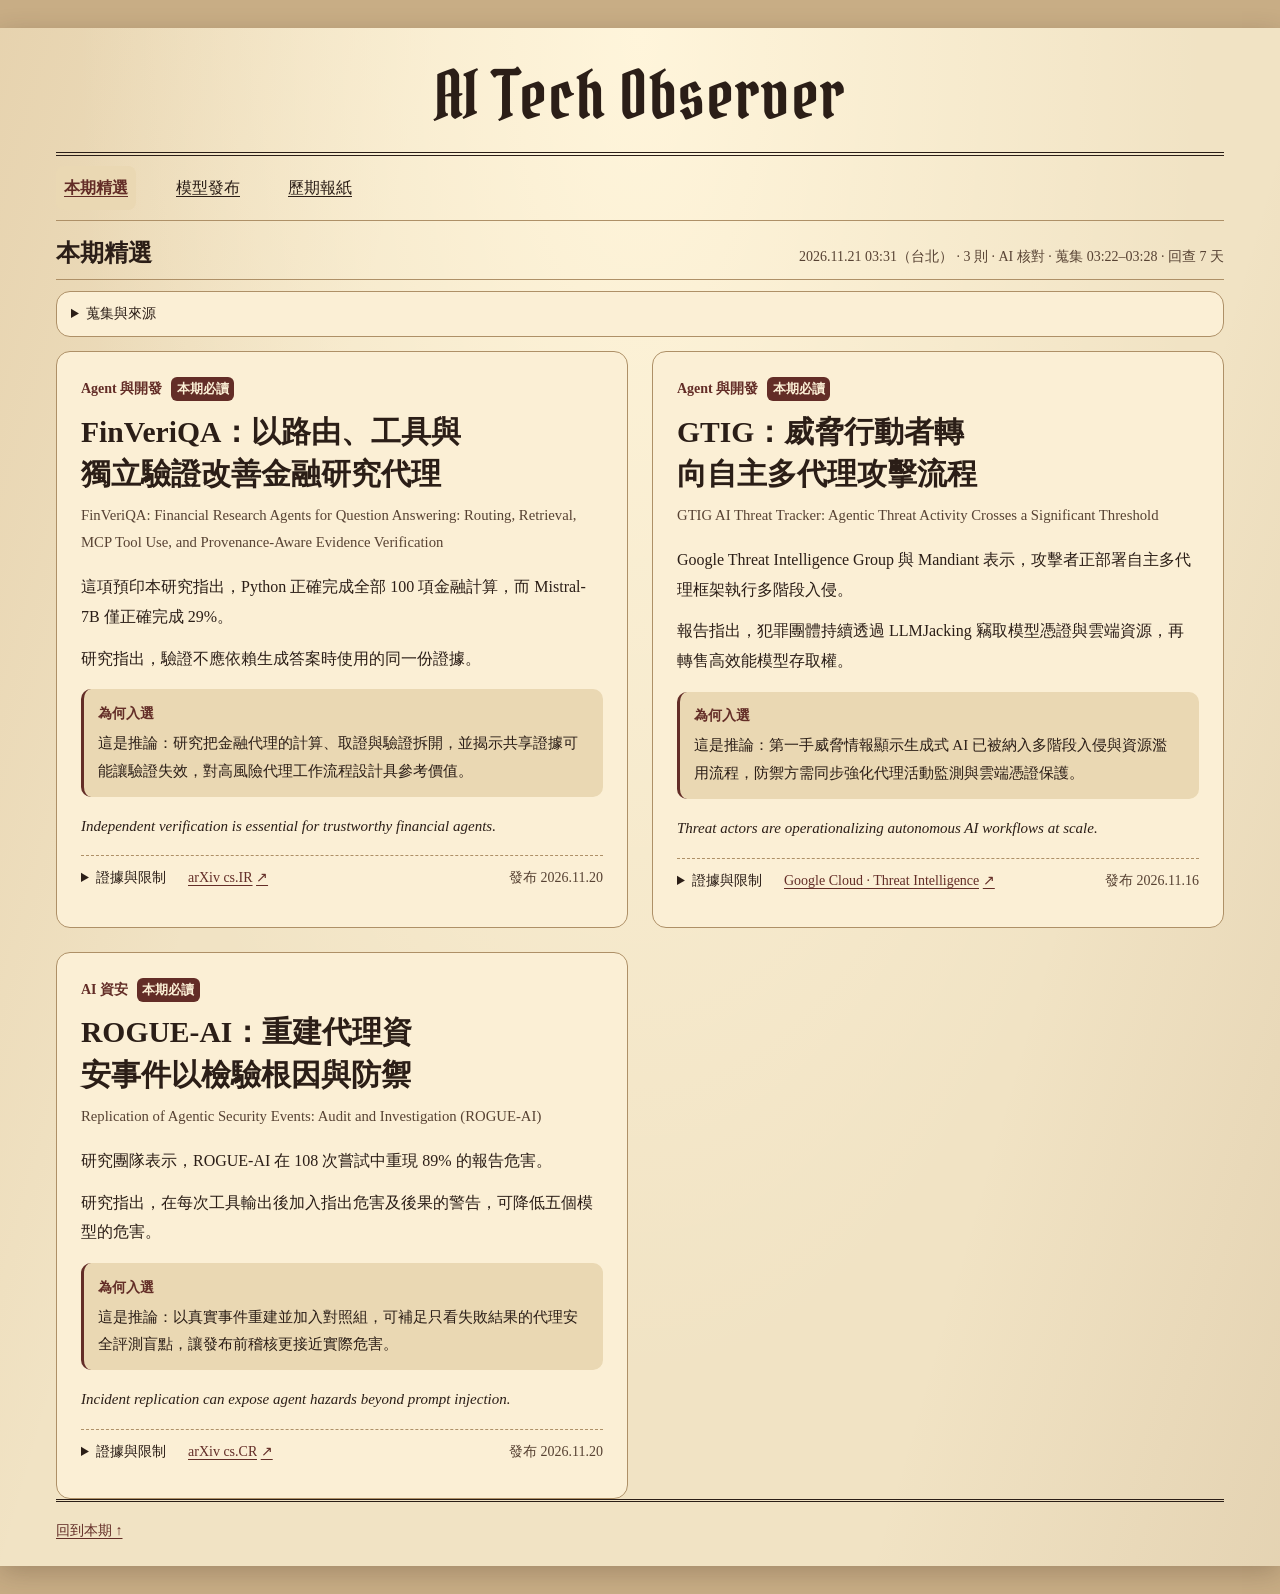
<file: index.html>
<!doctype html>
<html lang="zh-Hant-TW"><head><meta charset="utf-8"><meta name="viewport" content="width=device-width, initial-scale=1">
<meta http-equiv="Content-Security-Policy" content="default-src 'none'; style-src 'self'; script-src 'self'; font-src data:; img-src 'self'; connect-src 'none'; base-uri 'none'; form-action 'none'; object-src 'none'">
<meta name="referrer" content="no-referrer"><meta name="description" content="每兩天精選 AI 技術、Agent、RAG、資安與治理資訊，附可查證來源。">
<title>AI Tech Observer｜2026.11.21</title><link rel="stylesheet" href="assets/style.css"><script defer src="assets/app.js"></script></head>
<body><a class="skip-link" href="#latest">跳到本期文章</a><div class="paper"><header class="masthead">
<h1 lang="en"><a href="index.html">AI Tech Observer</a></h1></header>
<nav class="nav" aria-label="主要導覽"><a href="index.html" aria-current="page">本期精選</a><a href="releases/index.html">模型發布</a><a href="archive/index.html" id="archive">歷期報紙</a></nav>
<main><section id="latest" aria-labelledby="latest-title" tabindex="-1"><header class="section-heading reading-heading issue-heading"><h2 id="latest-title">本期精選</h2>
<p class="reading-meta"><time datetime="2026-11-20T19:31:51.470185+00:00"><span class="meta-full">2026.11.21 03:31（台北）</span><span class="meta-short">11.21</span></time> · 3 則 · AI 核對<span class="meta-coverage"> · 蒐集 03:22–03:28 · 回查 7 天</span></p></header>
<details class="coverage-notes"><summary>蒐集與來源</summary>
<p>期刊時間 2026.11.21 03:31（台北）</p>
<p>蒐集 2026.11.21 03:22 至 2026.11.21 03:28 · 回查 7 天</p><ul><li>OpenAI Newsroom：partial</li><li>數發部 · AI 產品與系統評測中心：failed</li><li>Australia AI Safety Institute：failed</li><li>Korea AI Safety Institute：failed</li></ul>
<search class="source-search" hidden><label for="source-query">搜尋本期來源</label>
<input id="source-query" type="search" placeholder="來源名稱或文章標題" spellcheck="false" autocorrect="off" autocapitalize="none" enterkeyhint="search">
<p id="source-search-status" role="status"></p></search>
<ul id="source-index" class="source-index"><li data-original-title="FinVeriQA: Financial Research Agents for Question Answering: Routing, Retrieval, MCP Tool Use, and Provenance-Aware Evidence Verification"><a href="#story-5ffc351eba205ee2b5cb">FinVeriQA：以路由、工具與獨立驗證改善金融研究代理</a><span>arXiv cs.IR</span></li><li data-original-title="GTIG AI Threat Tracker: Agentic Threat Activity Crosses a Significant Threshold"><a href="#story-19ffc913dde56b3a27cf">GTIG：威脅行動者轉向自主多代理攻擊流程</a><span>Google Cloud · Threat Intelligence</span></li><li data-original-title="Replication of Agentic Security Events: Audit and Investigation (ROGUE-AI)"><a href="#story-d8936dff35f46b41a481">ROGUE-AI：重建代理資安事件以檢驗根因與防禦</a><span>arXiv cs.CR</span></li></ul></details>
<div class="stories"><article class="story lead-story" id="story-5ffc351eba205ee2b5cb">
      <div class="story-kicker"><span>Agent 與開發</span><span class="tag essential">本期必讀</span></div>
      <h3>FinVeriQA：以路由、工具與獨立驗證改善金融研究代理</h3><p class="original-title" lang="en">FinVeriQA: Financial Research Agents for Question Answering: Routing, Retrieval, MCP Tool Use, and Provenance-Aware Evidence Verification</p>
      <div class="claim-text"><p>這項預印本研究指出，Python 正確完成全部 100 項金融計算，而 Mistral-7B 僅正確完成 29%。</p><p>研究指出，驗證不應依賴生成答案時使用的同一份證據。</p></div>
      <aside class="why"><strong>為何入選</strong><p>這是推論：研究把金融代理的計算、取證與驗證拆開，並揭示共享證據可能讓驗證失效，對高風險代理工作流程設計具參考價值。</p></aside>
      <p class="takeaway" lang="en">Independent verification is essential for trustworthy financial agents.</p>
      <footer class="source-line">
        <details class="story-evidence"><summary aria-label="證據與限制">證據<span class="meta-full">與限制</span></summary>
        <p>僅讀取 arXiv 摘要；研究為預印本，結果來自其作者所述實驗，未有本文全文或獨立重現。</p><p class="evidence-label">僅閱讀摘要 · 預印本・審查狀態未確認</p><blockquote cite="https://arxiv.org/abs/2611.25071">Mistral-7B computed 29% of 100 financial calculations correctly</blockquote><blockquote cite="https://arxiv.org/abs/2611.25071">Verification must be independent</blockquote>
        <p class="evidence-source">arXiv cs.IR · 2026.11.20</p></details>
        <a class="story-source" href="https://arxiv.org/abs/2611.25071" title="arXiv cs.IR" target="_blank" rel="noopener noreferrer"><span>arXiv cs.IR</span><span aria-hidden="true">↗</span></a>
        <span class="story-date"><span class="meta-full">發布 </span><time datetime="2026-11-20T05:00:00+00:00">2026.11.20</time></span>
      </footer>
    </article><article class="story lead-story" id="story-19ffc913dde56b3a27cf">
      <div class="story-kicker"><span>Agent 與開發</span><span class="tag essential">本期必讀</span></div>
      <h3>GTIG：威脅行動者轉向自主多代理攻擊流程</h3><p class="original-title" lang="en">GTIG AI Threat Tracker: Agentic Threat Activity Crosses a Significant Threshold</p>
      <div class="claim-text"><p>Google Threat Intelligence Group 與 Mandiant 表示，攻擊者正部署自主多代理框架執行多階段入侵。</p><p>報告指出，犯罪團體持續透過 LLMJacking 竊取模型憑證與雲端資源，再轉售高效能模型存取權。</p></div>
      <aside class="why"><strong>為何入選</strong><p>這是推論：第一手威脅情報顯示生成式 AI 已被納入多階段入侵與資源濫用流程，防禦方需同步強化代理活動監測與雲端憑證保護。</p></aside>
      <p class="takeaway" lang="en">Threat actors are operationalizing autonomous AI workflows at scale.</p>
      <footer class="source-line">
        <details class="story-evidence"><summary aria-label="證據與限制">證據<span class="meta-full">與限制</span></summary>
        <p>僅讀取 Google Threat Intelligence 網頁摘錄；內容為發布者依遙測與事件應變經驗提出的威脅評估，未提供完整方法與原始資料。</p><p class="evidence-label">已擷取網頁文字 · 第一手資料</p><blockquote cite="https://cloud.google.com/blog/topics/threat-intelligence/agentic-threat-activity-crosses-a-significant-threshold">autonomous multi-agent offensive frameworks</blockquote><blockquote cite="https://cloud.google.com/blog/topics/threat-intelligence/agentic-threat-activity-crosses-a-significant-threshold">profit from LLMJacking</blockquote>
        <p class="evidence-source">Google Cloud · Threat Intelligence · 2026.11.16</p></details>
        <a class="story-source" href="https://cloud.google.com/blog/topics/threat-intelligence/agentic-threat-activity-crosses-a-significant-threshold" title="Google Cloud · Threat Intelligence" target="_blank" rel="noopener noreferrer"><span>Google Cloud · Threat Intelligence</span><span aria-hidden="true">↗</span></a>
        <span class="story-date"><span class="meta-full">發布 </span><time datetime="2026-11-16T14:00:00+00:00">2026.11.16</time></span>
      </footer>
    </article><article class="story lead-story" id="story-d8936dff35f46b41a481">
      <div class="story-kicker"><span>AI 資安</span><span class="tag essential">本期必讀</span></div>
      <h3>ROGUE-AI：重建代理資安事件以檢驗根因與防禦</h3><p class="original-title" lang="en">Replication of Agentic Security Events: Audit and Investigation (ROGUE-AI)</p>
      <div class="claim-text"><p>研究團隊表示，ROGUE-AI 在 108 次嘗試中重現 89% 的報告危害。</p><p>研究指出，在每次工具輸出後加入指出危害及後果的警告，可降低五個模型的危害。</p></div>
      <aside class="why"><strong>為何入選</strong><p>這是推論：以真實事件重建並加入對照組，可補足只看失敗結果的代理安全評測盲點，讓發布前稽核更接近實際危害。</p></aside>
      <p class="takeaway" lang="en">Incident replication can expose agent hazards beyond prompt injection.</p>
      <footer class="source-line">
        <details class="story-evidence"><summary aria-label="證據與限制">證據<span class="meta-full">與限制</span></summary>
        <p>僅讀取 arXiv 摘要；研究為預印本，事件重建結果與模型範圍受作者設定的 108 次案例及五個模型限制。</p><p class="evidence-label">僅閱讀摘要 · 預印本・審查狀態未確認</p><blockquote cite="https://arxiv.org/abs/2611.26553">reproduce the reported harm in 89%</blockquote><blockquote cite="https://arxiv.org/abs/2611.26553">warning after each tool output</blockquote>
        <p class="evidence-source">arXiv cs.CR · 2026.11.20</p></details>
        <a class="story-source" href="https://arxiv.org/abs/2611.26553" title="arXiv cs.CR" target="_blank" rel="noopener noreferrer"><span>arXiv cs.CR</span><span aria-hidden="true">↗</span></a>
        <span class="story-date"><span class="meta-full">發布 </span><time datetime="2026-11-20T05:00:00+00:00">2026.11.20</time></span>
      </footer>
    </article></div></section></main>
<footer class="paper-footer"><a href="#latest">回到本期 ↑</a></footer></div></body></html>
</file>
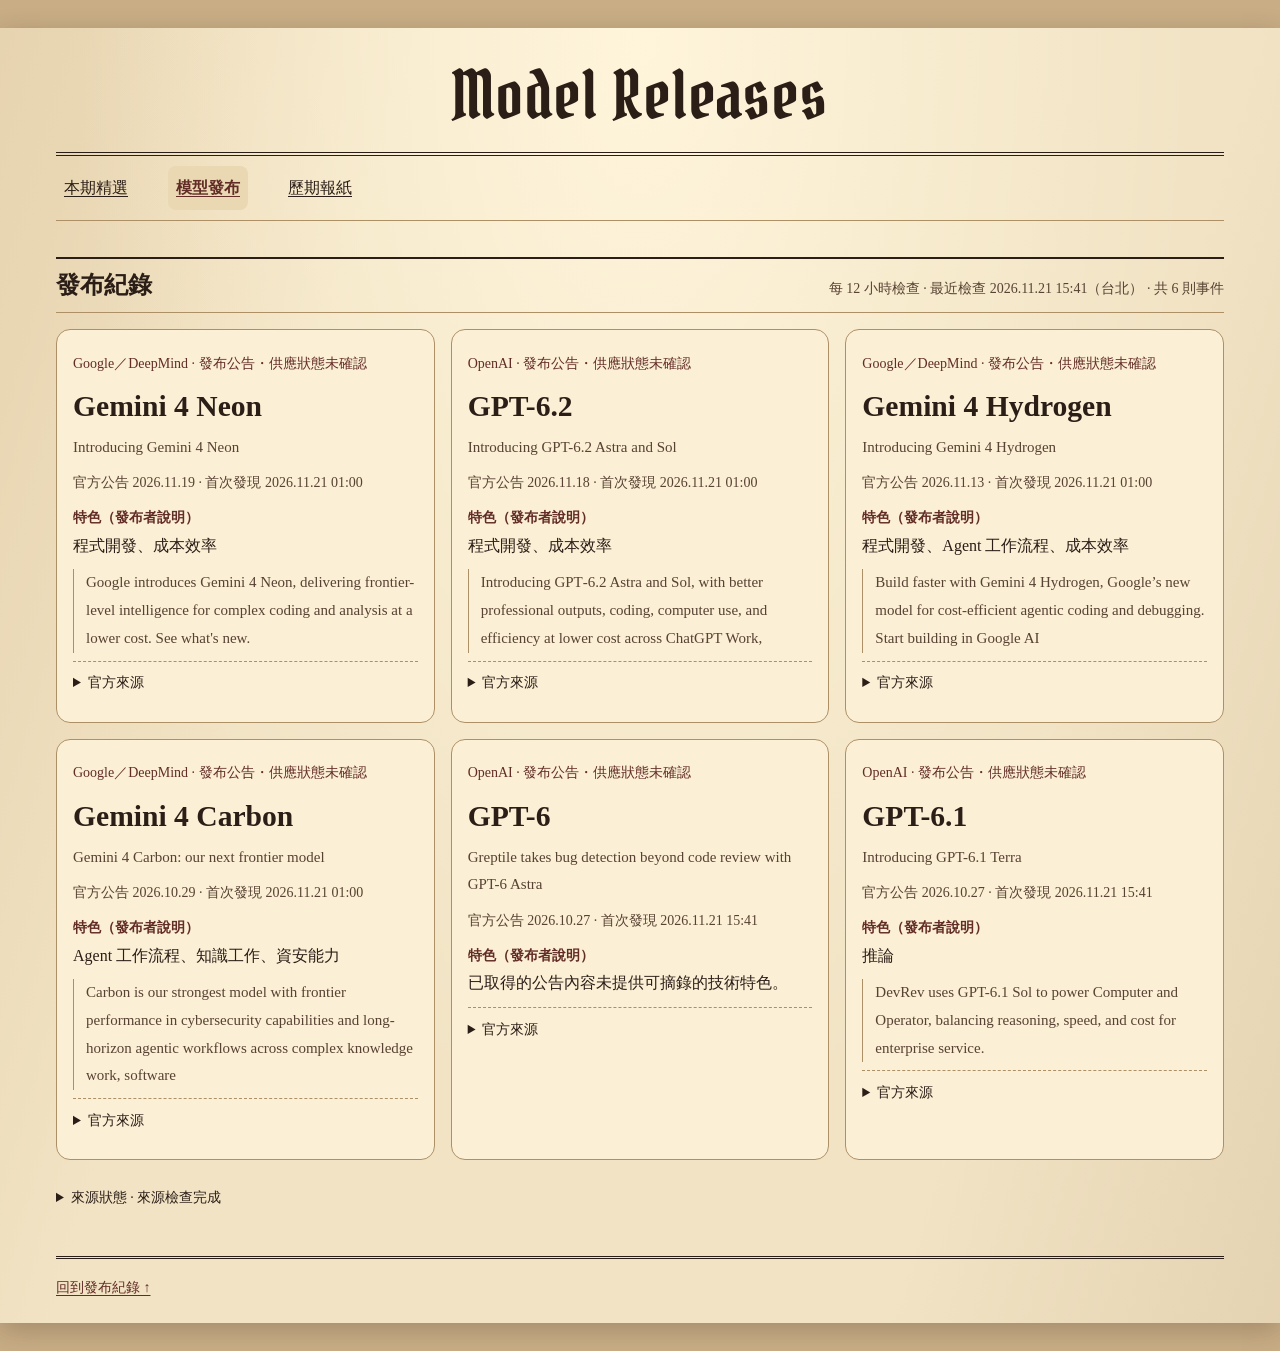
<file: releases/index.html>
<!doctype html><html lang="zh-Hant-TW"><head><meta charset="utf-8"><meta name="viewport" content="width=device-width, initial-scale=1">
<meta http-equiv="Content-Security-Policy" content="default-src 'none'; style-src 'self'; font-src data:; img-src 'self'; connect-src 'none'; base-uri 'none'; form-action 'none'; object-src 'none'">
<meta name="referrer" content="no-referrer"><title>Model Releases｜AI Tech Observer</title><link rel="stylesheet" href="../assets/style.css"></head>
<body><a class="skip-link" href="#model-releases">跳到發布紀錄</a><div class="paper"><header class="masthead"><h1 lang="en">Model Releases</h1></header>
<nav class="nav" aria-label="主要導覽"><a href="../index.html">本期精選</a><a href="index.html" aria-current="page">模型發布</a><a href="../archive/index.html">歷期報紙</a></nav><main><section class="model-releases" id="model-releases" aria-labelledby="releases-title" tabindex="-1"><header class="section-heading reading-heading"><h2 id="releases-title">發布紀錄</h2>
<p class="reading-meta release-status">每 12 小時<span class="meta-full">檢查</span> · <span class="meta-full">最近檢查 </span><time datetime="2026-11-21T07:41:57.641152+00:00"><span class="meta-full">2026.11.21 15:41（台北）</span><span class="meta-short">11.21 15:41</span></time><span class="meta-full"> · 共 6 則事件</span></p></header>
<div class="release-grid"><article class="release-card" id="model-c19b49d09e2fc3d4ced1">
<p class="release-kicker">Google／DeepMind · 發布公告・供應狀態未確認</p>
<h3>Gemini 4 Neon</h3>
<p class="release-title">Introducing Gemini 4 Neon</p>
<p class="release-date">官方公告 2026.11.19 · 首次發現 2026.11.21 01:00</p>
<p class="release-feature"><strong>特色（發布者說明）</strong> 程式開發、成本效率</p><blockquote class="feature-quote" cite="https://blog.google/innovation-and-ai/models-and-research/gemini-models/introducing-gemini-4-neon/">Google introduces Gemini 4 Neon, delivering frontier-level intelligence for complex coding and analysis at a lower cost. See what&#x27;s new.</blockquote>
<details><summary>官方來源</summary><ul><li><a href="https://blog.google/innovation-and-ai/models-and-research/gemini-models/introducing-gemini-4-neon/" target="_blank" rel="noopener noreferrer">Introducing Gemini 4 Neon</a><p>官方公告 2026.11.19 · 已擷取網頁文字</p></li></ul></details></article><article class="release-card" id="model-9075961c66e4d0e620cb">
<p class="release-kicker">OpenAI · 發布公告・供應狀態未確認</p>
<h3>GPT-6.2</h3>
<p class="release-title">Introducing GPT-6.2 Astra and Sol</p>
<p class="release-date">官方公告 2026.11.18 · 首次發現 2026.11.21 01:00</p>
<p class="release-feature"><strong>特色（發布者說明）</strong> 程式開發、成本效率</p><blockquote class="feature-quote" cite="https://openai.com/index/introducing-gpt-6-2-astra-sol/">Introducing GPT‑6.2 Astra and Sol, with better professional outputs, coding, computer use, and efficiency at lower cost across ChatGPT Work,</blockquote>
<details><summary>官方來源</summary><ul><li><a href="https://openai.com/index/introducing-gpt-6-2-astra-sol/" target="_blank" rel="noopener noreferrer">Introducing GPT-6.2 Astra and Sol</a><p>官方公告 2026.11.18 · 已擷取網頁文字</p></li><li><a href="https://openai.com/index/introducing-gpt-6-2-astra-sol" target="_blank" rel="noopener noreferrer">Introducing GPT-6.2 Astra and Sol</a><p>官方公告 2026.11.18 · 僅閱讀官方 Feed 摘錄</p><blockquote cite="https://openai.com/index/introducing-gpt-6-2-astra-sol">Introducing GPT‑6.2 Astra and Sol, with better professional outputs, coding, computer use, and efficiency at lower cost across ChatGPT Work,</blockquote></li></ul></details></article><article class="release-card" id="model-27c472d9db36afff149d">
<p class="release-kicker">Google／DeepMind · 發布公告・供應狀態未確認</p>
<h3>Gemini 4 Hydrogen</h3>
<p class="release-title">Introducing Gemini 4 Hydrogen</p>
<p class="release-date">官方公告 2026.11.13 · 首次發現 2026.11.21 01:00</p>
<p class="release-feature"><strong>特色（發布者說明）</strong> 程式開發、Agent 工作流程、成本效率</p><blockquote class="feature-quote" cite="https://blog.google/innovation-and-ai/technology/developers-tools/build-with-gemini-4-hydrogen/">Build faster with Gemini 4 Hydrogen, Google’s new model for cost-efficient agentic coding and debugging. Start building in Google AI</blockquote>
<details><summary>官方來源</summary><ul><li><a href="https://blog.google/innovation-and-ai/technology/developers-tools/build-with-gemini-4-hydrogen/" target="_blank" rel="noopener noreferrer">Gemini 4 Hydrogen: everyday coding and agentic workflows for developers</a><p>官方公告 2026.11.13 · 已擷取網頁文字</p></li><li><a href="https://blog.google/innovation-and-ai/models-and-research/gemini-models/introducing-gemini-4-hydrogen/" target="_blank" rel="noopener noreferrer">Introducing Gemini 4 Hydrogen</a><p>官方公告 2026.11.13 · 已擷取網頁文字</p><blockquote cite="https://blog.google/innovation-and-ai/models-and-research/gemini-models/introducing-gemini-4-hydrogen/">Google introduces Gemini 4 Hydrogen, a fast, cost-efficient model built for reliable agentic workflows and everyday tasks. Get the details.</blockquote></li></ul></details></article><article class="release-card" id="model-f093c948888ae6063556">
<p class="release-kicker">Google／DeepMind · 發布公告・供應狀態未確認</p>
<h3>Gemini 4 Carbon</h3>
<p class="release-title">Gemini 4 Carbon: our next frontier model</p>
<p class="release-date">官方公告 2026.10.29 · 首次發現 2026.11.21 01:00</p>
<p class="release-feature"><strong>特色（發布者說明）</strong> Agent 工作流程、知識工作、資安能力</p><blockquote class="feature-quote" cite="https://blog.google/innovation-and-ai/models-and-research/gemini-models/gemini-4-carbon-now-available/">Carbon is our strongest model with frontier performance in cybersecurity capabilities and long-horizon agentic workflows across complex knowledge work, software</blockquote>
<details><summary>官方來源</summary><ul><li><a href="https://blog.google/innovation-and-ai/models-and-research/gemini-models/gemini-4-carbon-now-available/" target="_blank" rel="noopener noreferrer">Gemini 4 Carbon is now available</a><p>官方公告 2026.11.11 · 已擷取網頁文字</p></li><li><a href="https://blog.google/innovation-and-ai/models-and-research/gemini-models/introducing-gemini-4-carbon/" target="_blank" rel="noopener noreferrer">Gemini 4 Carbon: our next frontier model</a><p>官方公告 2026.10.29 · 已擷取網頁文字</p><blockquote cite="https://blog.google/innovation-and-ai/models-and-research/gemini-models/introducing-gemini-4-carbon/">It shows significant gains across coding and agentic tasks as well as across key capabilities critical for cybersecurity defense, landing</blockquote></li></ul></details></article><article class="release-card" id="model-62c8a0fd0dfec2737291">
<p class="release-kicker">OpenAI · 發布公告・供應狀態未確認</p>
<h3>GPT-6</h3>
<p class="release-title">Greptile takes bug detection beyond code review with GPT-6 Astra</p>
<p class="release-date">官方公告 2026.10.27 · 首次發現 2026.11.21 15:41</p>
<p class="release-feature"><strong>特色（發布者說明）</strong> 已取得的公告內容未提供可摘錄的技術特色。</p>
<details><summary>官方來源</summary><ul><li><a href="https://openai.com/index/greptile-code-review-codex-astra/" target="_blank" rel="noopener noreferrer">Greptile takes bug detection beyond code review with GPT-6 Astra</a><p>官方公告 2026.10.27 · 已擷取網頁文字</p><blockquote cite="https://openai.com/index/greptile-code-review-codex-astra/">OpenAI October 26, 2026 Startup Greptile takes bug detection beyond code review with GPT‑6 Astra How Greptile uses GPT‑6 Astra</blockquote></li></ul></details></article><article class="release-card" id="model-8dcf1cf3661a0d83661c">
<p class="release-kicker">OpenAI · 發布公告・供應狀態未確認</p>
<h3>GPT-6.1</h3>
<p class="release-title">Introducing GPT-6.1 Terra</p>
<p class="release-date">官方公告 2026.10.27 · 首次發現 2026.11.21 15:41</p>
<p class="release-feature"><strong>特色（發布者說明）</strong> 推論</p><blockquote class="feature-quote" cite="https://openai.com/index/devrev-enterprise-self-service/">DevRev uses GPT-6.1 Sol to power Computer and Operator, balancing reasoning, speed, and cost for enterprise service.</blockquote>
<details><summary>官方來源</summary><ul><li><a href="https://openai.com/index/devrev-enterprise-self-service/" target="_blank" rel="noopener noreferrer">DevRev delivers autonomous self-service with GPT-6.1 Sol</a><p>官方公告 2026.11.04 · 已擷取網頁文字</p></li><li><a href="https://openai.com/index/introducing-gpt-6-1-terra/" target="_blank" rel="noopener noreferrer">Introducing GPT-6.1 Terra</a><p>官方公告 2026.10.27 · 已擷取網頁文字</p><blockquote cite="https://openai.com/index/introducing-gpt-6-1-terra/">introducing GPT-6.1 Terra , a fast, efficient model that combines detailed visual reasoning and precise computer use alongside clearer, more</blockquote></li></ul></details></article></div>
<details class="release-health"><summary>來源狀態 · 來源檢查完成</summary><p>最近檢查 2026.11.21 15:41（台北） · 共 6 則事件</p><ul><li>OpenAI Newsroom：已檢查</li><li>Anthropic News：已檢查</li><li>Google DeepMind Blog：已檢查</li><li>Google Blog · Gemini Models：已檢查</li><li>Meta AI Blog：已檢查</li><li>DeepSeek Change Log：已檢查</li><li>Qwen Official Research Index：已檢查</li><li>Qwen Official Model Repositories：已檢查</li></ul>
<p>特色來自發布者公告。公告日期、供應狀態與授權以原文為準。</p></details></section></main>
<footer class="paper-footer"><a href="#model-releases">回到發布紀錄 ↑</a></footer></div></body></html>
</file>
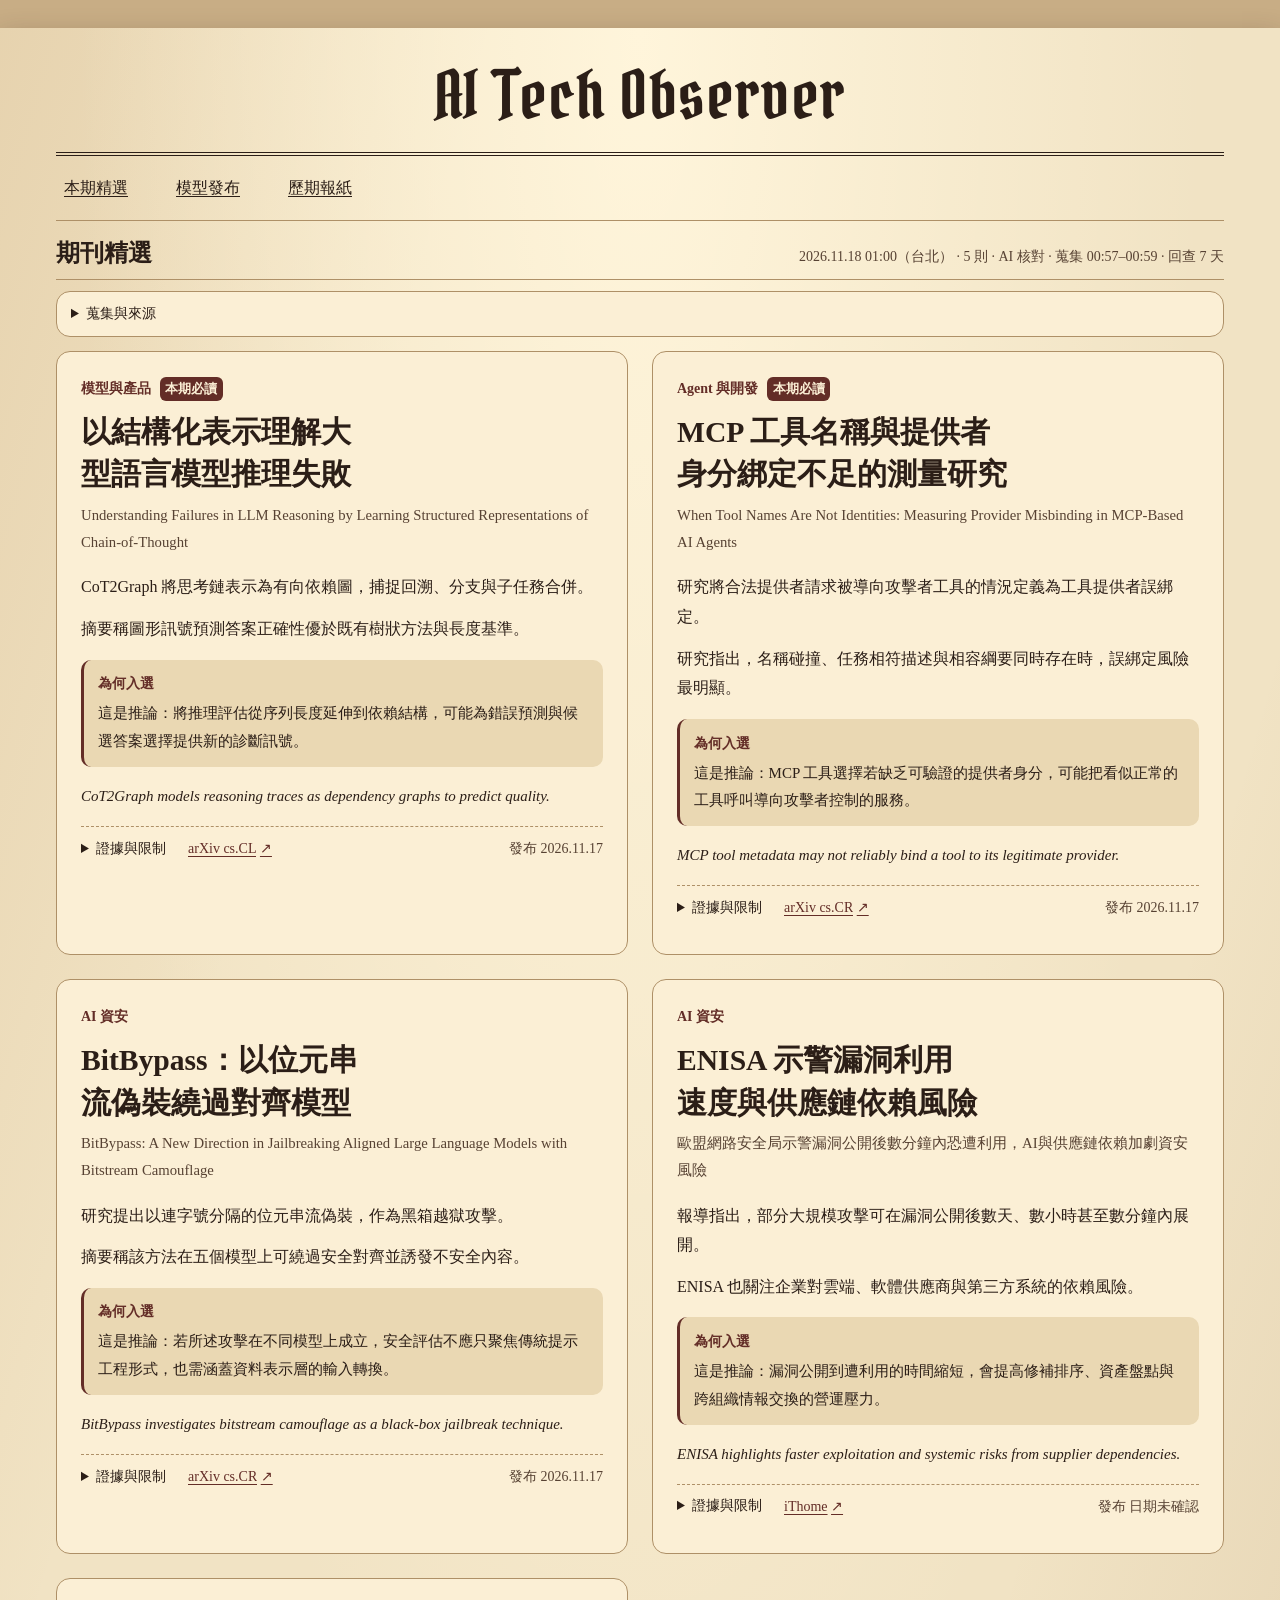
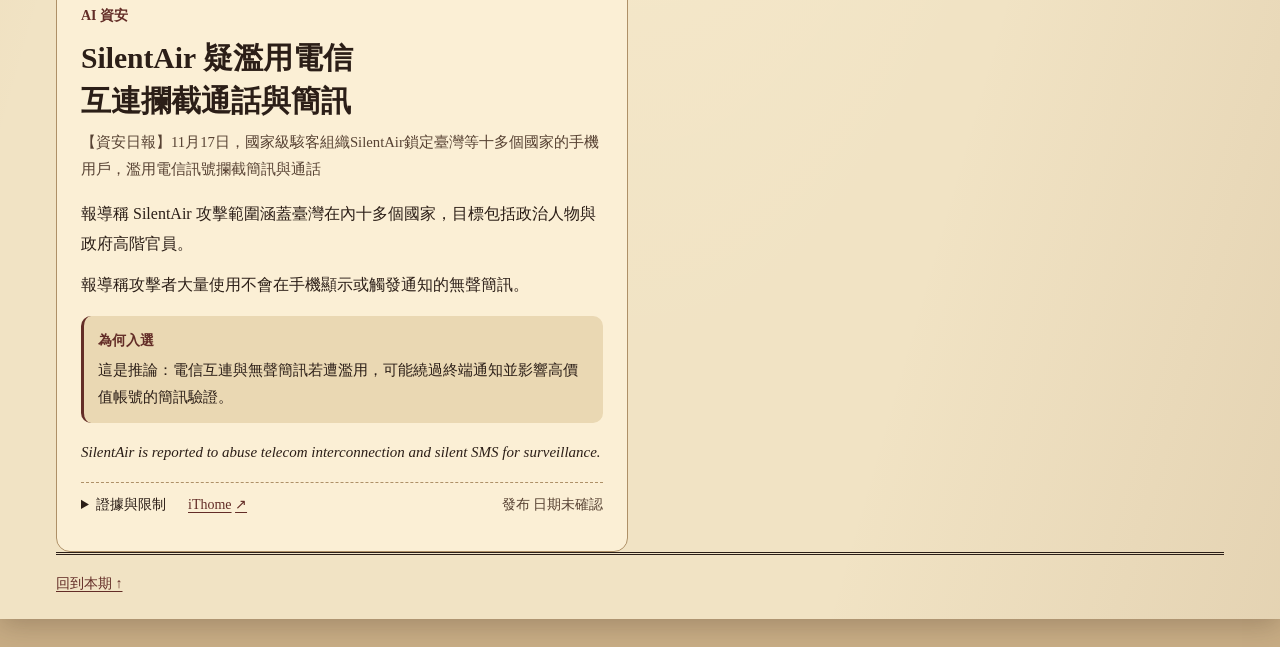
<file: issues/issue-1548b72e7cf8984d/index.html>
<!doctype html>
<html lang="zh-Hant-TW"><head><meta charset="utf-8"><meta name="viewport" content="width=device-width, initial-scale=1">
<meta http-equiv="Content-Security-Policy" content="default-src 'none'; style-src 'self'; script-src 'self'; font-src data:; img-src 'self'; connect-src 'none'; base-uri 'none'; form-action 'none'; object-src 'none'">
<meta name="referrer" content="no-referrer"><meta name="description" content="每兩天精選 AI 技術、Agent、RAG、資安與治理資訊，附可查證來源。">
<title>AI Tech Observer｜2026.11.18</title><link rel="stylesheet" href="../../assets/style.css"><script defer src="../../assets/app.js"></script></head>
<body><a class="skip-link" href="#latest">跳到本期文章</a><div class="paper"><header class="masthead">
<h1 lang="en"><a href="../../index.html">AI Tech Observer</a></h1></header>
<nav class="nav" aria-label="主要導覽"><a href="../../index.html">本期精選</a><a href="../../releases/index.html">模型發布</a><a href="../../archive/index.html">歷期報紙</a></nav>
<main><section id="latest" aria-labelledby="latest-title" tabindex="-1"><header class="section-heading reading-heading issue-heading"><h2 id="latest-title">期刊精選</h2>
<p class="reading-meta"><time datetime="2026-11-17T17:00:00.925080+00:00"><span class="meta-full">2026.11.18 01:00（台北）</span><span class="meta-short">11.18</span></time> · 5 則 · AI 核對<span class="meta-coverage"> · 蒐集 00:57–00:59 · 回查 7 天</span></p></header>
<details class="coverage-notes"><summary>蒐集與來源</summary>
<p>期刊時間 2026.11.18 01:00（台北）</p>
<p>蒐集 2026.11.18 00:57 至 2026.11.18 00:59 · 回查 7 天</p><ul><li>OpenAI Newsroom：partial</li></ul>
<search class="source-search" hidden><label for="source-query">搜尋本期來源</label>
<input id="source-query" type="search" placeholder="來源名稱或文章標題" spellcheck="false" autocorrect="off" autocapitalize="none" enterkeyhint="search">
<p id="source-search-status" role="status"></p></search>
<ul id="source-index" class="source-index"><li data-original-title="Understanding Failures in LLM Reasoning by Learning Structured Representations of Chain-of-Thought"><a href="#story-6f3a37a6cb5a63295b57">以結構化表示理解大型語言模型推理失敗</a><span>arXiv cs.CL</span></li><li data-original-title="When Tool Names Are Not Identities: Measuring Provider Misbinding in MCP-Based AI Agents"><a href="#story-ed636a10bf61a76db570">MCP 工具名稱與提供者身分綁定不足的測量研究</a><span>arXiv cs.CR</span></li><li data-original-title="BitBypass: A New Direction in Jailbreaking Aligned Large Language Models with Bitstream Camouflage"><a href="#story-3fdbf4f9b178be4c802b">BitBypass：以位元串流偽裝繞過對齊模型</a><span>arXiv cs.CR</span></li><li data-original-title="歐盟網路安全局示警漏洞公開後數分鐘內恐遭利用，AI與供應鏈依賴加劇資安風險"><a href="#story-40868db9f48389b1e724">ENISA 示警漏洞利用速度與供應鏈依賴風險</a><span>iThome</span></li><li data-original-title="【資安日報】11月17日，國家級駭客組織SilentAir鎖定臺灣等十多個國家的手機用戶，濫用電信訊號攔截簡訊與通話"><a href="#story-0671ed41fcad32c95145">SilentAir 疑濫用電信互連攔截通話與簡訊</a><span>iThome</span></li></ul></details>
<div class="stories"><article class="story lead-story" id="story-6f3a37a6cb5a63295b57">
      <div class="story-kicker"><span>模型與產品</span><span class="tag essential">本期必讀</span></div>
      <h3>以結構化表示理解大型語言模型推理失敗</h3><p class="original-title" lang="en">Understanding Failures in LLM Reasoning by Learning Structured Representations of Chain-of-Thought</p>
      <div class="claim-text"><p>CoT2Graph 將思考鏈表示為有向依賴圖，捕捉回溯、分支與子任務合併。</p><p>摘要稱圖形訊號預測答案正確性優於既有樹狀方法與長度基準。</p></div>
      <aside class="why"><strong>為何入選</strong><p>這是推論：將推理評估從序列長度延伸到依賴結構，可能為錯誤預測與候選答案選擇提供新的診斷訊號。</p></aside>
      <p class="takeaway" lang="en">CoT2Graph models reasoning traces as dependency graphs to predict quality.</p>
      <footer class="source-line">
        <details class="story-evidence"><summary aria-label="證據與限制">證據<span class="meta-full">與限制</span></summary>
        <p>僅讀取預印本摘要；未核驗模型、資料集、比較基準與效果是否可重現。</p><p class="evidence-label">僅閱讀摘要 · 預印本・審查狀態未確認</p><blockquote cite="https://arxiv.org/abs/2611.18611">represents CoT traces as directed dependency graphs</blockquote><blockquote cite="https://arxiv.org/abs/2611.18611">graph-based signals better predict</blockquote>
        <p class="evidence-source">arXiv cs.CL · 2026.11.17</p></details>
        <a class="story-source" href="https://arxiv.org/abs/2611.18611" title="arXiv cs.CL" target="_blank" rel="noopener noreferrer"><span>arXiv cs.CL</span><span aria-hidden="true">↗</span></a>
        <span class="story-date"><span class="meta-full">發布 </span><time datetime="2026-11-17T05:00:00+00:00">2026.11.17</time></span>
      </footer>
    </article><article class="story lead-story" id="story-ed636a10bf61a76db570">
      <div class="story-kicker"><span>Agent 與開發</span><span class="tag essential">本期必讀</span></div>
      <h3>MCP 工具名稱與提供者身分綁定不足的測量研究</h3><p class="original-title" lang="en">When Tool Names Are Not Identities: Measuring Provider Misbinding in MCP-Based AI Agents</p>
      <div class="claim-text"><p>研究將合法提供者請求被導向攻擊者工具的情況定義為工具提供者誤綁定。</p><p>研究指出，名稱碰撞、任務相符描述與相容綱要同時存在時，誤綁定風險最明顯。</p></div>
      <aside class="why"><strong>為何入選</strong><p>這是推論：MCP 工具選擇若缺乏可驗證的提供者身分，可能把看似正常的工具呼叫導向攻擊者控制的服務。</p></aside>
      <p class="takeaway" lang="en">MCP tool metadata may not reliably bind a tool to its legitimate provider.</p>
      <footer class="source-line">
        <details class="story-evidence"><summary aria-label="證據與限制">證據<span class="meta-full">與限制</span></summary>
        <p>僅讀取預印本摘要；實驗在受控 MCP 環境進行，未證明所有實際部署皆有相同風險。</p><p class="evidence-label">僅閱讀摘要 · 預印本・審查狀態未確認</p><blockquote cite="https://arxiv.org/abs/2611.21577">tool-provider misbinding</blockquote><blockquote cite="https://arxiv.org/abs/2611.21577">exact-name collision, task-aligned description</blockquote>
        <p class="evidence-source">arXiv cs.CR · 2026.11.17</p></details>
        <a class="story-source" href="https://arxiv.org/abs/2611.21577" title="arXiv cs.CR" target="_blank" rel="noopener noreferrer"><span>arXiv cs.CR</span><span aria-hidden="true">↗</span></a>
        <span class="story-date"><span class="meta-full">發布 </span><time datetime="2026-11-17T05:00:00+00:00">2026.11.17</time></span>
      </footer>
    </article><article class="story " id="story-3fdbf4f9b178be4c802b">
      <div class="story-kicker"><span>AI 資安</span></div>
      <h3>BitBypass：以位元串流偽裝繞過對齊模型</h3><p class="original-title" lang="en">BitBypass: A New Direction in Jailbreaking Aligned Large Language Models with Bitstream Camouflage</p>
      <div class="claim-text"><p>研究提出以連字號分隔的位元串流偽裝，作為黑箱越獄攻擊。</p><p>摘要稱該方法在五個模型上可繞過安全對齊並誘發不安全內容。</p></div>
      <aside class="why"><strong>為何入選</strong><p>這是推論：若所述攻擊在不同模型上成立，安全評估不應只聚焦傳統提示工程形式，也需涵蓋資料表示層的輸入轉換。</p></aside>
      <p class="takeaway" lang="en">BitBypass investigates bitstream camouflage as a black-box jailbreak technique.</p>
      <footer class="source-line">
        <details class="story-evidence"><summary aria-label="證據與限制">證據<span class="meta-full">與限制</span></summary>
        <p>僅讀取預印本摘要；研究結果尚未經獨立驗證，且攻擊細節與實際防禦成本未完整呈現。</p><p class="evidence-label">僅閱讀摘要 · 預印本・審查狀態未確認</p><blockquote cite="https://arxiv.org/abs/2506.02479">hyphen-separated bitstream camouflage</blockquote><blockquote cite="https://arxiv.org/abs/2506.02479">bypassing their safety alignment</blockquote>
        <p class="evidence-source">arXiv cs.CR · 2026.11.17</p></details>
        <a class="story-source" href="https://arxiv.org/abs/2506.02479" title="arXiv cs.CR" target="_blank" rel="noopener noreferrer"><span>arXiv cs.CR</span><span aria-hidden="true">↗</span></a>
        <span class="story-date"><span class="meta-full">發布 </span><time datetime="2026-11-17T05:00:00+00:00">2026.11.17</time></span>
      </footer>
    </article><article class="story " id="story-40868db9f48389b1e724">
      <div class="story-kicker"><span>AI 資安</span></div>
      <h3>ENISA 示警漏洞利用速度與供應鏈依賴風險</h3><p class="original-title" lang="zh-TW">歐盟網路安全局示警漏洞公開後數分鐘內恐遭利用，AI與供應鏈依賴加劇資安風險</p>
      <div class="claim-text"><p>報導指出，部分大規模攻擊可在漏洞公開後數天、數小時甚至數分鐘內展開。</p><p>ENISA 也關注企業對雲端、軟體供應商與第三方系統的依賴風險。</p></div>
      <aside class="why"><strong>為何入選</strong><p>這是推論：漏洞公開到遭利用的時間縮短，會提高修補排序、資產盤點與跨組織情報交換的營運壓力。</p></aside>
      <p class="takeaway" lang="en">ENISA highlights faster exploitation and systemic risks from supplier dependencies.</p>
      <footer class="source-line">
        <details class="story-evidence"><summary aria-label="證據與限制">證據<span class="meta-full">與限制</span></summary>
        <p>此篇為 iThome 二手報導，未直接讀取 ENISA 報告；摘要未提供個別漏洞或事件的驗證資料。</p><p class="evidence-label">已擷取網頁文字 · 二手報導</p><blockquote cite="https://www.ithome.com.tw/news/180493">甚至數分鐘內利用漏洞</blockquote><blockquote cite="https://www.ithome.com.tw/news/180493">企業對外部技術與服務的依賴</blockquote>
        <p class="evidence-source">iThome · 日期未確認</p></details>
        <a class="story-source" href="https://www.ithome.com.tw/news/180493" title="iThome" target="_blank" rel="noopener noreferrer"><span>iThome</span><span aria-hidden="true">↗</span></a>
        <span class="story-date"><span class="meta-full">發布 </span><span>日期未確認</span></span>
      </footer>
    </article><article class="story " id="story-0671ed41fcad32c95145">
      <div class="story-kicker"><span>AI 資安</span></div>
      <h3>SilentAir 疑濫用電信互連攔截通話與簡訊</h3><p class="original-title" lang="zh-TW">【資安日報】11月17日，國家級駭客組織SilentAir鎖定臺灣等十多個國家的手機用戶，濫用電信訊號攔截簡訊與通話</p>
      <div class="claim-text"><p>報導稱 SilentAir 攻擊範圍涵蓋臺灣在內十多個國家，目標包括政治人物與政府高階官員。</p><p>報導稱攻擊者大量使用不會在手機顯示或觸發通知的無聲簡訊。</p></div>
      <aside class="why"><strong>為何入選</strong><p>這是推論：電信互連與無聲簡訊若遭濫用，可能繞過終端通知並影響高價值帳號的簡訊驗證。</p></aside>
      <p class="takeaway" lang="en">SilentAir is reported to abuse telecom interconnection and silent SMS for surveillance.</p>
      <footer class="source-line">
        <details class="story-evidence"><summary aria-label="證據與限制">證據<span class="meta-full">與限制</span></summary>
        <p>此篇為 iThome 二手整理，且歸因為電信資安業者 Enea 的揭露；未有獨立鑑識資料。</p><p class="evidence-label">已擷取網頁文字 · 二手報導</p><blockquote cite="https://www.ithome.com.tw/news/180566">攻擊範圍涵蓋臺灣在內十多個國家</blockquote><blockquote cite="https://www.ithome.com.tw/news/180566">不會在手機顯示或觸發通知</blockquote>
        <p class="evidence-source">iThome · 日期未確認</p></details>
        <a class="story-source" href="https://www.ithome.com.tw/news/180566" title="iThome" target="_blank" rel="noopener noreferrer"><span>iThome</span><span aria-hidden="true">↗</span></a>
        <span class="story-date"><span class="meta-full">發布 </span><span>日期未確認</span></span>
      </footer>
    </article></div></section></main>
<footer class="paper-footer"><a href="#latest">回到本期 ↑</a></footer></div></body></html>
</file>
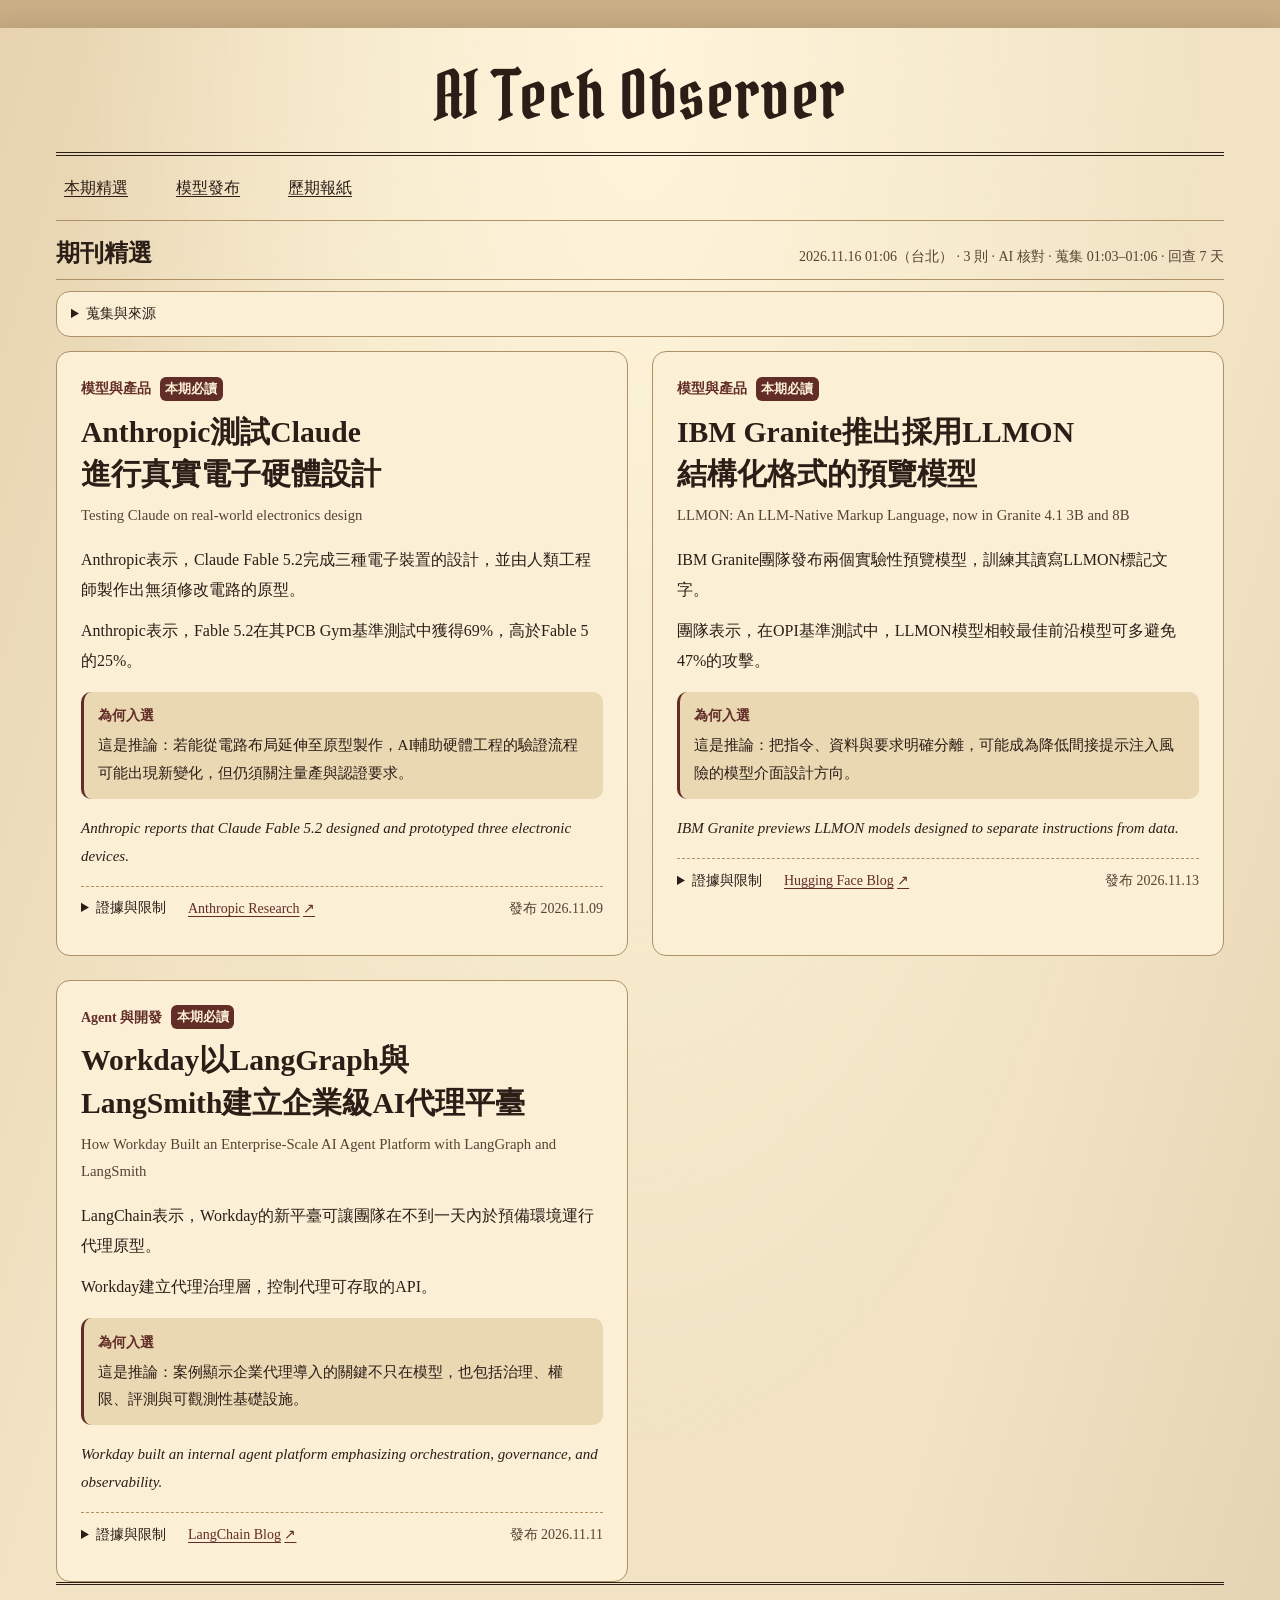
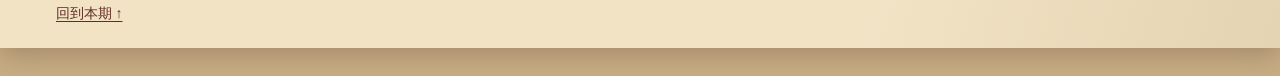
<file: issues/issue-342d6b24ca037172/index.html>
<!doctype html>
<html lang="zh-Hant-TW"><head><meta charset="utf-8"><meta name="viewport" content="width=device-width, initial-scale=1">
<meta http-equiv="Content-Security-Policy" content="default-src 'none'; style-src 'self'; script-src 'self'; font-src data:; img-src 'self'; connect-src 'none'; base-uri 'none'; form-action 'none'; object-src 'none'">
<meta name="referrer" content="no-referrer"><meta name="description" content="每兩天精選 AI 技術、Agent、RAG、資安與治理資訊，附可查證來源。">
<title>AI Tech Observer｜2026.11.16</title><link rel="stylesheet" href="../../assets/style.css"><script defer src="../../assets/app.js"></script></head>
<body><a class="skip-link" href="#latest">跳到本期文章</a><div class="paper"><header class="masthead">
<h1 lang="en"><a href="../../index.html">AI Tech Observer</a></h1></header>
<nav class="nav" aria-label="主要導覽"><a href="../../index.html">本期精選</a><a href="../../releases/index.html">模型發布</a><a href="../../archive/index.html">歷期報紙</a></nav>
<main><section id="latest" aria-labelledby="latest-title" tabindex="-1"><header class="section-heading reading-heading issue-heading"><h2 id="latest-title">期刊精選</h2>
<p class="reading-meta"><time datetime="2026-11-15T17:06:40.585611+00:00"><span class="meta-full">2026.11.16 01:06（台北）</span><span class="meta-short">11.16</span></time> · 3 則 · AI 核對<span class="meta-coverage"> · 蒐集 01:03–01:06 · 回查 7 天</span></p></header>
<details class="coverage-notes"><summary>蒐集與來源</summary>
<p>期刊時間 2026.11.16 01:06（台北）</p>
<p>蒐集 2026.11.16 01:03 至 2026.11.16 01:06 · 回查 7 天</p><ul><li>OpenAI Newsroom：partial</li></ul>
<search class="source-search" hidden><label for="source-query">搜尋本期來源</label>
<input id="source-query" type="search" placeholder="來源名稱或文章標題" spellcheck="false" autocorrect="off" autocapitalize="none" enterkeyhint="search">
<p id="source-search-status" role="status"></p></search>
<ul id="source-index" class="source-index"><li data-original-title="Testing Claude on real-world electronics design"><a href="#story-0c77ff5e2b269a81b0d4">Anthropic測試Claude進行真實電子硬體設計</a><span>Anthropic Research</span></li><li data-original-title="LLMON: An LLM-Native Markup Language, now in Granite 4.1 3B and 8B"><a href="#story-84ec87286cb35a64f463">IBM Granite推出採用LLMON結構化格式的預覽模型</a><span>Hugging Face Blog</span></li><li data-original-title="How Workday Built an Enterprise-Scale AI Agent Platform with LangGraph and LangSmith"><a href="#story-7c8506fea817bcb6cf08">Workday以LangGraph與LangSmith建立企業級AI代理平臺</a><span>LangChain Blog</span></li></ul></details>
<div class="stories"><article class="story lead-story" id="story-0c77ff5e2b269a81b0d4">
      <div class="story-kicker"><span>模型與產品</span><span class="tag essential">本期必讀</span></div>
      <h3>Anthropic測試Claude進行真實電子硬體設計</h3><p class="original-title" lang="en">Testing Claude on real-world electronics design</p>
      <div class="claim-text"><p>Anthropic表示，Claude Fable 5.2完成三種電子裝置的設計，並由人類工程師製作出無須修改電路的原型。</p><p>Anthropic表示，Fable 5.2在其PCB Gym基準測試中獲得69%，高於Fable 5的25%。</p></div>
      <aside class="why"><strong>為何入選</strong><p>這是推論：若能從電路布局延伸至原型製作，AI輔助硬體工程的驗證流程可能出現新變化，但仍須關注量產與認證要求。</p></aside>
      <p class="takeaway" lang="en">Anthropic reports that Claude Fable 5.2 designed and prototyped three electronic devices.</p>
      <footer class="source-line">
        <details class="story-evidence"><summary aria-label="證據與限制">證據<span class="meta-full">與限制</span></summary>
        <p>內容為Anthropic與合作方的測試報告；來源指出這些仍是早期原型，持續使用表現及商業認證結果尚不明，且未提供獨立驗證。</p><p class="evidence-label">已擷取網頁文字 · 發布者主張</p><blockquote cite="https://www.anthropic.com/research/claude-electronics-design">prototypes that worked without any fixes</blockquote><blockquote cite="https://www.anthropic.com/research/claude-electronics-design">Fable 5.2 scored 69%</blockquote>
        <p class="evidence-source">Anthropic Research · 2026.11.09</p></details>
        <a class="story-source" href="https://www.anthropic.com/research/claude-electronics-design" title="Anthropic Research" target="_blank" rel="noopener noreferrer"><span>Anthropic Research</span><span aria-hidden="true">↗</span></a>
        <span class="story-date"><span class="meta-full">發布 </span><time datetime="2026-11-09T00:00:00+00:00">2026.11.09</time></span>
      </footer>
    </article><article class="story lead-story" id="story-84ec87286cb35a64f463">
      <div class="story-kicker"><span>模型與產品</span><span class="tag essential">本期必讀</span></div>
      <h3>IBM Granite推出採用LLMON結構化格式的預覽模型</h3><p class="original-title" lang="en">LLMON: An LLM-Native Markup Language, now in Granite 4.1 3B and 8B</p>
      <div class="claim-text"><p>IBM Granite團隊發布兩個實驗性預覽模型，訓練其讀寫LLMON標記文字。</p><p>團隊表示，在OPI基準測試中，LLMON模型相較最佳前沿模型可多避免47%的攻擊。</p></div>
      <aside class="why"><strong>為何入選</strong><p>這是推論：把指令、資料與要求明確分離，可能成為降低間接提示注入風險的模型介面設計方向。</p></aside>
      <p class="takeaway" lang="en">IBM Granite previews LLMON models designed to separate instructions from data.</p>
      <footer class="source-line">
        <details class="story-evidence"><summary aria-label="證據與限制">證據<span class="meta-full">與限制</span></summary>
        <p>來源為模型發布方文章；測試聚焦靜態間接提示注入，文章也表示自適應攻擊仍在改進，結果未代表所有攻擊情境。</p><p class="evidence-label">已擷取網頁文字 · 發布者主張</p><blockquote cite="https://huggingface.co/blog/ibm-granite/llmon-an-llm-native-markup-language-now-in-granite">two experimental preview models</blockquote><blockquote cite="https://huggingface.co/blog/ibm-granite/llmon-an-llm-native-markup-language-now-in-granite">avoiding 47% more attacks</blockquote>
        <p class="evidence-source">Hugging Face Blog · 2026.11.13</p></details>
        <a class="story-source" href="https://huggingface.co/blog/ibm-granite/llmon-an-llm-native-markup-language-now-in-granite" title="Hugging Face Blog" target="_blank" rel="noopener noreferrer"><span>Hugging Face Blog</span><span aria-hidden="true">↗</span></a>
        <span class="story-date"><span class="meta-full">發布 </span><time datetime="2026-11-12T19:07:35+00:00">2026.11.13</time></span>
      </footer>
    </article><article class="story lead-story" id="story-7c8506fea817bcb6cf08">
      <div class="story-kicker"><span>Agent 與開發</span><span class="tag essential">本期必讀</span></div>
      <h3>Workday以LangGraph與LangSmith建立企業級AI代理平臺</h3><p class="original-title" lang="en">How Workday Built an Enterprise-Scale AI Agent Platform with LangGraph and LangSmith</p>
      <div class="claim-text"><p>LangChain表示，Workday的新平臺可讓團隊在不到一天內於預備環境運行代理原型。</p><p>Workday建立代理治理層，控制代理可存取的API。</p></div>
      <aside class="why"><strong>為何入選</strong><p>這是推論：案例顯示企業代理導入的關鍵不只在模型，也包括治理、權限、評測與可觀測性基礎設施。</p></aside>
      <p class="takeaway" lang="en">Workday built an internal agent platform emphasizing orchestration, governance, and observability.</p>
      <footer class="source-line">
        <details class="story-evidence"><summary aria-label="證據與限制">證據<span class="meta-full">與限制</span></summary>
        <p>這是LangChain發布的Workday案例研究，成效與時間比較屬參與方陳述；未提供獨立評估、成本資料或跨組織可重現性分析。</p><p class="evidence-label">已擷取網頁文字 · 發布者主張</p><blockquote cite="https://www.langchain.com/blog/how-workday-built-an-enterprise-scale-ai-agent-platform-with-langgraph-and-langsmith">under a day</blockquote><blockquote cite="https://www.langchain.com/blog/how-workday-built-an-enterprise-scale-ai-agent-platform-with-langgraph-and-langsmith">controls which APIs</blockquote>
        <p class="evidence-source">LangChain Blog · 2026.11.11</p></details>
        <a class="story-source" href="https://www.langchain.com/blog/how-workday-built-an-enterprise-scale-ai-agent-platform-with-langgraph-and-langsmith" title="LangChain Blog" target="_blank" rel="noopener noreferrer"><span>LangChain Blog</span><span aria-hidden="true">↗</span></a>
        <span class="story-date"><span class="meta-full">發布 </span><time datetime="2026-11-10T16:00:00+00:00">2026.11.11</time></span>
      </footer>
    </article></div></section></main>
<footer class="paper-footer"><a href="#latest">回到本期 ↑</a></footer></div></body></html>
</file>
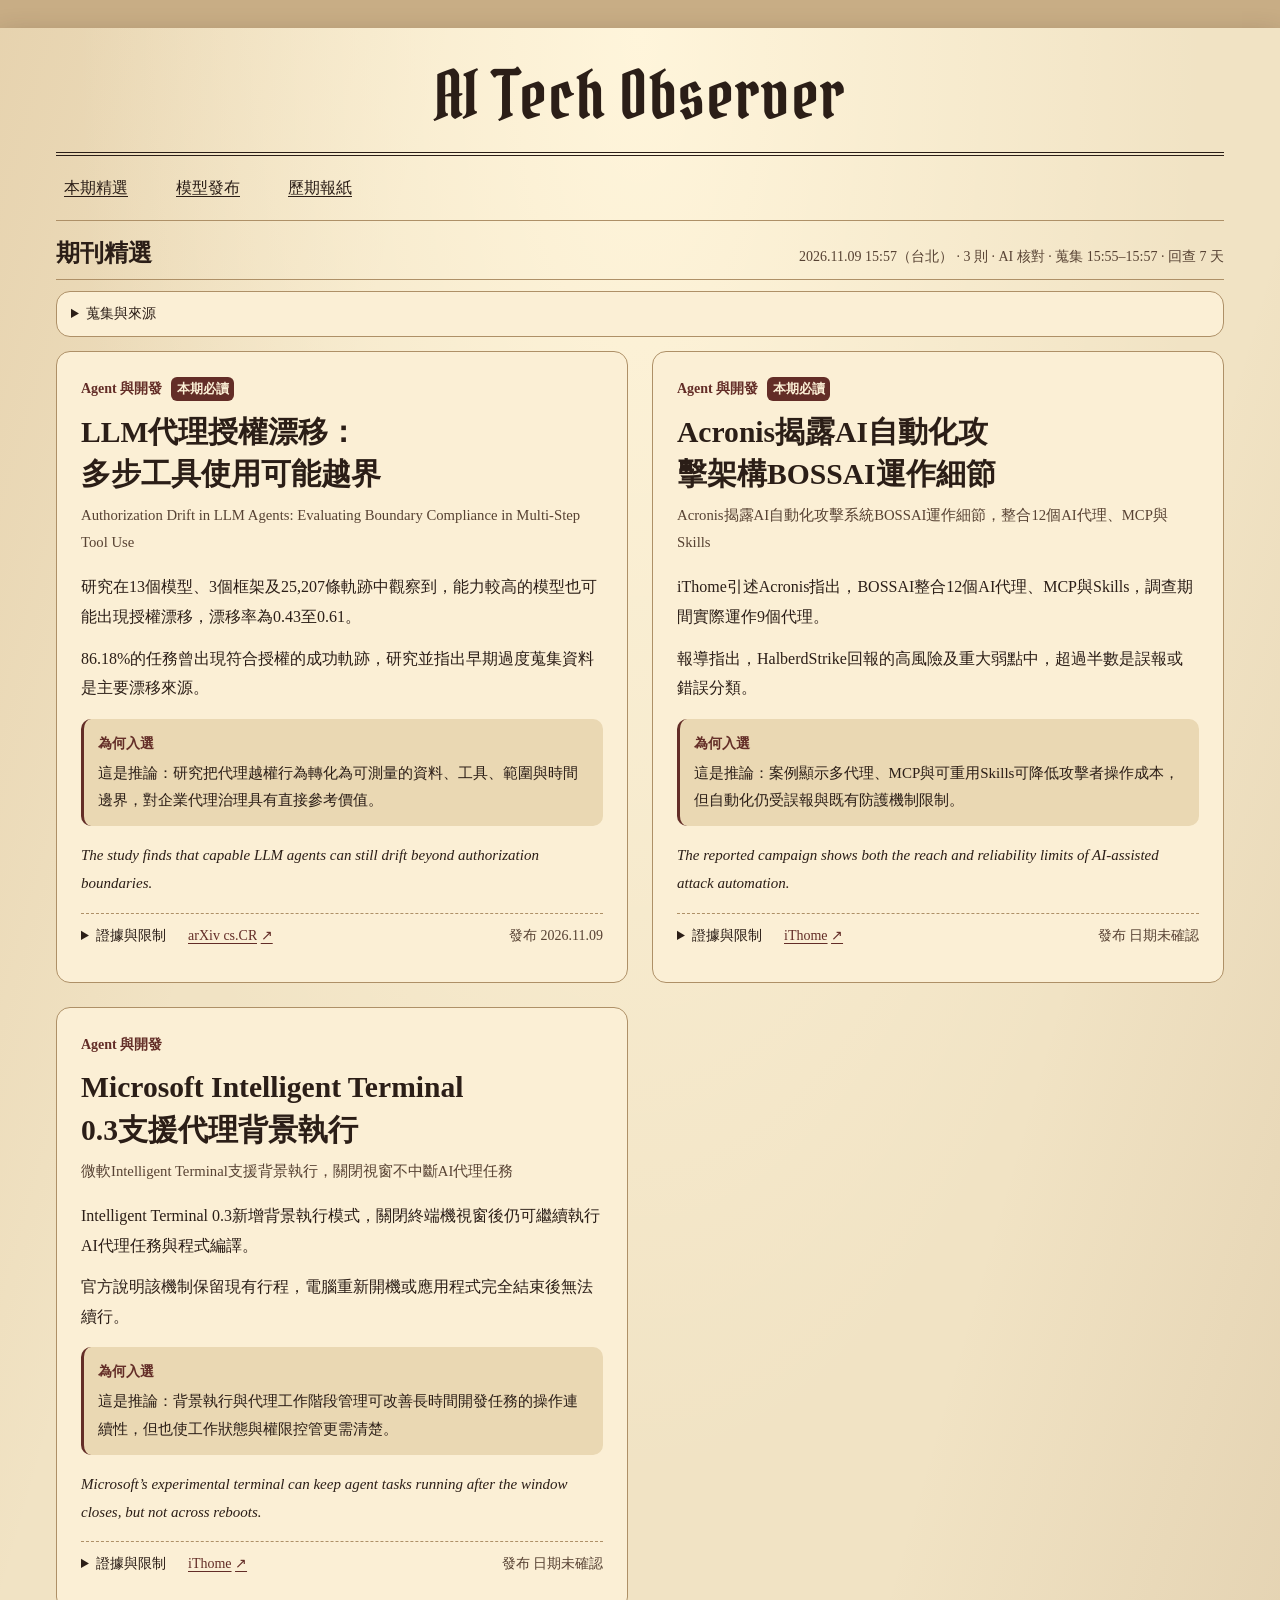
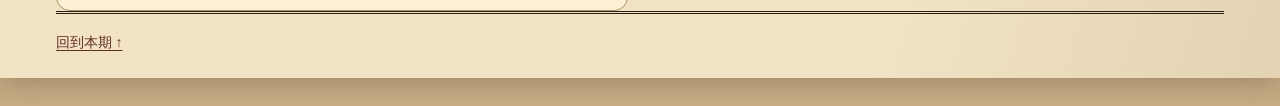
<file: issues/issue-63ee9eb98093991f/index.html>
<!doctype html>
<html lang="zh-Hant-TW"><head><meta charset="utf-8"><meta name="viewport" content="width=device-width, initial-scale=1">
<meta http-equiv="Content-Security-Policy" content="default-src 'none'; style-src 'self'; script-src 'self'; font-src data:; img-src 'self'; connect-src 'none'; base-uri 'none'; form-action 'none'; object-src 'none'">
<meta name="referrer" content="no-referrer"><meta name="description" content="每兩天精選 AI 技術、Agent、RAG、資安與治理資訊，附可查證來源。">
<title>AI Tech Observer｜2026.11.09</title><link rel="stylesheet" href="../../assets/style.css"><script defer src="../../assets/app.js"></script></head>
<body><a class="skip-link" href="#latest">跳到本期文章</a><div class="paper"><header class="masthead">
<h1 lang="en"><a href="../../index.html">AI Tech Observer</a></h1></header>
<nav class="nav" aria-label="主要導覽"><a href="../../index.html">本期精選</a><a href="../../releases/index.html">模型發布</a><a href="../../archive/index.html">歷期報紙</a></nav>
<main><section id="latest" aria-labelledby="latest-title" tabindex="-1"><header class="section-heading reading-heading issue-heading"><h2 id="latest-title">期刊精選</h2>
<p class="reading-meta"><time datetime="2026-11-09T07:57:42.002863+00:00"><span class="meta-full">2026.11.09 15:57（台北）</span><span class="meta-short">11.09</span></time> · 3 則 · AI 核對<span class="meta-coverage"> · 蒐集 15:55–15:57 · 回查 7 天</span></p></header>
<details class="coverage-notes"><summary>蒐集與來源</summary>
<p>期刊時間 2026.11.09 15:57（台北）</p>
<p>蒐集 2026.11.09 15:55 至 2026.11.09 15:57 · 回查 7 天</p><ul><li>OpenAI Newsroom：partial</li></ul>
<search class="source-search" hidden><label for="source-query">搜尋本期來源</label>
<input id="source-query" type="search" placeholder="來源名稱或文章標題" spellcheck="false" autocorrect="off" autocapitalize="none" enterkeyhint="search">
<p id="source-search-status" role="status"></p></search>
<ul id="source-index" class="source-index"><li data-original-title="Authorization Drift in LLM Agents: Evaluating Boundary Compliance in Multi-Step Tool Use"><a href="#story-3812eee3a91a16a325b3">LLM代理授權漂移：多步工具使用可能越界</a><span>arXiv cs.CR</span></li><li data-original-title="Acronis揭露AI自動化攻擊系統BOSSAI運作細節，整合12個AI代理、MCP與Skills"><a href="#story-c7e057c2d1b675a997ca">Acronis揭露AI自動化攻擊架構BOSSAI運作細節</a><span>iThome</span></li><li data-original-title="微軟Intelligent Terminal支援背景執行，關閉視窗不中斷AI代理任務"><a href="#story-2547e488b3a91ed366b3">Microsoft Intelligent Terminal 0.3支援代理背景執行</a><span>iThome</span></li></ul></details>
<div class="stories"><article class="story lead-story" id="story-3812eee3a91a16a325b3">
      <div class="story-kicker"><span>Agent 與開發</span><span class="tag essential">本期必讀</span></div>
      <h3>LLM代理授權漂移：多步工具使用可能越界</h3><p class="original-title" lang="en">Authorization Drift in LLM Agents: Evaluating Boundary Compliance in Multi-Step Tool Use</p>
      <div class="claim-text"><p>研究在13個模型、3個框架及25,207條軌跡中觀察到，能力較高的模型也可能出現授權漂移，漂移率為0.43至0.61。</p><p>86.18%的任務曾出現符合授權的成功軌跡，研究並指出早期過度蒐集資料是主要漂移來源。</p></div>
      <aside class="why"><strong>為何入選</strong><p>這是推論：研究把代理越權行為轉化為可測量的資料、工具、範圍與時間邊界，對企業代理治理具有直接參考價值。</p></aside>
      <p class="takeaway" lang="en">The study finds that capable LLM agents can still drift beyond authorization boundaries.</p>
      <footer class="source-line">
        <details class="story-evidence"><summary aria-label="證據與限制">證據<span class="meta-full">與限制</span></summary>
        <p>僅根據預印本摘要；未閱讀全文、資料集細節或獨立重現結果。</p><p class="evidence-label">僅閱讀摘要 · 預印本・審查狀態未確認</p><blockquote cite="https://arxiv.org/abs/2611.09113">drift rates of 0.43 to 0.61</blockquote><blockquote cite="https://arxiv.org/abs/2611.09113">86.18% of tasks admit</blockquote>
        <p class="evidence-source">arXiv cs.CR · 2026.11.09</p></details>
        <a class="story-source" href="https://arxiv.org/abs/2611.09113" title="arXiv cs.CR" target="_blank" rel="noopener noreferrer"><span>arXiv cs.CR</span><span aria-hidden="true">↗</span></a>
        <span class="story-date"><span class="meta-full">發布 </span><time datetime="2026-11-09T05:00:00+00:00">2026.11.09</time></span>
      </footer>
    </article><article class="story lead-story" id="story-c7e057c2d1b675a997ca">
      <div class="story-kicker"><span>Agent 與開發</span><span class="tag essential">本期必讀</span></div>
      <h3>Acronis揭露AI自動化攻擊架構BOSSAI運作細節</h3><p class="original-title" lang="zh-TW">Acronis揭露AI自動化攻擊系統BOSSAI運作細節，整合12個AI代理、MCP與Skills</p>
      <div class="claim-text"><p>iThome引述Acronis指出，BOSSAI整合12個AI代理、MCP與Skills，調查期間實際運作9個代理。</p><p>報導指出，HalberdStrike回報的高風險及重大弱點中，超過半數是誤報或錯誤分類。</p></div>
      <aside class="why"><strong>為何入選</strong><p>這是推論：案例顯示多代理、MCP與可重用Skills可降低攻擊者操作成本，但自動化仍受誤報與既有防護機制限制。</p></aside>
      <p class="takeaway" lang="en">The reported campaign shows both the reach and reliability limits of AI-assisted attack automation.</p>
      <footer class="source-line">
        <details class="story-evidence"><summary aria-label="證據與限制">證據<span class="meta-full">與限制</span></summary>
        <p>此篇為二手報導，且部分內容轉述Acronis分析；未取得原始研究報告或受害系統獨立驗證。</p><p class="evidence-label">已擷取網頁文字 · 二手報導</p><blockquote cite="https://www.ithome.com.tw/news/180310">整合12個AI代理</blockquote><blockquote cite="https://www.ithome.com.tw/news/180310">超過半數實際上是誤報或錯誤分類</blockquote>
        <p class="evidence-source">iThome · 日期未確認</p></details>
        <a class="story-source" href="https://www.ithome.com.tw/news/180310" title="iThome" target="_blank" rel="noopener noreferrer"><span>iThome</span><span aria-hidden="true">↗</span></a>
        <span class="story-date"><span class="meta-full">發布 </span><span>日期未確認</span></span>
      </footer>
    </article><article class="story " id="story-2547e488b3a91ed366b3">
      <div class="story-kicker"><span>Agent 與開發</span></div>
      <h3>Microsoft Intelligent Terminal 0.3支援代理背景執行</h3><p class="original-title" lang="zh-TW">微軟Intelligent Terminal支援背景執行，關閉視窗不中斷AI代理任務</p>
      <div class="claim-text"><p>Intelligent Terminal 0.3新增背景執行模式，關閉終端機視窗後仍可繼續執行AI代理任務與程式編譯。</p><p>官方說明該機制保留現有行程，電腦重新開機或應用程式完全結束後無法續行。</p></div>
      <aside class="why"><strong>為何入選</strong><p>這是推論：背景執行與代理工作階段管理可改善長時間開發任務的操作連續性，但也使工作狀態與權限控管更需清楚。</p></aside>
      <p class="takeaway" lang="en">Microsoft’s experimental terminal can keep agent tasks running after the window closes, but not across reboots.</p>
      <footer class="source-line">
        <details class="story-evidence"><summary aria-label="證據與限制">證據<span class="meta-full">與限制</span></summary>
        <p>內容來自二手報導；產品仍處於實驗性階段，未獨立測試不同代理與系統情境。</p><p class="evidence-label">已擷取網頁文字 · 二手報導</p><blockquote cite="https://www.ithome.com.tw/news/180295">新增背景執行模式</blockquote><blockquote cite="https://www.ithome.com.tw/news/180295">並不能讓任務在電腦重新開機</blockquote>
        <p class="evidence-source">iThome · 日期未確認</p></details>
        <a class="story-source" href="https://www.ithome.com.tw/news/180295" title="iThome" target="_blank" rel="noopener noreferrer"><span>iThome</span><span aria-hidden="true">↗</span></a>
        <span class="story-date"><span class="meta-full">發布 </span><span>日期未確認</span></span>
      </footer>
    </article></div></section></main>
<footer class="paper-footer"><a href="#latest">回到本期 ↑</a></footer></div></body></html>
</file>
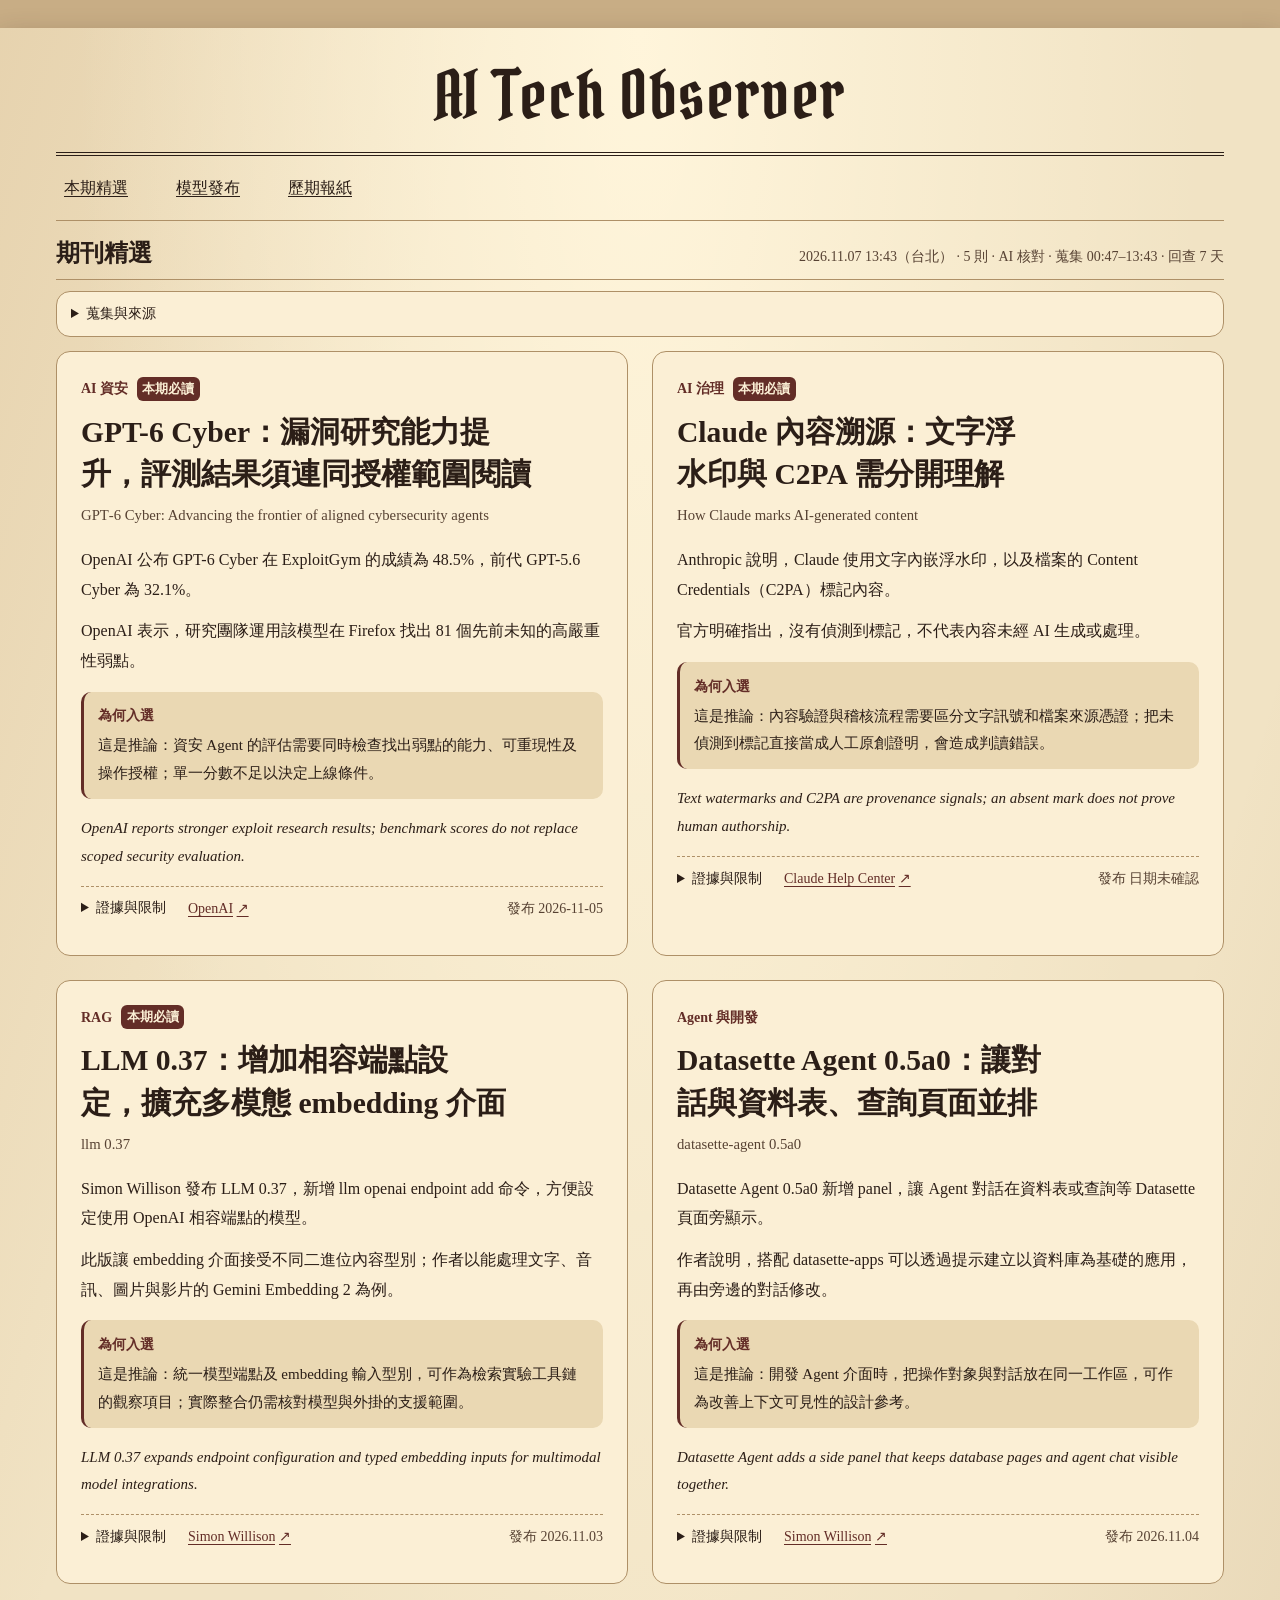
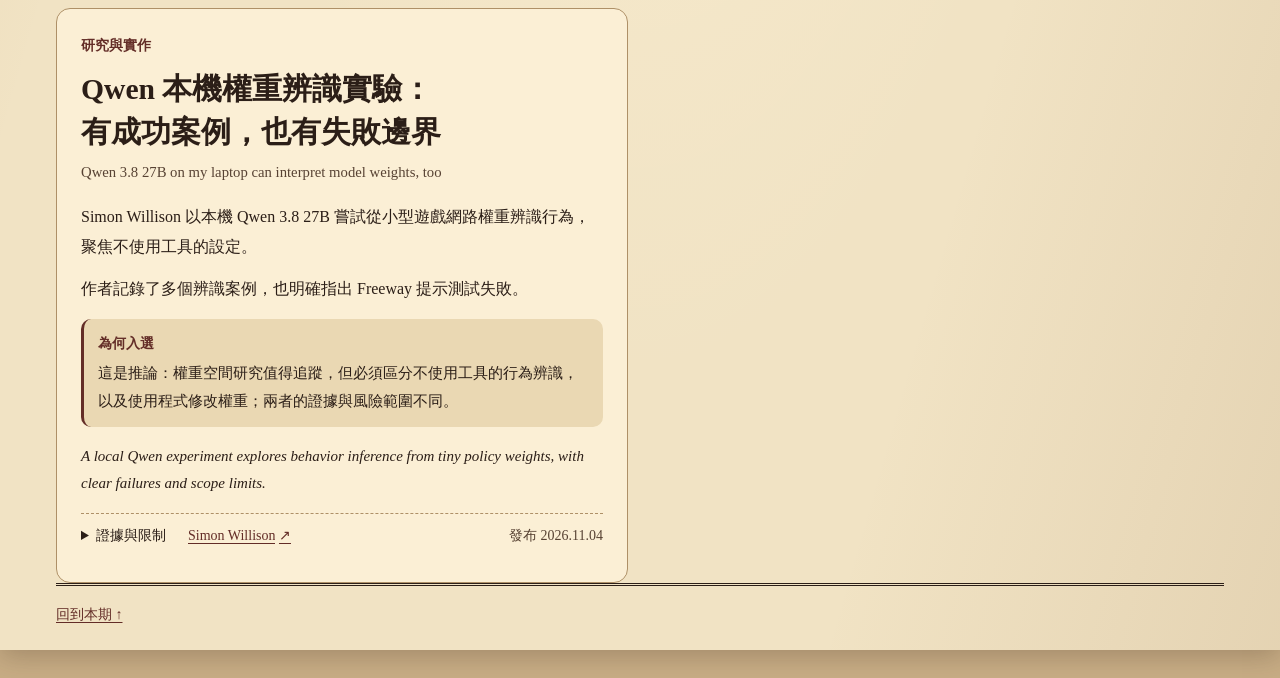
<file: issues/issue-7452344c1f4f3ecd/index.html>
<!doctype html>
<html lang="zh-Hant-TW"><head><meta charset="utf-8"><meta name="viewport" content="width=device-width, initial-scale=1">
<meta http-equiv="Content-Security-Policy" content="default-src 'none'; style-src 'self'; script-src 'self'; font-src data:; img-src 'self'; connect-src 'none'; base-uri 'none'; form-action 'none'; object-src 'none'">
<meta name="referrer" content="no-referrer"><meta name="description" content="每兩天精選 AI 技術、Agent、RAG、資安與治理資訊，附可查證來源。">
<title>AI Tech Observer｜2026.11.07</title><link rel="stylesheet" href="../../assets/style.css"><script defer src="../../assets/app.js"></script></head>
<body><a class="skip-link" href="#latest">跳到本期文章</a><div class="paper"><header class="masthead">
<h1 lang="en"><a href="../../index.html">AI Tech Observer</a></h1></header>
<nav class="nav" aria-label="主要導覽"><a href="../../index.html">本期精選</a><a href="../../releases/index.html">模型發布</a><a href="../../archive/index.html">歷期報紙</a></nav>
<main><section id="latest" aria-labelledby="latest-title" tabindex="-1"><header class="section-heading reading-heading issue-heading"><h2 id="latest-title">期刊精選</h2>
<p class="reading-meta"><time datetime="2026-11-07T05:43:58.140704+00:00"><span class="meta-full">2026.11.07 13:43（台北）</span><span class="meta-short">11.07</span></time> · 5 則 · AI 核對<span class="meta-coverage"> · 蒐集 00:47–13:43 · 回查 7 天</span></p></header>
<details class="coverage-notes"><summary>蒐集與來源</summary>
<p>期刊時間 2026.11.07 13:43（台北）</p>
<p>蒐集 2026.11.07 00:47 至 2026.11.07 13:43 · 回查 7 天</p><ul><li>LangChain Blog：failed</li></ul>
<search class="source-search" hidden><label for="source-query">搜尋本期來源</label>
<input id="source-query" type="search" placeholder="來源名稱或文章標題" spellcheck="false" autocorrect="off" autocapitalize="none" enterkeyhint="search">
<p id="source-search-status" role="status"></p></search>
<ul id="source-index" class="source-index"><li data-original-title="GPT‑6 Cyber: Advancing the frontier of aligned cybersecurity agents"><a href="#story-9434ac3945d97bda5d81">GPT-6 Cyber：漏洞研究能力提升，評測結果須連同授權範圍閱讀</a><span>OpenAI</span></li><li data-original-title="How Claude marks AI-generated content"><a href="#story-042fb889688a1d90f49e">Claude 內容溯源：文字浮水印與 C2PA 需分開理解</a><span>Claude Help Center</span></li><li data-original-title="llm 0.37"><a href="#story-8fbbc27028afdfad518c">LLM 0.37：增加相容端點設定，擴充多模態 embedding 介面</a><span>Simon Willison</span></li><li data-original-title="datasette-agent 0.5a0"><a href="#story-abbb96cf14716a168d88">Datasette Agent 0.5a0：讓對話與資料表、查詢頁面並排</a><span>Simon Willison</span></li><li data-original-title="Qwen 3.8 27B on my laptop can interpret model weights, too"><a href="#story-f1a111e72742f0df3d87">Qwen 本機權重辨識實驗：有成功案例，也有失敗邊界</a><span>Simon Willison</span></li></ul></details>
<div class="stories"><article class="story lead-story" id="story-9434ac3945d97bda5d81">
      <div class="story-kicker"><span>AI 資安</span><span class="tag essential">本期必讀</span></div>
      <h3>GPT-6 Cyber：漏洞研究能力提升，評測結果須連同授權範圍閱讀</h3><p class="original-title" lang="en">GPT‑6 Cyber: Advancing the frontier of aligned cybersecurity agents</p>
      <div class="claim-text"><p>OpenAI 公布 GPT-6 Cyber 在 ExploitGym 的成績為 48.5%，前代 GPT-5.6 Cyber 為 32.1%。</p><p>OpenAI 表示，研究團隊運用該模型在 Firefox 找出 81 個先前未知的高嚴重性弱點。</p></div>
      <aside class="why"><strong>為何入選</strong><p>這是推論：資安 Agent 的評估需要同時檢查找出弱點的能力、可重現性及操作授權；單一分數不足以決定上線條件。</p></aside>
      <p class="takeaway" lang="en">OpenAI reports stronger exploit research results; benchmark scores do not replace scoped security evaluation.</p>
      <footer class="source-line">
        <details class="story-evidence"><summary aria-label="證據與限制">證據<span class="meta-full">與限制</span></summary>
        <p>依據 OpenAI 官方公告與本次保存的短摘錄；數字為發布者報告，本站未獨立重現。特定基準與研究活動的結果，不能直接換算為任意環境的掃描成功率。</p><p class="evidence-label">文件短摘錄 · 發布者主張</p><blockquote cite="https://openai.com/index/introducing-gpt-6-cyber/">GPT‑6 Cyber scores 48.5%, up from 32.1% for GPT‑5.6 Cyber.</blockquote><blockquote cite="https://openai.com/index/introducing-gpt-6-cyber/">81 previously unknown high-severity vulnerabilities in Firefox</blockquote>
        <p class="evidence-source">OpenAI · 2026-11-05</p></details>
        <a class="story-source" href="https://openai.com/index/introducing-gpt-6-cyber/" title="OpenAI" target="_blank" rel="noopener noreferrer"><span>OpenAI</span><span aria-hidden="true">↗</span></a>
        <span class="story-date"><span class="meta-full">發布 </span><time datetime="2026-11-05">2026-11-05</time></span>
      </footer>
    </article><article class="story lead-story" id="story-042fb889688a1d90f49e">
      <div class="story-kicker"><span>AI 治理</span><span class="tag essential">本期必讀</span></div>
      <h3>Claude 內容溯源：文字浮水印與 C2PA 需分開理解</h3><p class="original-title" lang="en">How Claude marks AI-generated content</p>
      <div class="claim-text"><p>Anthropic 說明，Claude 使用文字內嵌浮水印，以及檔案的 Content Credentials（C2PA）標記內容。</p><p>官方明確指出，沒有偵測到標記，不代表內容未經 AI 生成或處理。</p></div>
      <aside class="why"><strong>為何入選</strong><p>這是推論：內容驗證與稽核流程需要區分文字訊號和檔案來源憑證；把未偵測到標記直接當成人工原創證明，會造成判讀錯誤。</p></aside>
      <p class="takeaway" lang="en">Text watermarks and C2PA are provenance signals; an absent mark does not prove human authorship.</p>
      <footer class="source-line">
        <details class="story-evidence"><summary aria-label="證據與限制">證據<span class="meta-full">與限制</span></summary>
        <p>依據官方說明與短摘錄；頁面僅顯示本週更新，無法確認精確發布日期。不同模型、平台與內容類型的支援範圍不同；這些標記不能單獨證明完整來源，也不是法律遵循認證。</p><p class="evidence-label">文件短摘錄 · 發布者主張</p><blockquote cite="https://support.claude.com/en/articles/16266773-how-claude-marks-ai-generated-content">watermarks embedded in text</blockquote><blockquote cite="https://support.claude.com/en/articles/16266773-how-claude-marks-ai-generated-content">Content Credentials (C2PA)</blockquote><blockquote cite="https://support.claude.com/en/articles/16266773-how-claude-marks-ai-generated-content">Lack of a detected mark doesn’t mean the content wasn’t AI-generated or processed.</blockquote>
        <p class="evidence-source">Claude Help Center · 日期未確認</p></details>
        <a class="story-source" href="https://support.claude.com/en/articles/16266773-how-claude-marks-ai-generated-content" title="Claude Help Center" target="_blank" rel="noopener noreferrer"><span>Claude Help Center</span><span aria-hidden="true">↗</span></a>
        <span class="story-date"><span class="meta-full">發布 </span><span>日期未確認</span></span>
      </footer>
    </article><article class="story lead-story" id="story-8fbbc27028afdfad518c">
      <div class="story-kicker"><span>RAG</span><span class="tag essential">本期必讀</span></div>
      <h3>LLM 0.37：增加相容端點設定，擴充多模態 embedding 介面</h3><p class="original-title" lang="en">llm 0.37</p>
      <div class="claim-text"><p>Simon Willison 發布 LLM 0.37，新增 llm openai endpoint add 命令，方便設定使用 OpenAI 相容端點的模型。</p><p>此版讓 embedding 介面接受不同二進位內容型別；作者以能處理文字、音訊、圖片與影片的 Gemini Embedding 2 為例。</p></div>
      <aside class="why"><strong>為何入選</strong><p>這是推論：統一模型端點及 embedding 輸入型別，可作為檢索實驗工具鏈的觀察項目；實際整合仍需核對模型與外掛的支援範圍。</p></aside>
      <p class="takeaway" lang="en">LLM 0.37 expands endpoint configuration and typed embedding inputs for multimodal model integrations.</p>
      <footer class="source-line">
        <details class="story-evidence"><summary aria-label="證據與限制">證據<span class="meta-full">與限制</span></summary>
        <p>依據作者版本公告，未在本站環境測試各供應商整合。介面擴充不代表所有模型都支援多模態，也不代表第三方 API 免費。</p><p class="evidence-label">已擷取網頁文字 · 發布者主張</p><blockquote cite="https://simonwillison.net/2026/Nov/2/llm/">llm openai endpoint add</blockquote><blockquote cite="https://simonwillison.net/2026/Nov/2/llm/">different binary content may have different content-type</blockquote><blockquote cite="https://simonwillison.net/2026/Nov/2/llm/">embed text, audio, images, and video</blockquote>
        <p class="evidence-source">Simon Willison · 2026.11.03</p></details>
        <a class="story-source" href="https://simonwillison.net/2026/Nov/2/llm/" title="Simon Willison" target="_blank" rel="noopener noreferrer"><span>Simon Willison</span><span aria-hidden="true">↗</span></a>
        <span class="story-date"><span class="meta-full">發布 </span><time datetime="2026-11-02T23:49:30+00:00">2026.11.03</time></span>
      </footer>
    </article><article class="story " id="story-abbb96cf14716a168d88">
      <div class="story-kicker"><span>Agent 與開發</span></div>
      <h3>Datasette Agent 0.5a0：讓對話與資料表、查詢頁面並排</h3><p class="original-title" lang="en">datasette-agent 0.5a0</p>
      <div class="claim-text"><p>Datasette Agent 0.5a0 新增 panel，讓 Agent 對話在資料表或查詢等 Datasette 頁面旁顯示。</p><p>作者說明，搭配 datasette-apps 可以透過提示建立以資料庫為基礎的應用，再由旁邊的對話修改。</p></div>
      <aside class="why"><strong>為何入選</strong><p>這是推論：開發 Agent 介面時，把操作對象與對話放在同一工作區，可作為改善上下文可見性的設計參考。</p></aside>
      <p class="takeaway" lang="en">Datasette Agent adds a side panel that keeps database pages and agent chat visible together.</p>
      <footer class="source-line">
        <details class="story-evidence"><summary aria-label="證據與限制">證據<span class="meta-full">與限制</span></summary>
        <p>這是作者的 alpha 版本公告。介面展示並非權限隔離、SQL 安全或正式環境可靠性的驗證；本站未操作其託管服務。</p><p class="evidence-label">已擷取網頁文字 · 發布者主張</p><blockquote cite="https://simonwillison.net/2026/Nov/3/datasette-agent/">it lets the agent chat open and then sit next to pages from Datasette</blockquote><blockquote cite="https://simonwillison.net/2026/Nov/3/datasette-agent/">prompt a database-backed app into existence</blockquote>
        <p class="evidence-source">Simon Willison · 2026.11.04</p></details>
        <a class="story-source" href="https://simonwillison.net/2026/Nov/3/datasette-agent/" title="Simon Willison" target="_blank" rel="noopener noreferrer"><span>Simon Willison</span><span aria-hidden="true">↗</span></a>
        <span class="story-date"><span class="meta-full">發布 </span><time datetime="2026-11-03T23:13:45+00:00">2026.11.04</time></span>
      </footer>
    </article><article class="story " id="story-f1a111e72742f0df3d87">
      <div class="story-kicker"><span>研究與實作</span></div>
      <h3>Qwen 本機權重辨識實驗：有成功案例，也有失敗邊界</h3><p class="original-title" lang="en">Qwen 3.8 27B on my laptop can interpret model weights, too</p>
      <div class="claim-text"><p>Simon Willison 以本機 Qwen 3.8 27B 嘗試從小型遊戲網路權重辨識行為，聚焦不使用工具的設定。</p><p>作者記錄了多個辨識案例，也明確指出 Freeway 提示測試失敗。</p></div>
      <aside class="why"><strong>為何入選</strong><p>這是推論：權重空間研究值得追蹤，但必須區分不使用工具的行為辨識，以及使用程式修改權重；兩者的證據與風險範圍不同。</p></aside>
      <p class="takeaway" lang="en">A local Qwen experiment explores behavior inference from tiny policy weights, with clear failures and scope limits.</p>
      <footer class="source-line">
        <details class="story-evidence"><summary aria-label="證據與限制">證據<span class="meta-full">與限制</span></summary>
        <p>單一作者的探索性重現，不是大型模型的通用可解釋性證明，也沒有證明能偵測模型投毒或後門。小型遊戲、長推論時間與未成功案例限制了可推廣性。</p><p class="evidence-label">已擷取網頁文字 · 發布者主張</p><blockquote cite="https://simonwillison.net/2026/Nov/3/qwen-can-interpret-model-weights/">Can LLMs understand model behaviors from weights?</blockquote><blockquote cite="https://simonwillison.net/2026/Nov/3/qwen-can-interpret-model-weights/">failed at the Freeway prompt</blockquote>
        <p class="evidence-source">Simon Willison · 2026.11.04</p></details>
        <a class="story-source" href="https://simonwillison.net/2026/Nov/3/qwen-can-interpret-model-weights/" title="Simon Willison" target="_blank" rel="noopener noreferrer"><span>Simon Willison</span><span aria-hidden="true">↗</span></a>
        <span class="story-date"><span class="meta-full">發布 </span><time datetime="2026-11-03T16:29:48+00:00">2026.11.04</time></span>
      </footer>
    </article></div></section></main>
<footer class="paper-footer"><a href="#latest">回到本期 ↑</a></footer></div></body></html>
</file>
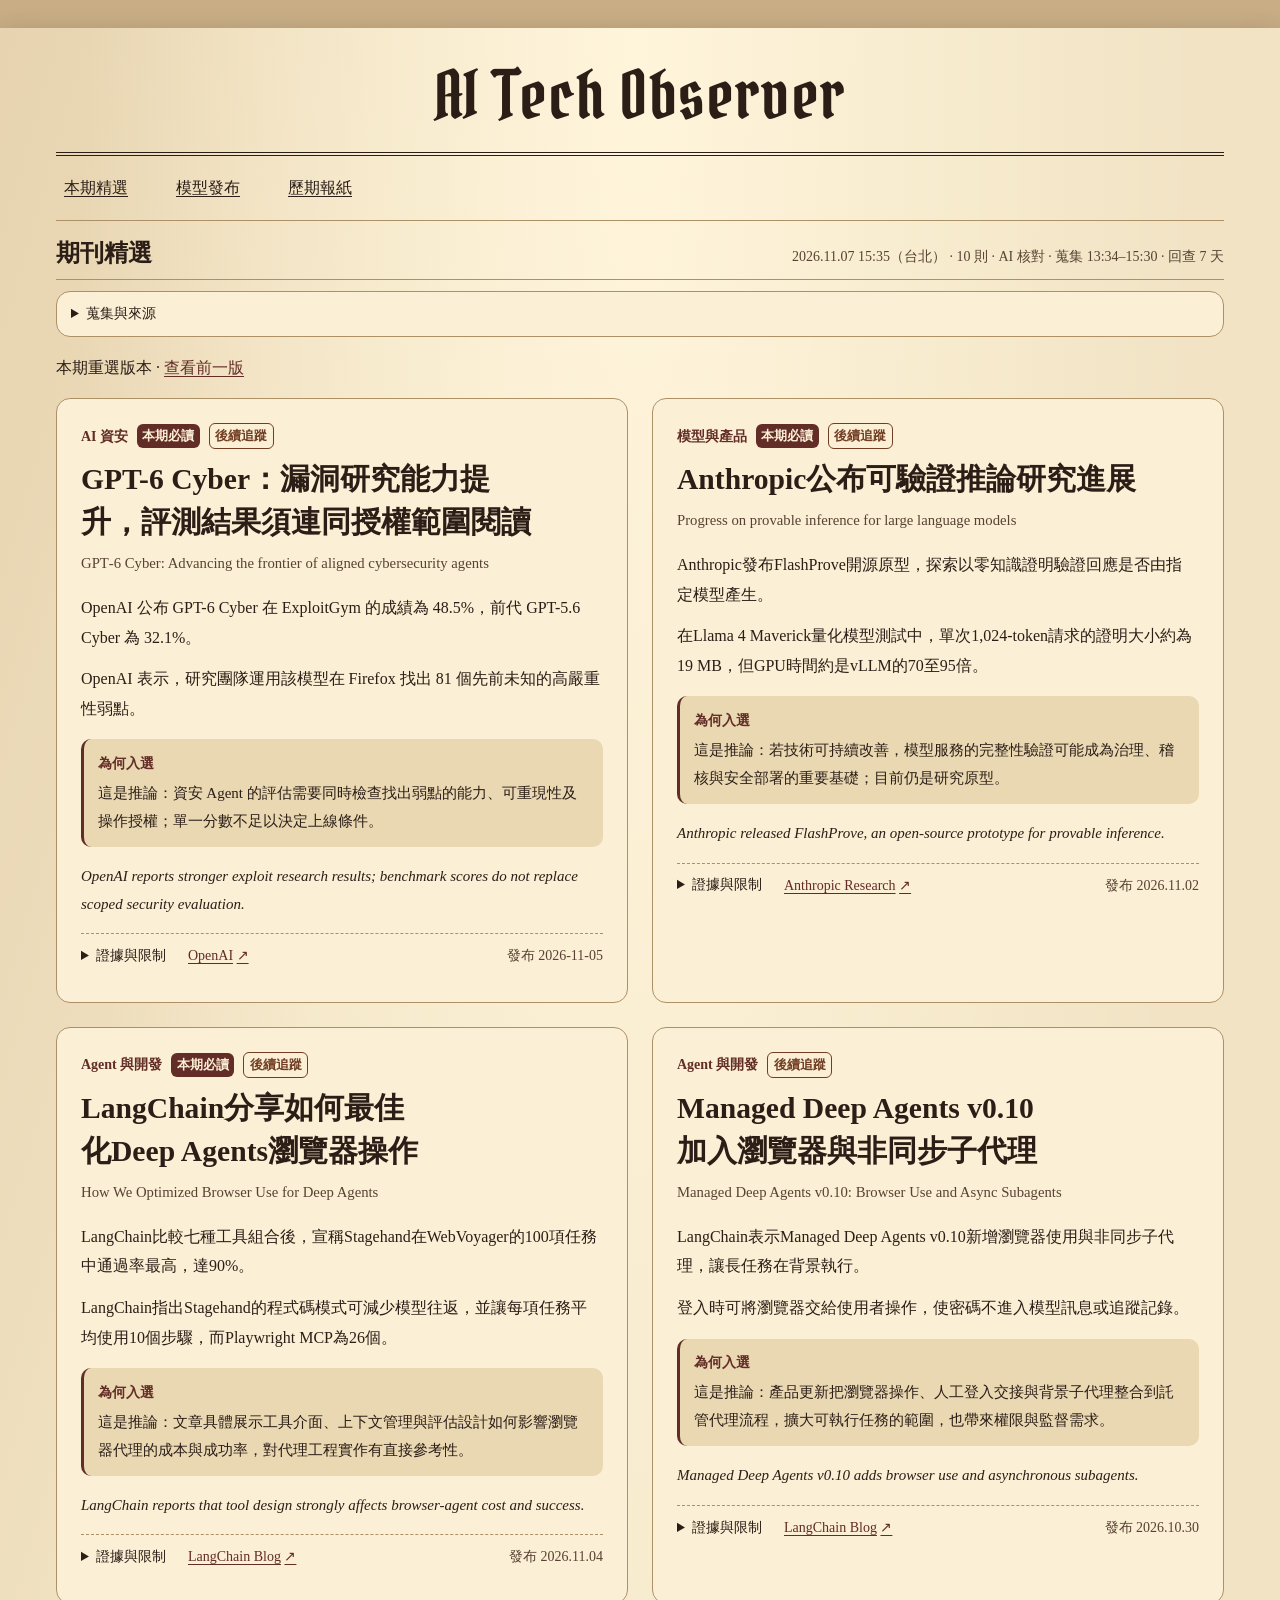
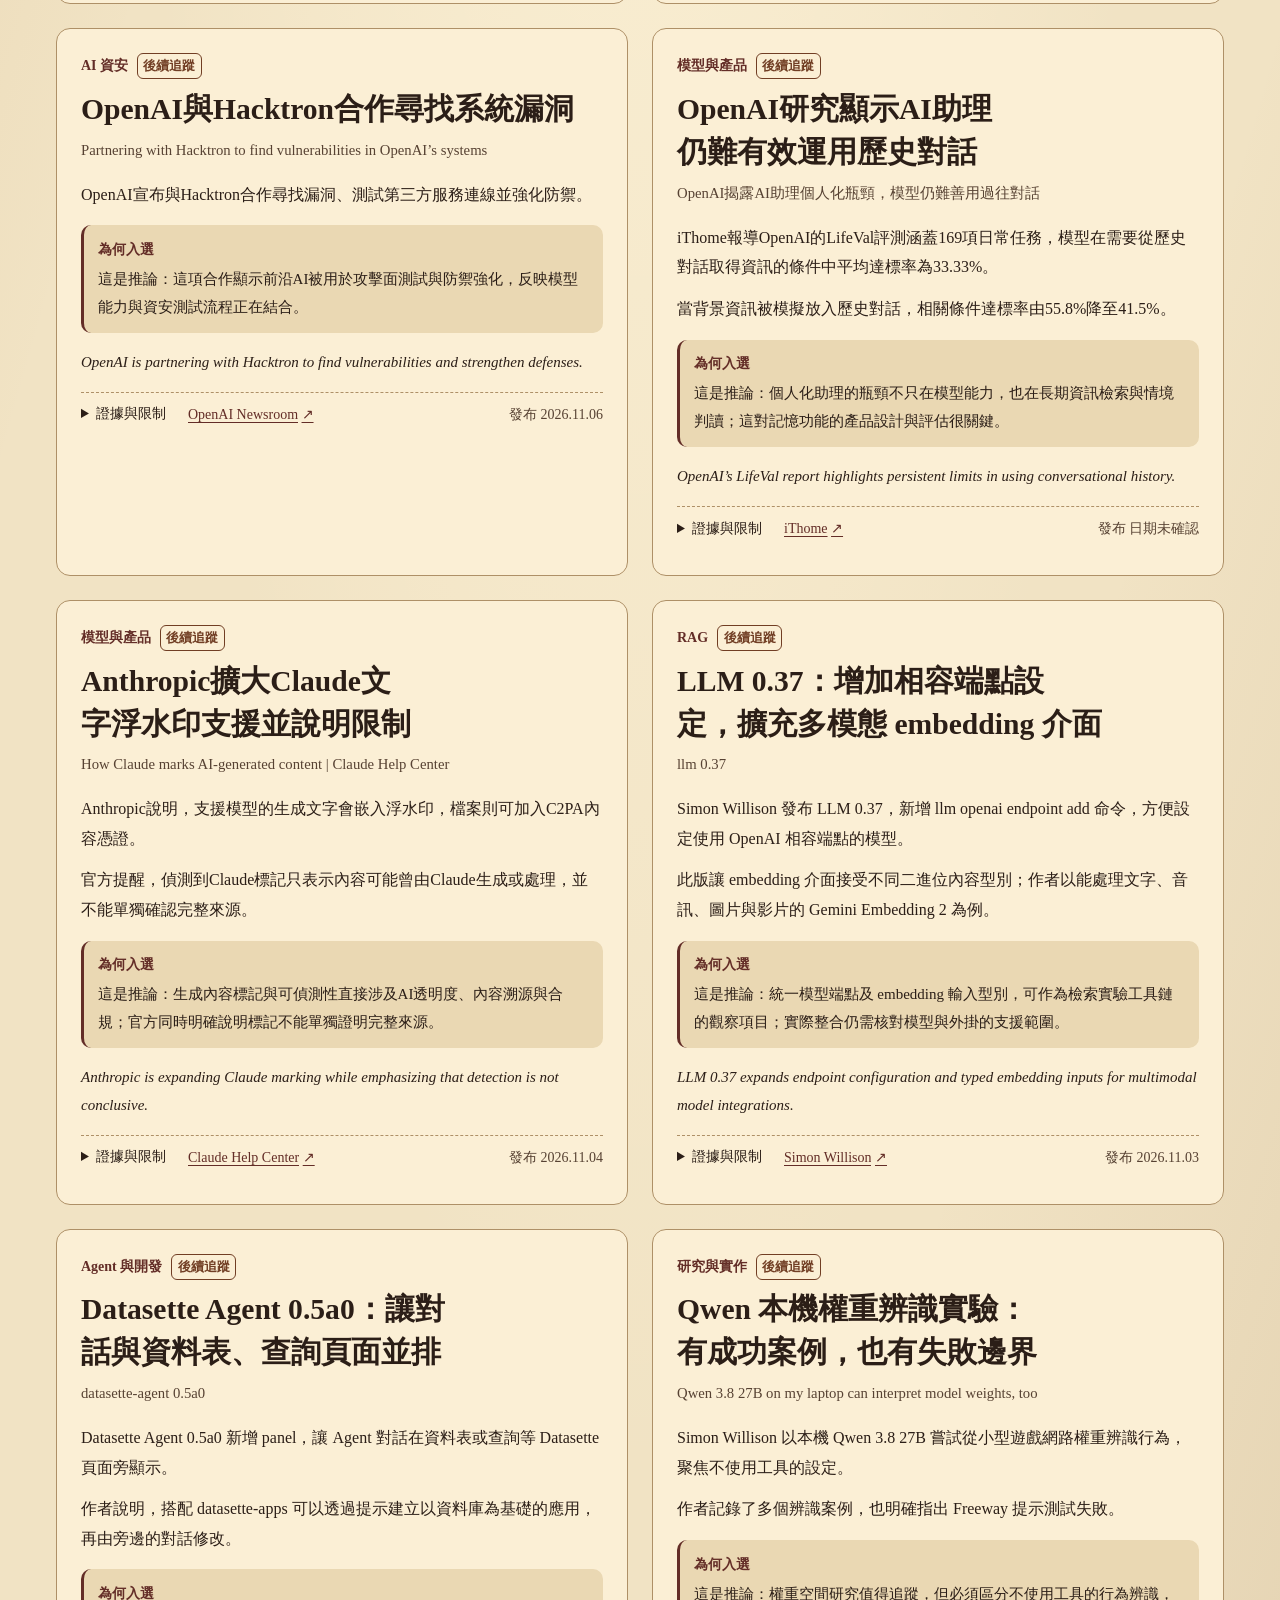
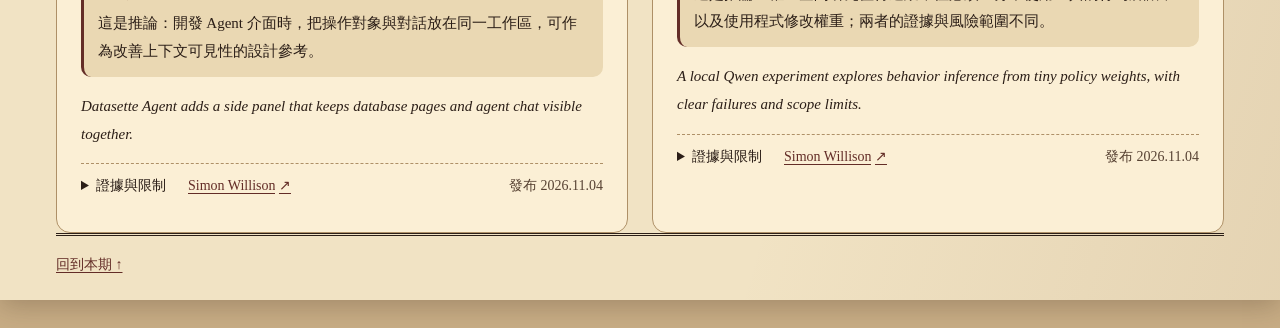
<file: issues/issue-b9c5dd594de4fddd/index.html>
<!doctype html>
<html lang="zh-Hant-TW"><head><meta charset="utf-8"><meta name="viewport" content="width=device-width, initial-scale=1">
<meta http-equiv="Content-Security-Policy" content="default-src 'none'; style-src 'self'; script-src 'self'; font-src data:; img-src 'self'; connect-src 'none'; base-uri 'none'; form-action 'none'; object-src 'none'">
<meta name="referrer" content="no-referrer"><meta name="description" content="每兩天精選 AI 技術、Agent、RAG、資安與治理資訊，附可查證來源。">
<title>AI Tech Observer｜2026.11.07</title><link rel="stylesheet" href="../../assets/style.css"><script defer src="../../assets/app.js"></script></head>
<body><a class="skip-link" href="#latest">跳到本期文章</a><div class="paper"><header class="masthead">
<h1 lang="en"><a href="../../index.html">AI Tech Observer</a></h1></header>
<nav class="nav" aria-label="主要導覽"><a href="../../index.html">本期精選</a><a href="../../releases/index.html">模型發布</a><a href="../../archive/index.html">歷期報紙</a></nav>
<main><section id="latest" aria-labelledby="latest-title" tabindex="-1"><header class="section-heading reading-heading issue-heading"><h2 id="latest-title">期刊精選</h2>
<p class="reading-meta"><time datetime="2026-11-07T07:35:37.998932+00:00"><span class="meta-full">2026.11.07 15:35（台北）</span><span class="meta-short">11.07</span></time> · 10 則 · AI 核對<span class="meta-coverage"> · 蒐集 13:34–15:30 · 回查 7 天</span></p></header>
<details class="coverage-notes"><summary>蒐集與來源</summary>
<p>期刊時間 2026.11.07 15:35（台北）</p>
<p>蒐集 2026.11.07 13:34 至 2026.11.07 15:30 · 回查 7 天</p><ul><li>OpenAI Newsroom：partial</li><li>OpenAI：failed</li><li>本期重選包含前版仍值得保留的已核對文章；沿用內容保留原來源、原摘要及閱讀限制。</li></ul>
<search class="source-search" hidden><label for="source-query">搜尋本期來源</label>
<input id="source-query" type="search" placeholder="來源名稱或文章標題" spellcheck="false" autocorrect="off" autocapitalize="none" enterkeyhint="search">
<p id="source-search-status" role="status"></p></search>
<ul id="source-index" class="source-index"><li data-original-title="GPT‑6 Cyber: Advancing the frontier of aligned cybersecurity agents"><a href="#story-9434ac3945d97bda5d81">GPT-6 Cyber：漏洞研究能力提升，評測結果須連同授權範圍閱讀</a><span>OpenAI</span></li><li data-original-title="Progress on provable inference for large language models"><a href="#story-43862ef771dfba655e31">Anthropic公布可驗證推論研究進展</a><span>Anthropic Research</span></li><li data-original-title="How We Optimized Browser Use for Deep Agents"><a href="#story-449a5ebbef16a4baad1e">LangChain分享如何最佳化Deep Agents瀏覽器操作</a><span>LangChain Blog</span></li><li data-original-title="Managed Deep Agents v0.10: Browser Use and Async Subagents"><a href="#story-572d42d7bf6d0efe0ab6">Managed Deep Agents v0.10加入瀏覽器與非同步子代理</a><span>LangChain Blog</span></li><li data-original-title="Partnering with Hacktron to find vulnerabilities in OpenAI’s systems"><a href="#story-a0a44ed09dc9a1089b4e">OpenAI與Hacktron合作尋找系統漏洞</a><span>OpenAI Newsroom</span></li><li data-original-title="OpenAI揭露AI助理個人化瓶頸，模型仍難善用過往對話"><a href="#story-883f68419f9581b126bc">OpenAI研究顯示AI助理仍難有效運用歷史對話</a><span>iThome</span></li><li data-original-title="How Claude marks AI-generated content | Claude Help Center"><a href="#story-042fb889688a1d90f49e">Anthropic擴大Claude文字浮水印支援並說明限制</a><span>Claude Help Center</span></li><li data-original-title="llm 0.37"><a href="#story-8fbbc27028afdfad518c">LLM 0.37：增加相容端點設定，擴充多模態 embedding 介面</a><span>Simon Willison</span></li><li data-original-title="datasette-agent 0.5a0"><a href="#story-abbb96cf14716a168d88">Datasette Agent 0.5a0：讓對話與資料表、查詢頁面並排</a><span>Simon Willison</span></li><li data-original-title="Qwen 3.8 27B on my laptop can interpret model weights, too"><a href="#story-f1a111e72742f0df3d87">Qwen 本機權重辨識實驗：有成功案例，也有失敗邊界</a><span>Simon Willison</span></li></ul></details><p>本期重選版本 · <a href="../../issues/issue-d41582dafcc8df37/index.html">查看前一版</a></p>
<div class="stories"><article class="story lead-story" id="story-9434ac3945d97bda5d81">
      <div class="story-kicker"><span>AI 資安</span><span class="tag essential">本期必讀</span><span class="tag follow">後續追蹤</span></div>
      <h3>GPT-6 Cyber：漏洞研究能力提升，評測結果須連同授權範圍閱讀</h3><p class="original-title" lang="en">GPT‑6 Cyber: Advancing the frontier of aligned cybersecurity agents</p>
      <div class="claim-text"><p>OpenAI 公布 GPT-6 Cyber 在 ExploitGym 的成績為 48.5%，前代 GPT-5.6 Cyber 為 32.1%。</p><p>OpenAI 表示，研究團隊運用該模型在 Firefox 找出 81 個先前未知的高嚴重性弱點。</p></div>
      <aside class="why"><strong>為何入選</strong><p>這是推論：資安 Agent 的評估需要同時檢查找出弱點的能力、可重現性及操作授權；單一分數不足以決定上線條件。</p></aside>
      <p class="takeaway" lang="en">OpenAI reports stronger exploit research results; benchmark scores do not replace scoped security evaluation.</p>
      <footer class="source-line">
        <details class="story-evidence"><summary aria-label="證據與限制">證據<span class="meta-full">與限制</span></summary>
        <p>依據 OpenAI 官方公告與本次保存的短摘錄；數字為發布者報告，本站未獨立重現。特定基準與研究活動的結果，不能直接換算為任意環境的掃描成功率。</p><p class="evidence-label">文件短摘錄 · 發布者主張</p><blockquote cite="https://openai.com/index/introducing-gpt-6-cyber/">GPT‑6 Cyber scores 48.5%, up from 32.1% for GPT‑5.6 Cyber.</blockquote><blockquote cite="https://openai.com/index/introducing-gpt-6-cyber/">81 previously unknown high-severity vulnerabilities in Firefox</blockquote>
        <p class="evidence-source">OpenAI · 2026-11-05</p></details>
        <a class="story-source" href="https://openai.com/index/introducing-gpt-6-cyber/" title="OpenAI" target="_blank" rel="noopener noreferrer"><span>OpenAI</span><span aria-hidden="true">↗</span></a>
        <span class="story-date"><span class="meta-full">發布 </span><time datetime="2026-11-05">2026-11-05</time></span>
      </footer>
    </article><article class="story lead-story" id="story-43862ef771dfba655e31">
      <div class="story-kicker"><span>模型與產品</span><span class="tag essential">本期必讀</span><span class="tag follow">後續追蹤</span></div>
      <h3>Anthropic公布可驗證推論研究進展</h3><p class="original-title" lang="en">Progress on provable inference for large language models</p>
      <div class="claim-text"><p>Anthropic發布FlashProve開源原型，探索以零知識證明驗證回應是否由指定模型產生。</p><p>在Llama 4 Maverick量化模型測試中，單次1,024-token請求的證明大小約為19 MB，但GPU時間約是vLLM的70至95倍。</p></div>
      <aside class="why"><strong>為何入選</strong><p>這是推論：若技術可持續改善，模型服務的完整性驗證可能成為治理、稽核與安全部署的重要基礎；目前仍是研究原型。</p></aside>
      <p class="takeaway" lang="en">Anthropic released FlashProve, an open-source prototype for provable inference.</p>
      <footer class="source-line">
        <details class="story-evidence"><summary aria-label="證據與限制">證據<span class="meta-full">與限制</span></summary>
        <p>內容為Anthropic研究文章與其報告的結果，主要是原型展示；未見獨立重現或生產環境驗證。</p><p class="evidence-label">已擷取網頁文字 · 發布者主張</p><blockquote cite="https://www.anthropic.com/research/provable-inference">open-source performant prototype</blockquote><blockquote cite="https://www.anthropic.com/research/provable-inference">proof size of ~19 MB</blockquote>
        <p class="evidence-source">Anthropic Research · 2026.11.02</p></details>
        <a class="story-source" href="https://www.anthropic.com/research/provable-inference" title="Anthropic Research" target="_blank" rel="noopener noreferrer"><span>Anthropic Research</span><span aria-hidden="true">↗</span></a>
        <span class="story-date"><span class="meta-full">發布 </span><time datetime="2026-11-02T00:00:00+00:00">2026.11.02</time></span>
      </footer>
    </article><article class="story lead-story" id="story-449a5ebbef16a4baad1e">
      <div class="story-kicker"><span>Agent 與開發</span><span class="tag essential">本期必讀</span><span class="tag follow">後續追蹤</span></div>
      <h3>LangChain分享如何最佳化Deep Agents瀏覽器操作</h3><p class="original-title" lang="en">How We Optimized Browser Use for Deep Agents</p>
      <div class="claim-text"><p>LangChain比較七種工具組合後，宣稱Stagehand在WebVoyager的100項任務中通過率最高，達90%。</p><p>LangChain指出Stagehand的程式碼模式可減少模型往返，並讓每項任務平均使用10個步驟，而Playwright MCP為26個。</p></div>
      <aside class="why"><strong>為何入選</strong><p>這是推論：文章具體展示工具介面、上下文管理與評估設計如何影響瀏覽器代理的成本與成功率，對代理工程實作有直接參考性。</p></aside>
      <p class="takeaway" lang="en">LangChain reports that tool design strongly affects browser-agent cost and success.</p>
      <footer class="source-line">
        <details class="story-evidence"><summary aria-label="證據與限制">證據<span class="meta-full">與限制</span></summary>
        <p>數據來自LangChain自選工具、模型與基準測試；屬發布者測試結果，未代表所有網站或代理設定。</p><p class="evidence-label">已擷取網頁文字 · 發布者主張</p><blockquote cite="https://www.langchain.com/blog/how-we-optimized-browser-use-for-deep-agents">passed the most (90%)</blockquote><blockquote cite="https://www.langchain.com/blog/how-we-optimized-browser-use-for-deep-agents">averaged 10 steps per task</blockquote>
        <p class="evidence-source">LangChain Blog · 2026.11.04</p></details>
        <a class="story-source" href="https://www.langchain.com/blog/how-we-optimized-browser-use-for-deep-agents" title="LangChain Blog" target="_blank" rel="noopener noreferrer"><span>LangChain Blog</span><span aria-hidden="true">↗</span></a>
        <span class="story-date"><span class="meta-full">發布 </span><time datetime="2026-11-03T16:00:00+00:00">2026.11.04</time></span>
      </footer>
    </article><article class="story " id="story-572d42d7bf6d0efe0ab6">
      <div class="story-kicker"><span>Agent 與開發</span><span class="tag follow">後續追蹤</span></div>
      <h3>Managed Deep Agents v0.10加入瀏覽器與非同步子代理</h3><p class="original-title" lang="en">Managed Deep Agents v0.10: Browser Use and Async Subagents</p>
      <div class="claim-text"><p>LangChain表示Managed Deep Agents v0.10新增瀏覽器使用與非同步子代理，讓長任務在背景執行。</p><p>登入時可將瀏覽器交給使用者操作，使密碼不進入模型訊息或追蹤記錄。</p></div>
      <aside class="why"><strong>為何入選</strong><p>這是推論：產品更新把瀏覽器操作、人工登入交接與背景子代理整合到託管代理流程，擴大可執行任務的範圍，也帶來權限與監督需求。</p></aside>
      <p class="takeaway" lang="en">Managed Deep Agents v0.10 adds browser use and asynchronous subagents.</p>
      <footer class="source-line">
        <details class="story-evidence"><summary aria-label="證據與限制">證據<span class="meta-full">與限制</span></summary>
        <p>內容是LangChain的產品公告與功能說明；未提供跨平台安全性或實際部署成效的獨立評估。</p><p class="evidence-label">已擷取網頁文字 · 發布者主張</p><blockquote cite="https://www.langchain.com/blog/managed-deep-agents-browser-use-and-asynchronous-subagents">adds browser use</blockquote><blockquote cite="https://www.langchain.com/blog/managed-deep-agents-browser-use-and-asynchronous-subagents">your password never ends up</blockquote>
        <p class="evidence-source">LangChain Blog · 2026.10.30</p></details>
        <a class="story-source" href="https://www.langchain.com/blog/managed-deep-agents-browser-use-and-asynchronous-subagents" title="LangChain Blog" target="_blank" rel="noopener noreferrer"><span>LangChain Blog</span><span aria-hidden="true">↗</span></a>
        <span class="story-date"><span class="meta-full">發布 </span><time datetime="2026-10-29T16:54:00+00:00">2026.10.30</time></span>
      </footer>
    </article><article class="story " id="story-a0a44ed09dc9a1089b4e">
      <div class="story-kicker"><span>AI 資安</span><span class="tag follow">後續追蹤</span></div>
      <h3>OpenAI與Hacktron合作尋找系統漏洞</h3><p class="original-title" lang="en">Partnering with Hacktron to find vulnerabilities in OpenAI’s systems</p>
      <div class="claim-text"><p>OpenAI宣布與Hacktron合作尋找漏洞、測試第三方服務連線並強化防禦。</p></div>
      <aside class="why"><strong>為何入選</strong><p>這是推論：這項合作顯示前沿AI被用於攻擊面測試與防禦強化，反映模型能力與資安測試流程正在結合。</p></aside>
      <p class="takeaway" lang="en">OpenAI is partnering with Hacktron to find vulnerabilities and strengthen defenses.</p>
      <footer class="source-line">
        <details class="story-evidence"><summary aria-label="證據與限制">證據<span class="meta-full">與限制</span></summary>
        <p>證據僅為OpenAI Newsroom的摘要，沒有合作範圍、測試方法或成果細節；屬發布者主張。</p><p class="evidence-label">僅閱讀 Feed 摘錄 · 發布者主張</p><blockquote cite="https://openai.com/index/partnering-with-hacktron">partnering with Hacktron to find vulnerabilities</blockquote>
        <p class="evidence-source">OpenAI Newsroom · 2026.11.06</p></details>
        <a class="story-source" href="https://openai.com/index/partnering-with-hacktron" title="OpenAI Newsroom" target="_blank" rel="noopener noreferrer"><span>OpenAI Newsroom</span><span aria-hidden="true">↗</span></a>
        <span class="story-date"><span class="meta-full">發布 </span><time datetime="2026-11-06T08:00:00+00:00">2026.11.06</time></span>
      </footer>
    </article><article class="story " id="story-883f68419f9581b126bc">
      <div class="story-kicker"><span>模型與產品</span><span class="tag follow">後續追蹤</span></div>
      <h3>OpenAI研究顯示AI助理仍難有效運用歷史對話</h3><p class="original-title" lang="zh-TW">OpenAI揭露AI助理個人化瓶頸，模型仍難善用過往對話</p>
      <div class="claim-text"><p>iThome報導OpenAI的LifeVal評測涵蓋169項日常任務，模型在需要從歷史對話取得資訊的條件中平均達標率為33.33%。</p><p>當背景資訊被模擬放入歷史對話，相關條件達標率由55.8%降至41.5%。</p></div>
      <aside class="why"><strong>為何入選</strong><p>這是推論：個人化助理的瓶頸不只在模型能力，也在長期資訊檢索與情境判讀；這對記憶功能的產品設計與評估很關鍵。</p></aside>
      <p class="takeaway" lang="en">OpenAI’s LifeVal report highlights persistent limits in using conversational history.</p>
      <footer class="source-line">
        <details class="story-evidence"><summary aria-label="證據與限制">證據<span class="meta-full">與限制</span></summary>
        <p>證據來自iThome對OpenAI研究的報導；完整任務資料集與評測程式未釋出，且未提供論文所用模型的完整資訊。</p><p class="evidence-label">已擷取網頁文字 · 二手報導</p><blockquote cite="https://www.ithome.com.tw/news/180267">平均達標率僅33.33%</blockquote><blockquote cite="https://www.ithome.com.tw/news/180267">達標率從55.8%降至41.5%</blockquote>
        <p class="evidence-source">iThome · 日期未確認</p></details>
        <a class="story-source" href="https://www.ithome.com.tw/news/180267" title="iThome" target="_blank" rel="noopener noreferrer"><span>iThome</span><span aria-hidden="true">↗</span></a>
        <span class="story-date"><span class="meta-full">發布 </span><span>日期未確認</span></span>
      </footer>
    </article><article class="story " id="story-042fb889688a1d90f49e">
      <div class="story-kicker"><span>模型與產品</span><span class="tag follow">後續追蹤</span></div>
      <h3>Anthropic擴大Claude文字浮水印支援並說明限制</h3><p class="original-title" lang="en">How Claude marks AI-generated content | Claude Help Center</p>
      <div class="claim-text"><p>Anthropic說明，支援模型的生成文字會嵌入浮水印，檔案則可加入C2PA內容憑證。</p><p>官方提醒，偵測到Claude標記只表示內容可能曾由Claude生成或處理，並不能單獨確認完整來源。</p></div>
      <aside class="why"><strong>為何入選</strong><p>這是推論：生成內容標記與可偵測性直接涉及AI透明度、內容溯源與合規；官方同時明確說明標記不能單獨證明完整來源。</p></aside>
      <p class="takeaway" lang="en">Anthropic is expanding Claude marking while emphasizing that detection is not conclusive.</p>
      <footer class="source-line">
        <details class="story-evidence"><summary aria-label="證據與限制">證據<span class="meta-full">與限制</span></summary>
        <p>內容來自Anthropic說明文件；浮水印偵測仍是私人預覽，且部分模型、參數與平台存在支援限制。</p><p class="evidence-label">已擷取網頁文字 · 發布者主張</p><blockquote cite="https://support.claude.com/en/articles/16266773-how-claude-marks-ai-generated-content">Generated text will carry embedded watermarks</blockquote><blockquote cite="https://support.claude.com/en/articles/16266773-how-claude-marks-ai-generated-content">not fully conclusive</blockquote>
        <p class="evidence-source">Claude Help Center · 2026.11.04</p></details>
        <a class="story-source" href="https://support.claude.com/en/articles/16266773-how-claude-marks-ai-generated-content" title="Claude Help Center" target="_blank" rel="noopener noreferrer"><span>Claude Help Center</span><span aria-hidden="true">↗</span></a>
        <span class="story-date"><span class="meta-full">發布 </span><time datetime="2026-11-03T18:42:50+00:00">2026.11.04</time></span>
      </footer>
    </article><article class="story " id="story-8fbbc27028afdfad518c">
      <div class="story-kicker"><span>RAG</span><span class="tag follow">後續追蹤</span></div>
      <h3>LLM 0.37：增加相容端點設定，擴充多模態 embedding 介面</h3><p class="original-title" lang="en">llm 0.37</p>
      <div class="claim-text"><p>Simon Willison 發布 LLM 0.37，新增 llm openai endpoint add 命令，方便設定使用 OpenAI 相容端點的模型。</p><p>此版讓 embedding 介面接受不同二進位內容型別；作者以能處理文字、音訊、圖片與影片的 Gemini Embedding 2 為例。</p></div>
      <aside class="why"><strong>為何入選</strong><p>這是推論：統一模型端點及 embedding 輸入型別，可作為檢索實驗工具鏈的觀察項目；實際整合仍需核對模型與外掛的支援範圍。</p></aside>
      <p class="takeaway" lang="en">LLM 0.37 expands endpoint configuration and typed embedding inputs for multimodal model integrations.</p>
      <footer class="source-line">
        <details class="story-evidence"><summary aria-label="證據與限制">證據<span class="meta-full">與限制</span></summary>
        <p>依據作者版本公告，未在本站環境測試各供應商整合。介面擴充不代表所有模型都支援多模態，也不代表第三方 API 免費。</p><p class="evidence-label">已擷取網頁文字 · 發布者主張</p><blockquote cite="https://simonwillison.net/2026/Nov/2/llm/">llm openai endpoint add</blockquote><blockquote cite="https://simonwillison.net/2026/Nov/2/llm/">different binary content may have different content-type</blockquote><blockquote cite="https://simonwillison.net/2026/Nov/2/llm/">embed text, audio, images, and video</blockquote>
        <p class="evidence-source">Simon Willison · 2026.11.03</p></details>
        <a class="story-source" href="https://simonwillison.net/2026/Nov/2/llm/" title="Simon Willison" target="_blank" rel="noopener noreferrer"><span>Simon Willison</span><span aria-hidden="true">↗</span></a>
        <span class="story-date"><span class="meta-full">發布 </span><time datetime="2026-11-02T23:49:30+00:00">2026.11.03</time></span>
      </footer>
    </article><article class="story " id="story-abbb96cf14716a168d88">
      <div class="story-kicker"><span>Agent 與開發</span><span class="tag follow">後續追蹤</span></div>
      <h3>Datasette Agent 0.5a0：讓對話與資料表、查詢頁面並排</h3><p class="original-title" lang="en">datasette-agent 0.5a0</p>
      <div class="claim-text"><p>Datasette Agent 0.5a0 新增 panel，讓 Agent 對話在資料表或查詢等 Datasette 頁面旁顯示。</p><p>作者說明，搭配 datasette-apps 可以透過提示建立以資料庫為基礎的應用，再由旁邊的對話修改。</p></div>
      <aside class="why"><strong>為何入選</strong><p>這是推論：開發 Agent 介面時，把操作對象與對話放在同一工作區，可作為改善上下文可見性的設計參考。</p></aside>
      <p class="takeaway" lang="en">Datasette Agent adds a side panel that keeps database pages and agent chat visible together.</p>
      <footer class="source-line">
        <details class="story-evidence"><summary aria-label="證據與限制">證據<span class="meta-full">與限制</span></summary>
        <p>這是作者的 alpha 版本公告。介面展示並非權限隔離、SQL 安全或正式環境可靠性的驗證；本站未操作其託管服務。</p><p class="evidence-label">已擷取網頁文字 · 發布者主張</p><blockquote cite="https://simonwillison.net/2026/Nov/3/datasette-agent/">it lets the agent chat open and then sit next to pages from Datasette</blockquote><blockquote cite="https://simonwillison.net/2026/Nov/3/datasette-agent/">prompt a database-backed app into existence</blockquote>
        <p class="evidence-source">Simon Willison · 2026.11.04</p></details>
        <a class="story-source" href="https://simonwillison.net/2026/Nov/3/datasette-agent/" title="Simon Willison" target="_blank" rel="noopener noreferrer"><span>Simon Willison</span><span aria-hidden="true">↗</span></a>
        <span class="story-date"><span class="meta-full">發布 </span><time datetime="2026-11-03T23:13:45+00:00">2026.11.04</time></span>
      </footer>
    </article><article class="story " id="story-f1a111e72742f0df3d87">
      <div class="story-kicker"><span>研究與實作</span><span class="tag follow">後續追蹤</span></div>
      <h3>Qwen 本機權重辨識實驗：有成功案例，也有失敗邊界</h3><p class="original-title" lang="en">Qwen 3.8 27B on my laptop can interpret model weights, too</p>
      <div class="claim-text"><p>Simon Willison 以本機 Qwen 3.8 27B 嘗試從小型遊戲網路權重辨識行為，聚焦不使用工具的設定。</p><p>作者記錄了多個辨識案例，也明確指出 Freeway 提示測試失敗。</p></div>
      <aside class="why"><strong>為何入選</strong><p>這是推論：權重空間研究值得追蹤，但必須區分不使用工具的行為辨識，以及使用程式修改權重；兩者的證據與風險範圍不同。</p></aside>
      <p class="takeaway" lang="en">A local Qwen experiment explores behavior inference from tiny policy weights, with clear failures and scope limits.</p>
      <footer class="source-line">
        <details class="story-evidence"><summary aria-label="證據與限制">證據<span class="meta-full">與限制</span></summary>
        <p>單一作者的探索性重現，不是大型模型的通用可解釋性證明，也沒有證明能偵測模型投毒或後門。小型遊戲、長推論時間與未成功案例限制了可推廣性。</p><p class="evidence-label">已擷取網頁文字 · 發布者主張</p><blockquote cite="https://simonwillison.net/2026/Nov/3/qwen-can-interpret-model-weights/">Can LLMs understand model behaviors from weights?</blockquote><blockquote cite="https://simonwillison.net/2026/Nov/3/qwen-can-interpret-model-weights/">failed at the Freeway prompt</blockquote>
        <p class="evidence-source">Simon Willison · 2026.11.04</p></details>
        <a class="story-source" href="https://simonwillison.net/2026/Nov/3/qwen-can-interpret-model-weights/" title="Simon Willison" target="_blank" rel="noopener noreferrer"><span>Simon Willison</span><span aria-hidden="true">↗</span></a>
        <span class="story-date"><span class="meta-full">發布 </span><time datetime="2026-11-03T16:29:48+00:00">2026.11.04</time></span>
      </footer>
    </article></div></section></main>
<footer class="paper-footer"><a href="#latest">回到本期 ↑</a></footer></div></body></html>
</file>
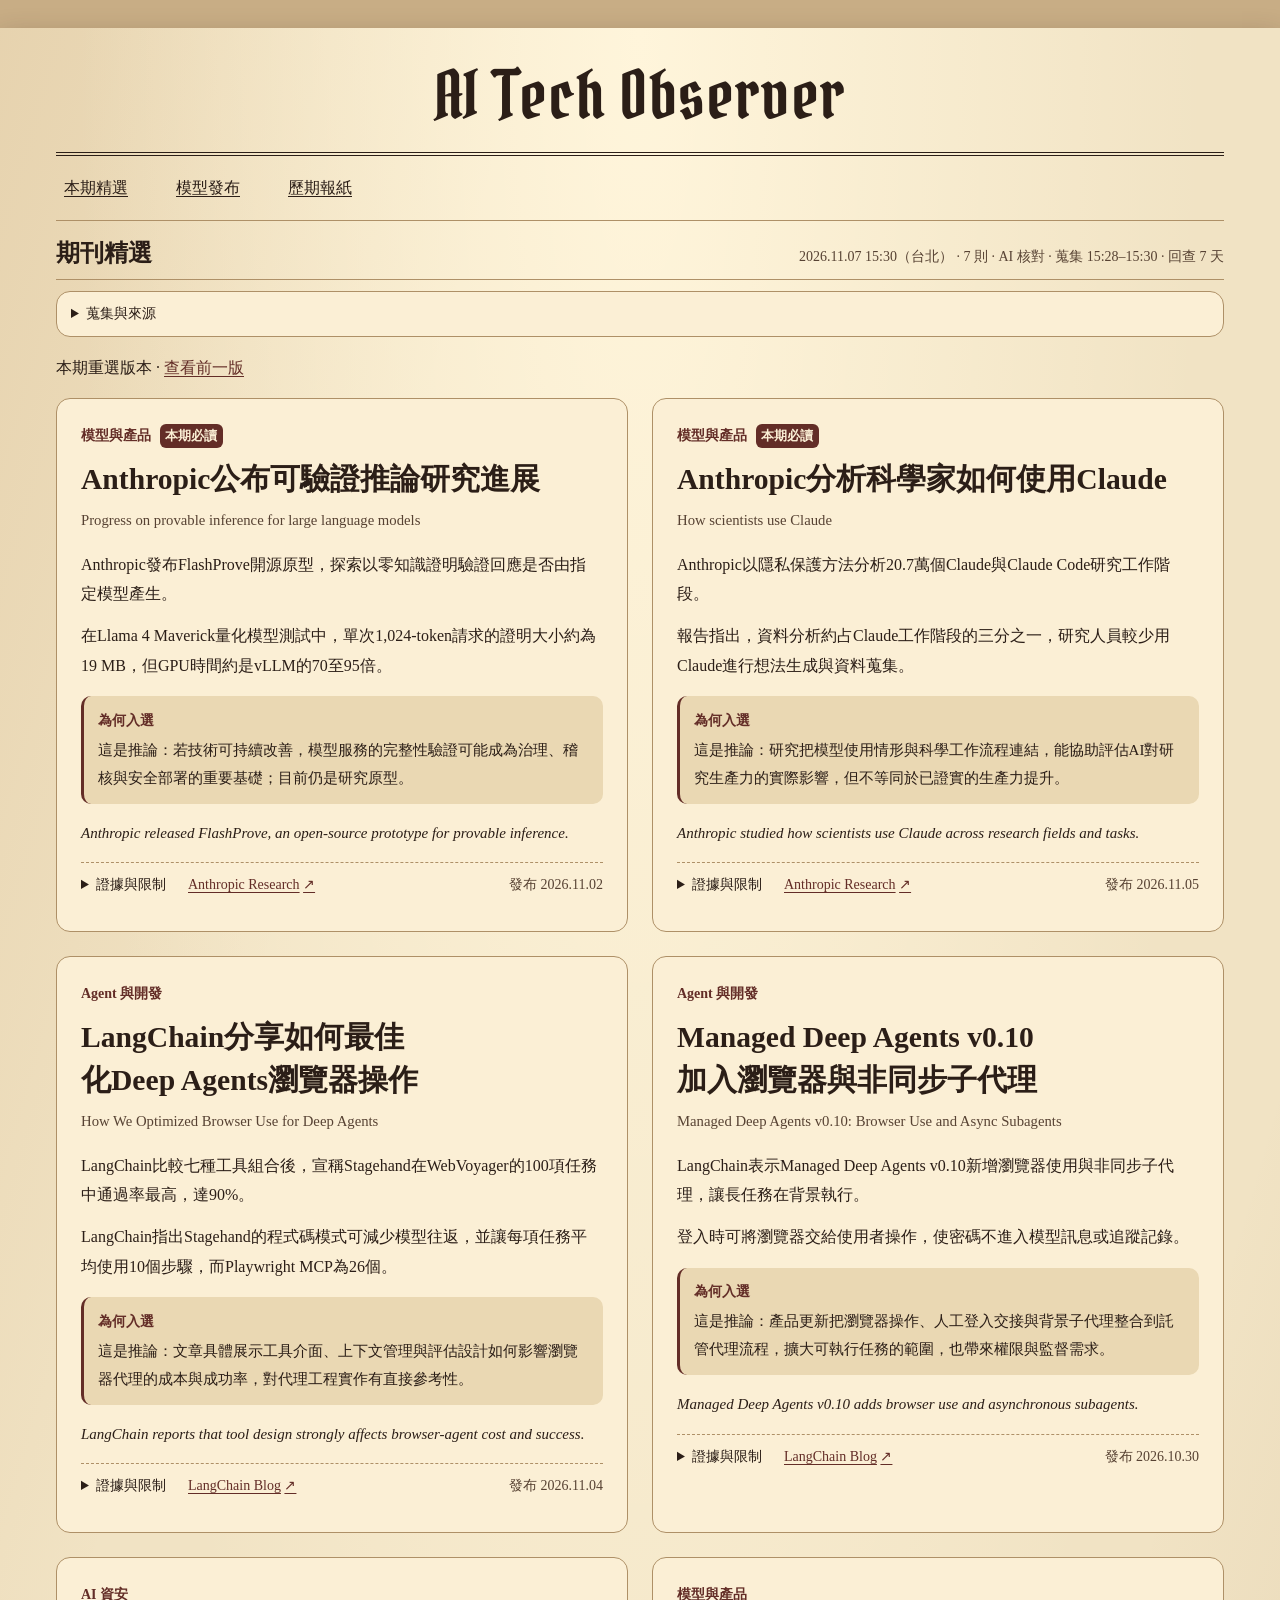
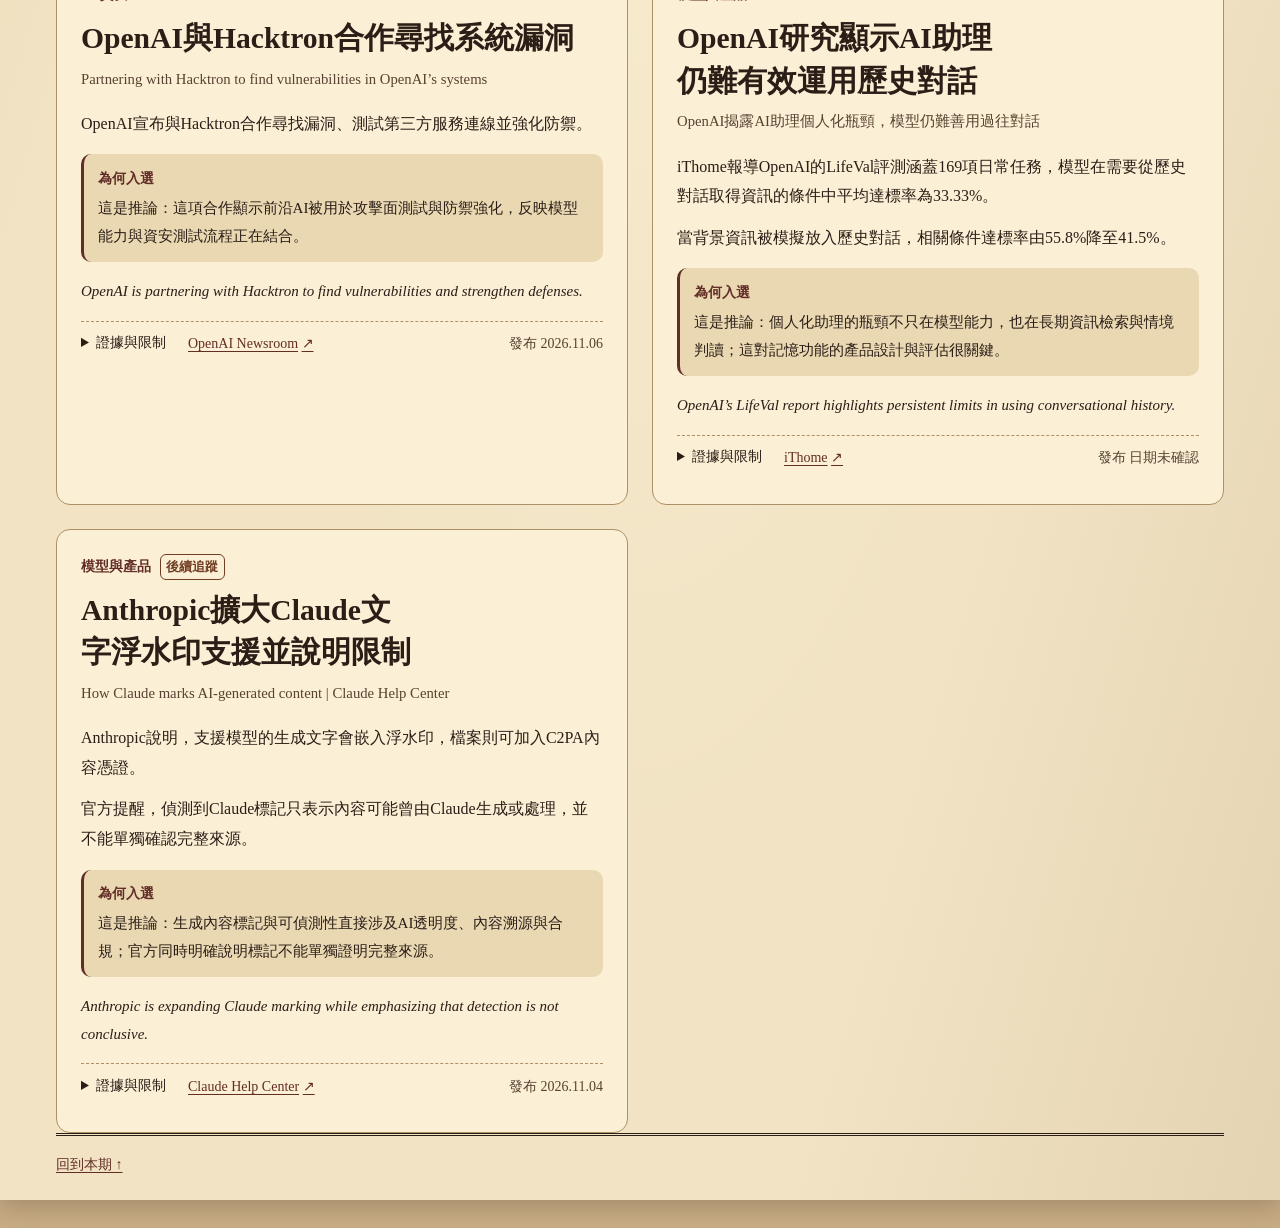
<file: issues/issue-d41582dafcc8df37/index.html>
<!doctype html>
<html lang="zh-Hant-TW"><head><meta charset="utf-8"><meta name="viewport" content="width=device-width, initial-scale=1">
<meta http-equiv="Content-Security-Policy" content="default-src 'none'; style-src 'self'; script-src 'self'; font-src data:; img-src 'self'; connect-src 'none'; base-uri 'none'; form-action 'none'; object-src 'none'">
<meta name="referrer" content="no-referrer"><meta name="description" content="每兩天精選 AI 技術、Agent、RAG、資安與治理資訊，附可查證來源。">
<title>AI Tech Observer｜2026.11.07</title><link rel="stylesheet" href="../../assets/style.css"><script defer src="../../assets/app.js"></script></head>
<body><a class="skip-link" href="#latest">跳到本期文章</a><div class="paper"><header class="masthead">
<h1 lang="en"><a href="../../index.html">AI Tech Observer</a></h1></header>
<nav class="nav" aria-label="主要導覽"><a href="../../index.html">本期精選</a><a href="../../releases/index.html">模型發布</a><a href="../../archive/index.html">歷期報紙</a></nav>
<main><section id="latest" aria-labelledby="latest-title" tabindex="-1"><header class="section-heading reading-heading issue-heading"><h2 id="latest-title">期刊精選</h2>
<p class="reading-meta"><time datetime="2026-11-07T07:30:55.866994+00:00"><span class="meta-full">2026.11.07 15:30（台北）</span><span class="meta-short">11.07</span></time> · 7 則 · AI 核對<span class="meta-coverage"> · 蒐集 15:28–15:30 · 回查 7 天</span></p></header>
<details class="coverage-notes"><summary>蒐集與來源</summary>
<p>期刊時間 2026.11.07 15:30（台北）</p>
<p>蒐集 2026.11.07 15:28 至 2026.11.07 15:30 · 回查 7 天</p><ul><li>OpenAI Newsroom：partial</li><li>OpenAI：failed</li></ul>
<search class="source-search" hidden><label for="source-query">搜尋本期來源</label>
<input id="source-query" type="search" placeholder="來源名稱或文章標題" spellcheck="false" autocorrect="off" autocapitalize="none" enterkeyhint="search">
<p id="source-search-status" role="status"></p></search>
<ul id="source-index" class="source-index"><li data-original-title="Progress on provable inference for large language models"><a href="#story-43862ef771dfba655e31">Anthropic公布可驗證推論研究進展</a><span>Anthropic Research</span></li><li data-original-title="How scientists use Claude"><a href="#story-7951c5b8003d194fd80a">Anthropic分析科學家如何使用Claude</a><span>Anthropic Research</span></li><li data-original-title="How We Optimized Browser Use for Deep Agents"><a href="#story-449a5ebbef16a4baad1e">LangChain分享如何最佳化Deep Agents瀏覽器操作</a><span>LangChain Blog</span></li><li data-original-title="Managed Deep Agents v0.10: Browser Use and Async Subagents"><a href="#story-572d42d7bf6d0efe0ab6">Managed Deep Agents v0.10加入瀏覽器與非同步子代理</a><span>LangChain Blog</span></li><li data-original-title="Partnering with Hacktron to find vulnerabilities in OpenAI’s systems"><a href="#story-a0a44ed09dc9a1089b4e">OpenAI與Hacktron合作尋找系統漏洞</a><span>OpenAI Newsroom</span></li><li data-original-title="OpenAI揭露AI助理個人化瓶頸，模型仍難善用過往對話"><a href="#story-883f68419f9581b126bc">OpenAI研究顯示AI助理仍難有效運用歷史對話</a><span>iThome</span></li><li data-original-title="How Claude marks AI-generated content | Claude Help Center"><a href="#story-042fb889688a1d90f49e">Anthropic擴大Claude文字浮水印支援並說明限制</a><span>Claude Help Center</span></li></ul></details><p>本期重選版本 · <a href="../../issues/issue-7452344c1f4f3ecd/index.html">查看前一版</a></p>
<div class="stories"><article class="story lead-story" id="story-43862ef771dfba655e31">
      <div class="story-kicker"><span>模型與產品</span><span class="tag essential">本期必讀</span></div>
      <h3>Anthropic公布可驗證推論研究進展</h3><p class="original-title" lang="en">Progress on provable inference for large language models</p>
      <div class="claim-text"><p>Anthropic發布FlashProve開源原型，探索以零知識證明驗證回應是否由指定模型產生。</p><p>在Llama 4 Maverick量化模型測試中，單次1,024-token請求的證明大小約為19 MB，但GPU時間約是vLLM的70至95倍。</p></div>
      <aside class="why"><strong>為何入選</strong><p>這是推論：若技術可持續改善，模型服務的完整性驗證可能成為治理、稽核與安全部署的重要基礎；目前仍是研究原型。</p></aside>
      <p class="takeaway" lang="en">Anthropic released FlashProve, an open-source prototype for provable inference.</p>
      <footer class="source-line">
        <details class="story-evidence"><summary aria-label="證據與限制">證據<span class="meta-full">與限制</span></summary>
        <p>內容為Anthropic研究文章與其報告的結果，主要是原型展示；未見獨立重現或生產環境驗證。</p><p class="evidence-label">已擷取網頁文字 · 發布者主張</p><blockquote cite="https://www.anthropic.com/research/provable-inference">open-source performant prototype</blockquote><blockquote cite="https://www.anthropic.com/research/provable-inference">proof size of ~19 MB</blockquote>
        <p class="evidence-source">Anthropic Research · 2026.11.02</p></details>
        <a class="story-source" href="https://www.anthropic.com/research/provable-inference" title="Anthropic Research" target="_blank" rel="noopener noreferrer"><span>Anthropic Research</span><span aria-hidden="true">↗</span></a>
        <span class="story-date"><span class="meta-full">發布 </span><time datetime="2026-11-02T00:00:00+00:00">2026.11.02</time></span>
      </footer>
    </article><article class="story lead-story" id="story-7951c5b8003d194fd80a">
      <div class="story-kicker"><span>模型與產品</span><span class="tag essential">本期必讀</span></div>
      <h3>Anthropic分析科學家如何使用Claude</h3><p class="original-title" lang="en">How scientists use Claude</p>
      <div class="claim-text"><p>Anthropic以隱私保護方法分析20.7萬個Claude與Claude Code研究工作階段。</p><p>報告指出，資料分析約占Claude工作階段的三分之一，研究人員較少用Claude進行想法生成與資料蒐集。</p></div>
      <aside class="why"><strong>為何入選</strong><p>這是推論：研究把模型使用情形與科學工作流程連結，能協助評估AI對研究生產力的實際影響，但不等同於已證實的生產力提升。</p></aside>
      <p class="takeaway" lang="en">Anthropic studied how scientists use Claude across research fields and tasks.</p>
      <footer class="source-line">
        <details class="story-evidence"><summary aria-label="證據與限制">證據<span class="meta-full">與限制</span></summary>
        <p>研究分析的是Anthropic消費方案工作階段的分類資料；樣本、分類器與研究方法由Anthropic說明，未見外部驗證。</p><p class="evidence-label">已擷取網頁文字 · 發布者主張</p><blockquote cite="https://www.anthropic.com/research/how-researchers-use-claude">207,000 Claude and Claude Code research sessions</blockquote><blockquote cite="https://www.anthropic.com/research/how-researchers-use-claude">about one-third of sessions</blockquote>
        <p class="evidence-source">Anthropic Research · 2026.11.05</p></details>
        <a class="story-source" href="https://www.anthropic.com/research/how-researchers-use-claude" title="Anthropic Research" target="_blank" rel="noopener noreferrer"><span>Anthropic Research</span><span aria-hidden="true">↗</span></a>
        <span class="story-date"><span class="meta-full">發布 </span><time datetime="2026-11-05T00:00:00+00:00">2026.11.05</time></span>
      </footer>
    </article><article class="story " id="story-449a5ebbef16a4baad1e">
      <div class="story-kicker"><span>Agent 與開發</span></div>
      <h3>LangChain分享如何最佳化Deep Agents瀏覽器操作</h3><p class="original-title" lang="en">How We Optimized Browser Use for Deep Agents</p>
      <div class="claim-text"><p>LangChain比較七種工具組合後，宣稱Stagehand在WebVoyager的100項任務中通過率最高，達90%。</p><p>LangChain指出Stagehand的程式碼模式可減少模型往返，並讓每項任務平均使用10個步驟，而Playwright MCP為26個。</p></div>
      <aside class="why"><strong>為何入選</strong><p>這是推論：文章具體展示工具介面、上下文管理與評估設計如何影響瀏覽器代理的成本與成功率，對代理工程實作有直接參考性。</p></aside>
      <p class="takeaway" lang="en">LangChain reports that tool design strongly affects browser-agent cost and success.</p>
      <footer class="source-line">
        <details class="story-evidence"><summary aria-label="證據與限制">證據<span class="meta-full">與限制</span></summary>
        <p>數據來自LangChain自選工具、模型與基準測試；屬發布者測試結果，未代表所有網站或代理設定。</p><p class="evidence-label">已擷取網頁文字 · 發布者主張</p><blockquote cite="https://www.langchain.com/blog/how-we-optimized-browser-use-for-deep-agents">passed the most (90%)</blockquote><blockquote cite="https://www.langchain.com/blog/how-we-optimized-browser-use-for-deep-agents">averaged 10 steps per task</blockquote>
        <p class="evidence-source">LangChain Blog · 2026.11.04</p></details>
        <a class="story-source" href="https://www.langchain.com/blog/how-we-optimized-browser-use-for-deep-agents" title="LangChain Blog" target="_blank" rel="noopener noreferrer"><span>LangChain Blog</span><span aria-hidden="true">↗</span></a>
        <span class="story-date"><span class="meta-full">發布 </span><time datetime="2026-11-03T16:00:00+00:00">2026.11.04</time></span>
      </footer>
    </article><article class="story " id="story-572d42d7bf6d0efe0ab6">
      <div class="story-kicker"><span>Agent 與開發</span></div>
      <h3>Managed Deep Agents v0.10加入瀏覽器與非同步子代理</h3><p class="original-title" lang="en">Managed Deep Agents v0.10: Browser Use and Async Subagents</p>
      <div class="claim-text"><p>LangChain表示Managed Deep Agents v0.10新增瀏覽器使用與非同步子代理，讓長任務在背景執行。</p><p>登入時可將瀏覽器交給使用者操作，使密碼不進入模型訊息或追蹤記錄。</p></div>
      <aside class="why"><strong>為何入選</strong><p>這是推論：產品更新把瀏覽器操作、人工登入交接與背景子代理整合到託管代理流程，擴大可執行任務的範圍，也帶來權限與監督需求。</p></aside>
      <p class="takeaway" lang="en">Managed Deep Agents v0.10 adds browser use and asynchronous subagents.</p>
      <footer class="source-line">
        <details class="story-evidence"><summary aria-label="證據與限制">證據<span class="meta-full">與限制</span></summary>
        <p>內容是LangChain的產品公告與功能說明；未提供跨平台安全性或實際部署成效的獨立評估。</p><p class="evidence-label">已擷取網頁文字 · 發布者主張</p><blockquote cite="https://www.langchain.com/blog/managed-deep-agents-browser-use-and-asynchronous-subagents">adds browser use</blockquote><blockquote cite="https://www.langchain.com/blog/managed-deep-agents-browser-use-and-asynchronous-subagents">your password never ends up</blockquote>
        <p class="evidence-source">LangChain Blog · 2026.10.30</p></details>
        <a class="story-source" href="https://www.langchain.com/blog/managed-deep-agents-browser-use-and-asynchronous-subagents" title="LangChain Blog" target="_blank" rel="noopener noreferrer"><span>LangChain Blog</span><span aria-hidden="true">↗</span></a>
        <span class="story-date"><span class="meta-full">發布 </span><time datetime="2026-10-29T16:54:00+00:00">2026.10.30</time></span>
      </footer>
    </article><article class="story " id="story-a0a44ed09dc9a1089b4e">
      <div class="story-kicker"><span>AI 資安</span></div>
      <h3>OpenAI與Hacktron合作尋找系統漏洞</h3><p class="original-title" lang="en">Partnering with Hacktron to find vulnerabilities in OpenAI’s systems</p>
      <div class="claim-text"><p>OpenAI宣布與Hacktron合作尋找漏洞、測試第三方服務連線並強化防禦。</p></div>
      <aside class="why"><strong>為何入選</strong><p>這是推論：這項合作顯示前沿AI被用於攻擊面測試與防禦強化，反映模型能力與資安測試流程正在結合。</p></aside>
      <p class="takeaway" lang="en">OpenAI is partnering with Hacktron to find vulnerabilities and strengthen defenses.</p>
      <footer class="source-line">
        <details class="story-evidence"><summary aria-label="證據與限制">證據<span class="meta-full">與限制</span></summary>
        <p>證據僅為OpenAI Newsroom的摘要，沒有合作範圍、測試方法或成果細節；屬發布者主張。</p><p class="evidence-label">僅閱讀 Feed 摘錄 · 發布者主張</p><blockquote cite="https://openai.com/index/partnering-with-hacktron">partnering with Hacktron to find vulnerabilities</blockquote>
        <p class="evidence-source">OpenAI Newsroom · 2026.11.06</p></details>
        <a class="story-source" href="https://openai.com/index/partnering-with-hacktron" title="OpenAI Newsroom" target="_blank" rel="noopener noreferrer"><span>OpenAI Newsroom</span><span aria-hidden="true">↗</span></a>
        <span class="story-date"><span class="meta-full">發布 </span><time datetime="2026-11-06T08:00:00+00:00">2026.11.06</time></span>
      </footer>
    </article><article class="story " id="story-883f68419f9581b126bc">
      <div class="story-kicker"><span>模型與產品</span></div>
      <h3>OpenAI研究顯示AI助理仍難有效運用歷史對話</h3><p class="original-title" lang="zh-TW">OpenAI揭露AI助理個人化瓶頸，模型仍難善用過往對話</p>
      <div class="claim-text"><p>iThome報導OpenAI的LifeVal評測涵蓋169項日常任務，模型在需要從歷史對話取得資訊的條件中平均達標率為33.33%。</p><p>當背景資訊被模擬放入歷史對話，相關條件達標率由55.8%降至41.5%。</p></div>
      <aside class="why"><strong>為何入選</strong><p>這是推論：個人化助理的瓶頸不只在模型能力，也在長期資訊檢索與情境判讀；這對記憶功能的產品設計與評估很關鍵。</p></aside>
      <p class="takeaway" lang="en">OpenAI’s LifeVal report highlights persistent limits in using conversational history.</p>
      <footer class="source-line">
        <details class="story-evidence"><summary aria-label="證據與限制">證據<span class="meta-full">與限制</span></summary>
        <p>證據來自iThome對OpenAI研究的報導；完整任務資料集與評測程式未釋出，且未提供論文所用模型的完整資訊。</p><p class="evidence-label">已擷取網頁文字 · 二手報導</p><blockquote cite="https://www.ithome.com.tw/news/180267">平均達標率僅33.33%</blockquote><blockquote cite="https://www.ithome.com.tw/news/180267">達標率從55.8%降至41.5%</blockquote>
        <p class="evidence-source">iThome · 日期未確認</p></details>
        <a class="story-source" href="https://www.ithome.com.tw/news/180267" title="iThome" target="_blank" rel="noopener noreferrer"><span>iThome</span><span aria-hidden="true">↗</span></a>
        <span class="story-date"><span class="meta-full">發布 </span><span>日期未確認</span></span>
      </footer>
    </article><article class="story " id="story-042fb889688a1d90f49e">
      <div class="story-kicker"><span>模型與產品</span><span class="tag follow">後續追蹤</span></div>
      <h3>Anthropic擴大Claude文字浮水印支援並說明限制</h3><p class="original-title" lang="en">How Claude marks AI-generated content | Claude Help Center</p>
      <div class="claim-text"><p>Anthropic說明，支援模型的生成文字會嵌入浮水印，檔案則可加入C2PA內容憑證。</p><p>官方提醒，偵測到Claude標記只表示內容可能曾由Claude生成或處理，並不能單獨確認完整來源。</p></div>
      <aside class="why"><strong>為何入選</strong><p>這是推論：生成內容標記與可偵測性直接涉及AI透明度、內容溯源與合規；官方同時明確說明標記不能單獨證明完整來源。</p></aside>
      <p class="takeaway" lang="en">Anthropic is expanding Claude marking while emphasizing that detection is not conclusive.</p>
      <footer class="source-line">
        <details class="story-evidence"><summary aria-label="證據與限制">證據<span class="meta-full">與限制</span></summary>
        <p>內容來自Anthropic說明文件；浮水印偵測仍是私人預覽，且部分模型、參數與平台存在支援限制。</p><p class="evidence-label">已擷取網頁文字 · 發布者主張</p><blockquote cite="https://support.claude.com/en/articles/16266773-how-claude-marks-ai-generated-content">Generated text will carry embedded watermarks</blockquote><blockquote cite="https://support.claude.com/en/articles/16266773-how-claude-marks-ai-generated-content">not fully conclusive</blockquote>
        <p class="evidence-source">Claude Help Center · 2026.11.04</p></details>
        <a class="story-source" href="https://support.claude.com/en/articles/16266773-how-claude-marks-ai-generated-content" title="Claude Help Center" target="_blank" rel="noopener noreferrer"><span>Claude Help Center</span><span aria-hidden="true">↗</span></a>
        <span class="story-date"><span class="meta-full">發布 </span><time datetime="2026-11-03T18:42:50+00:00">2026.11.04</time></span>
      </footer>
    </article></div></section></main>
<footer class="paper-footer"><a href="#latest">回到本期 ↑</a></footer></div></body></html>
</file>
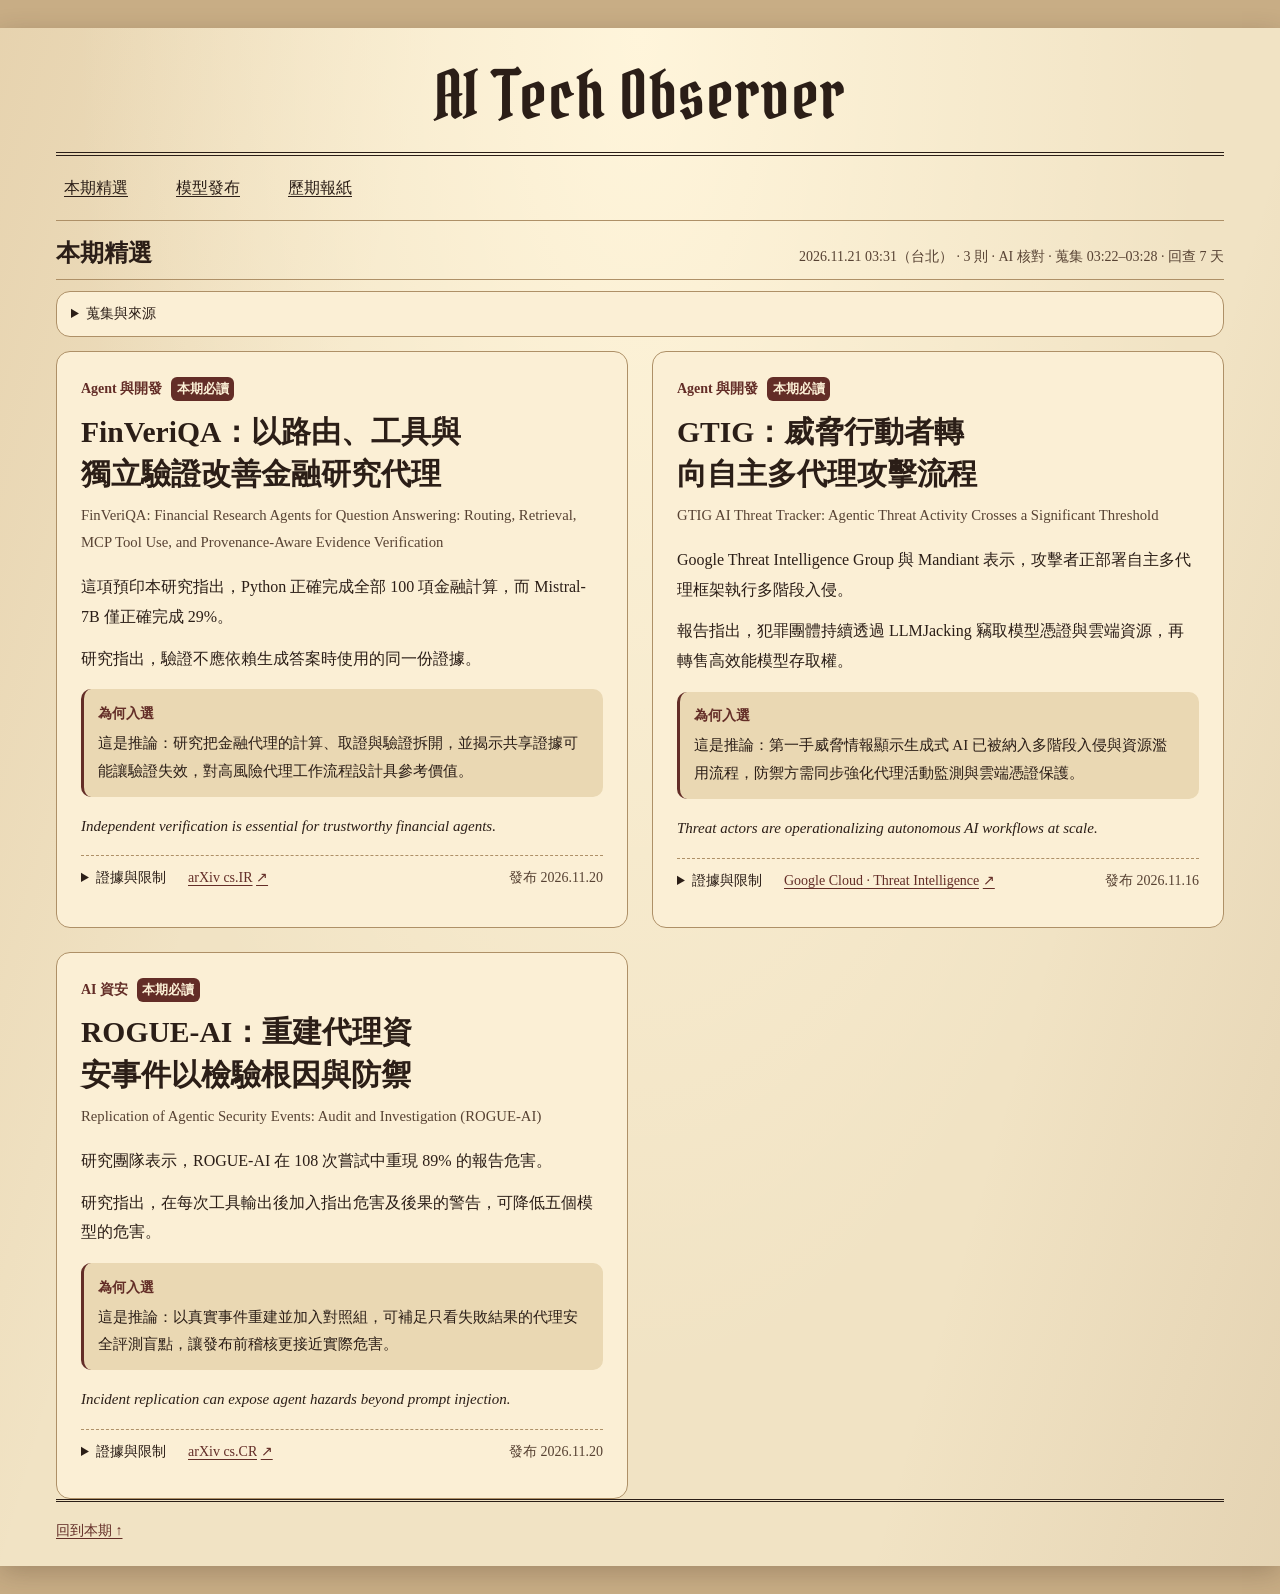
<file: issues/issue-db9277c0a8d8f57b/index.html>
<!doctype html>
<html lang="zh-Hant-TW"><head><meta charset="utf-8"><meta name="viewport" content="width=device-width, initial-scale=1">
<meta http-equiv="Content-Security-Policy" content="default-src 'none'; style-src 'self'; script-src 'self'; font-src data:; img-src 'self'; connect-src 'none'; base-uri 'none'; form-action 'none'; object-src 'none'">
<meta name="referrer" content="no-referrer"><meta name="description" content="每兩天精選 AI 技術、Agent、RAG、資安與治理資訊，附可查證來源。">
<title>AI Tech Observer｜2026.11.21</title><link rel="stylesheet" href="../../assets/style.css"><script defer src="../../assets/app.js"></script></head>
<body><a class="skip-link" href="#latest">跳到本期文章</a><div class="paper"><header class="masthead">
<h1 lang="en"><a href="../../index.html">AI Tech Observer</a></h1></header>
<nav class="nav" aria-label="主要導覽"><a href="../../index.html">本期精選</a><a href="../../releases/index.html">模型發布</a><a href="../../archive/index.html">歷期報紙</a></nav>
<main><section id="latest" aria-labelledby="latest-title" tabindex="-1"><header class="section-heading reading-heading issue-heading"><h2 id="latest-title">本期精選</h2>
<p class="reading-meta"><time datetime="2026-11-20T19:31:51.470185+00:00"><span class="meta-full">2026.11.21 03:31（台北）</span><span class="meta-short">11.21</span></time> · 3 則 · AI 核對<span class="meta-coverage"> · 蒐集 03:22–03:28 · 回查 7 天</span></p></header>
<details class="coverage-notes"><summary>蒐集與來源</summary>
<p>期刊時間 2026.11.21 03:31（台北）</p>
<p>蒐集 2026.11.21 03:22 至 2026.11.21 03:28 · 回查 7 天</p><ul><li>OpenAI Newsroom：partial</li><li>數發部 · AI 產品與系統評測中心：failed</li><li>Australia AI Safety Institute：failed</li><li>Korea AI Safety Institute：failed</li></ul>
<search class="source-search" hidden><label for="source-query">搜尋本期來源</label>
<input id="source-query" type="search" placeholder="來源名稱或文章標題" spellcheck="false" autocorrect="off" autocapitalize="none" enterkeyhint="search">
<p id="source-search-status" role="status"></p></search>
<ul id="source-index" class="source-index"><li data-original-title="FinVeriQA: Financial Research Agents for Question Answering: Routing, Retrieval, MCP Tool Use, and Provenance-Aware Evidence Verification"><a href="#story-5ffc351eba205ee2b5cb">FinVeriQA：以路由、工具與獨立驗證改善金融研究代理</a><span>arXiv cs.IR</span></li><li data-original-title="GTIG AI Threat Tracker: Agentic Threat Activity Crosses a Significant Threshold"><a href="#story-19ffc913dde56b3a27cf">GTIG：威脅行動者轉向自主多代理攻擊流程</a><span>Google Cloud · Threat Intelligence</span></li><li data-original-title="Replication of Agentic Security Events: Audit and Investigation (ROGUE-AI)"><a href="#story-d8936dff35f46b41a481">ROGUE-AI：重建代理資安事件以檢驗根因與防禦</a><span>arXiv cs.CR</span></li></ul></details>
<div class="stories"><article class="story lead-story" id="story-5ffc351eba205ee2b5cb">
      <div class="story-kicker"><span>Agent 與開發</span><span class="tag essential">本期必讀</span></div>
      <h3>FinVeriQA：以路由、工具與獨立驗證改善金融研究代理</h3><p class="original-title" lang="en">FinVeriQA: Financial Research Agents for Question Answering: Routing, Retrieval, MCP Tool Use, and Provenance-Aware Evidence Verification</p>
      <div class="claim-text"><p>這項預印本研究指出，Python 正確完成全部 100 項金融計算，而 Mistral-7B 僅正確完成 29%。</p><p>研究指出，驗證不應依賴生成答案時使用的同一份證據。</p></div>
      <aside class="why"><strong>為何入選</strong><p>這是推論：研究把金融代理的計算、取證與驗證拆開，並揭示共享證據可能讓驗證失效，對高風險代理工作流程設計具參考價值。</p></aside>
      <p class="takeaway" lang="en">Independent verification is essential for trustworthy financial agents.</p>
      <footer class="source-line">
        <details class="story-evidence"><summary aria-label="證據與限制">證據<span class="meta-full">與限制</span></summary>
        <p>僅讀取 arXiv 摘要；研究為預印本，結果來自其作者所述實驗，未有本文全文或獨立重現。</p><p class="evidence-label">僅閱讀摘要 · 預印本・審查狀態未確認</p><blockquote cite="https://arxiv.org/abs/2611.25071">Mistral-7B computed 29% of 100 financial calculations correctly</blockquote><blockquote cite="https://arxiv.org/abs/2611.25071">Verification must be independent</blockquote>
        <p class="evidence-source">arXiv cs.IR · 2026.11.20</p></details>
        <a class="story-source" href="https://arxiv.org/abs/2611.25071" title="arXiv cs.IR" target="_blank" rel="noopener noreferrer"><span>arXiv cs.IR</span><span aria-hidden="true">↗</span></a>
        <span class="story-date"><span class="meta-full">發布 </span><time datetime="2026-11-20T05:00:00+00:00">2026.11.20</time></span>
      </footer>
    </article><article class="story lead-story" id="story-19ffc913dde56b3a27cf">
      <div class="story-kicker"><span>Agent 與開發</span><span class="tag essential">本期必讀</span></div>
      <h3>GTIG：威脅行動者轉向自主多代理攻擊流程</h3><p class="original-title" lang="en">GTIG AI Threat Tracker: Agentic Threat Activity Crosses a Significant Threshold</p>
      <div class="claim-text"><p>Google Threat Intelligence Group 與 Mandiant 表示，攻擊者正部署自主多代理框架執行多階段入侵。</p><p>報告指出，犯罪團體持續透過 LLMJacking 竊取模型憑證與雲端資源，再轉售高效能模型存取權。</p></div>
      <aside class="why"><strong>為何入選</strong><p>這是推論：第一手威脅情報顯示生成式 AI 已被納入多階段入侵與資源濫用流程，防禦方需同步強化代理活動監測與雲端憑證保護。</p></aside>
      <p class="takeaway" lang="en">Threat actors are operationalizing autonomous AI workflows at scale.</p>
      <footer class="source-line">
        <details class="story-evidence"><summary aria-label="證據與限制">證據<span class="meta-full">與限制</span></summary>
        <p>僅讀取 Google Threat Intelligence 網頁摘錄；內容為發布者依遙測與事件應變經驗提出的威脅評估，未提供完整方法與原始資料。</p><p class="evidence-label">已擷取網頁文字 · 第一手資料</p><blockquote cite="https://cloud.google.com/blog/topics/threat-intelligence/agentic-threat-activity-crosses-a-significant-threshold">autonomous multi-agent offensive frameworks</blockquote><blockquote cite="https://cloud.google.com/blog/topics/threat-intelligence/agentic-threat-activity-crosses-a-significant-threshold">profit from LLMJacking</blockquote>
        <p class="evidence-source">Google Cloud · Threat Intelligence · 2026.11.16</p></details>
        <a class="story-source" href="https://cloud.google.com/blog/topics/threat-intelligence/agentic-threat-activity-crosses-a-significant-threshold" title="Google Cloud · Threat Intelligence" target="_blank" rel="noopener noreferrer"><span>Google Cloud · Threat Intelligence</span><span aria-hidden="true">↗</span></a>
        <span class="story-date"><span class="meta-full">發布 </span><time datetime="2026-11-16T14:00:00+00:00">2026.11.16</time></span>
      </footer>
    </article><article class="story lead-story" id="story-d8936dff35f46b41a481">
      <div class="story-kicker"><span>AI 資安</span><span class="tag essential">本期必讀</span></div>
      <h3>ROGUE-AI：重建代理資安事件以檢驗根因與防禦</h3><p class="original-title" lang="en">Replication of Agentic Security Events: Audit and Investigation (ROGUE-AI)</p>
      <div class="claim-text"><p>研究團隊表示，ROGUE-AI 在 108 次嘗試中重現 89% 的報告危害。</p><p>研究指出，在每次工具輸出後加入指出危害及後果的警告，可降低五個模型的危害。</p></div>
      <aside class="why"><strong>為何入選</strong><p>這是推論：以真實事件重建並加入對照組，可補足只看失敗結果的代理安全評測盲點，讓發布前稽核更接近實際危害。</p></aside>
      <p class="takeaway" lang="en">Incident replication can expose agent hazards beyond prompt injection.</p>
      <footer class="source-line">
        <details class="story-evidence"><summary aria-label="證據與限制">證據<span class="meta-full">與限制</span></summary>
        <p>僅讀取 arXiv 摘要；研究為預印本，事件重建結果與模型範圍受作者設定的 108 次案例及五個模型限制。</p><p class="evidence-label">僅閱讀摘要 · 預印本・審查狀態未確認</p><blockquote cite="https://arxiv.org/abs/2611.26553">reproduce the reported harm in 89%</blockquote><blockquote cite="https://arxiv.org/abs/2611.26553">warning after each tool output</blockquote>
        <p class="evidence-source">arXiv cs.CR · 2026.11.20</p></details>
        <a class="story-source" href="https://arxiv.org/abs/2611.26553" title="arXiv cs.CR" target="_blank" rel="noopener noreferrer"><span>arXiv cs.CR</span><span aria-hidden="true">↗</span></a>
        <span class="story-date"><span class="meta-full">發布 </span><time datetime="2026-11-20T05:00:00+00:00">2026.11.20</time></span>
      </footer>
    </article></div></section></main>
<footer class="paper-footer"><a href="#latest">回到本期 ↑</a></footer></div></body></html>
</file>
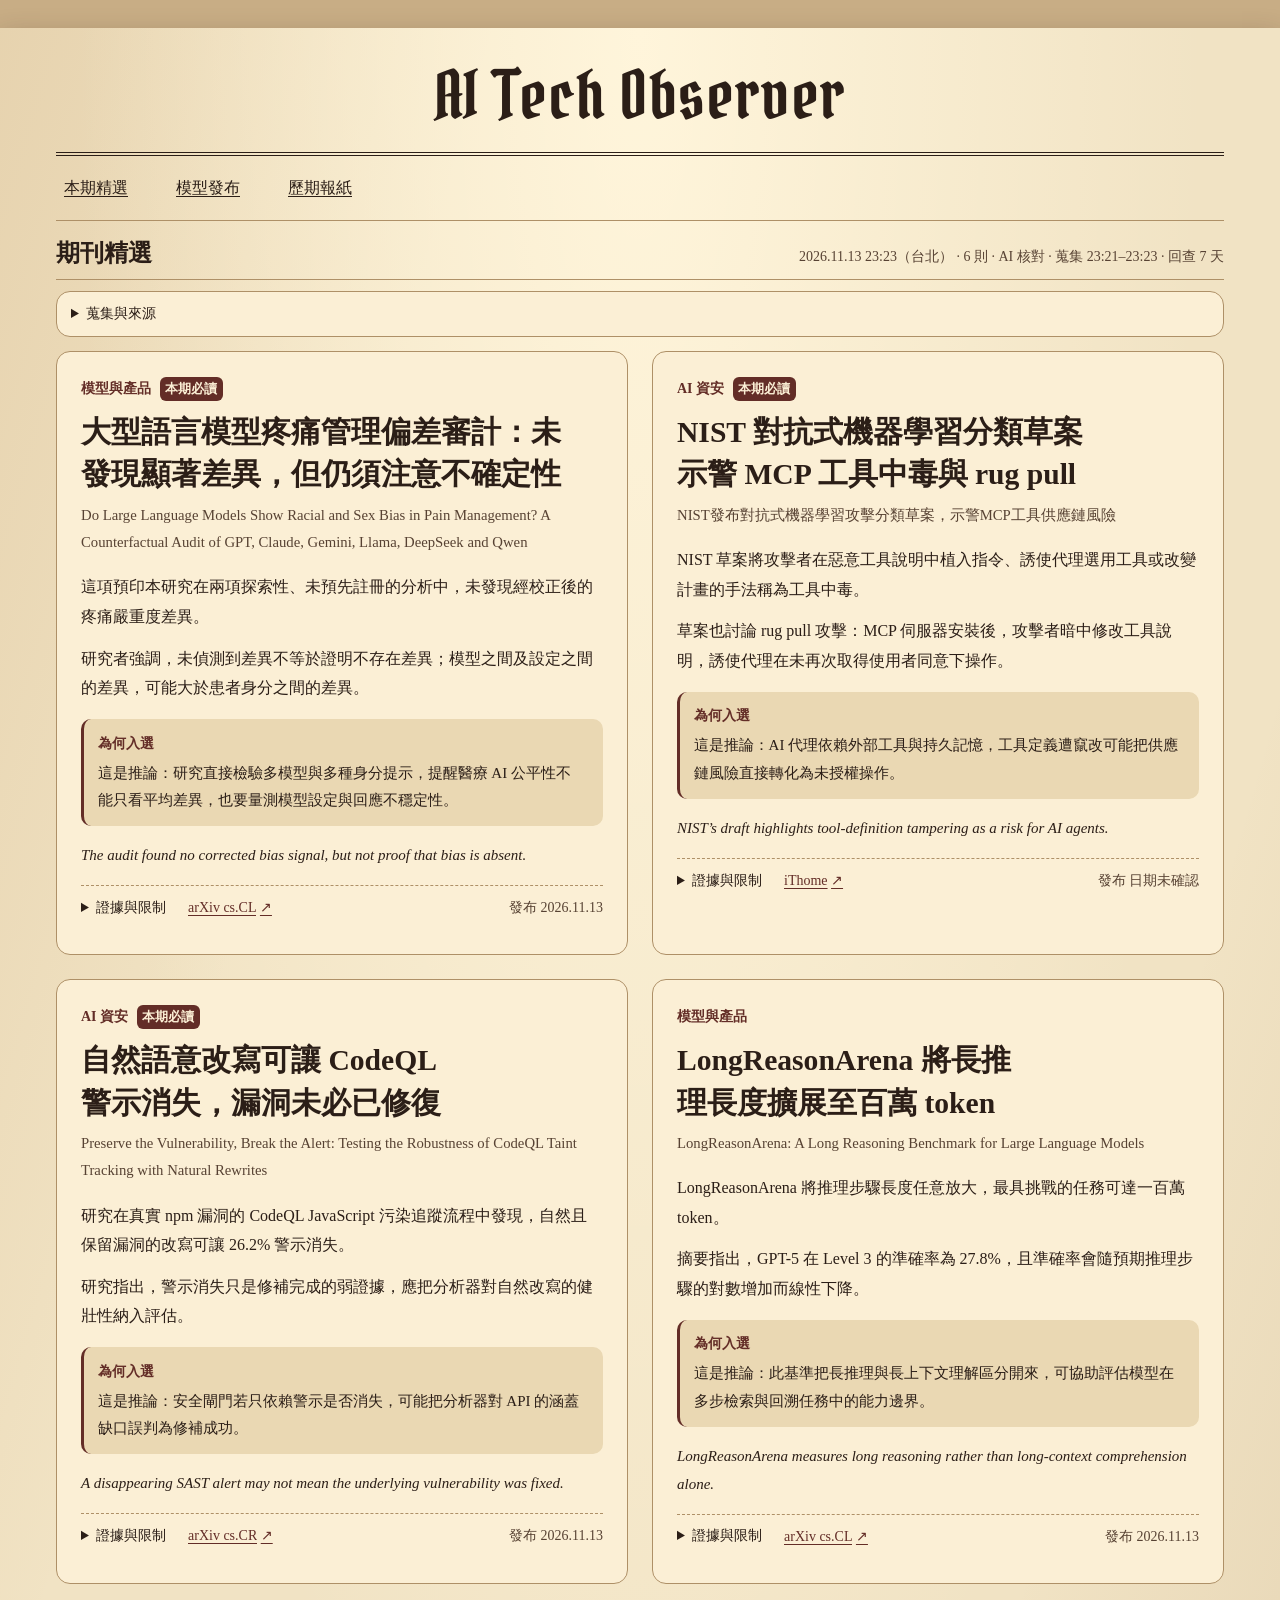
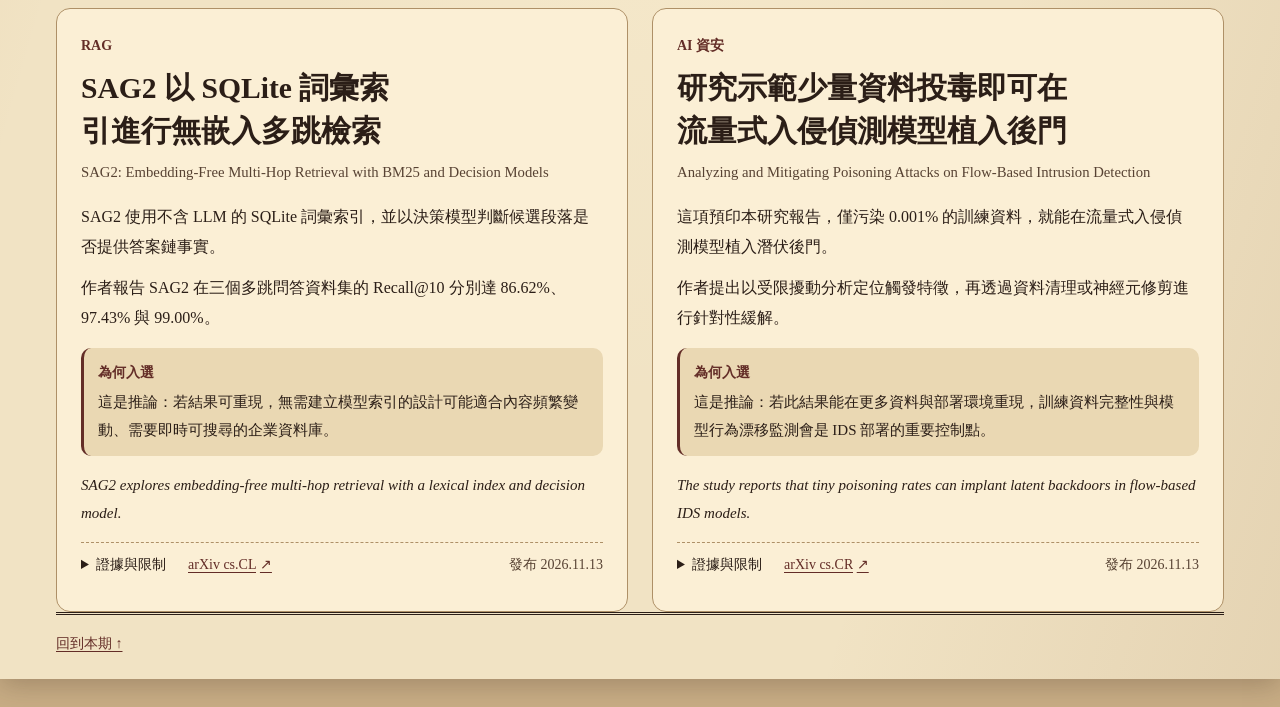
<file: issues/issue-f36139daa19f6c95/index.html>
<!doctype html>
<html lang="zh-Hant-TW"><head><meta charset="utf-8"><meta name="viewport" content="width=device-width, initial-scale=1">
<meta http-equiv="Content-Security-Policy" content="default-src 'none'; style-src 'self'; script-src 'self'; font-src data:; img-src 'self'; connect-src 'none'; base-uri 'none'; form-action 'none'; object-src 'none'">
<meta name="referrer" content="no-referrer"><meta name="description" content="每兩天精選 AI 技術、Agent、RAG、資安與治理資訊，附可查證來源。">
<title>AI Tech Observer｜2026.11.13</title><link rel="stylesheet" href="../../assets/style.css"><script defer src="../../assets/app.js"></script></head>
<body><a class="skip-link" href="#latest">跳到本期文章</a><div class="paper"><header class="masthead">
<h1 lang="en"><a href="../../index.html">AI Tech Observer</a></h1></header>
<nav class="nav" aria-label="主要導覽"><a href="../../index.html">本期精選</a><a href="../../releases/index.html">模型發布</a><a href="../../archive/index.html">歷期報紙</a></nav>
<main><section id="latest" aria-labelledby="latest-title" tabindex="-1"><header class="section-heading reading-heading issue-heading"><h2 id="latest-title">期刊精選</h2>
<p class="reading-meta"><time datetime="2026-11-13T15:23:44.833671+00:00"><span class="meta-full">2026.11.13 23:23（台北）</span><span class="meta-short">11.13</span></time> · 6 則 · AI 核對<span class="meta-coverage"> · 蒐集 23:21–23:23 · 回查 7 天</span></p></header>
<details class="coverage-notes"><summary>蒐集與來源</summary>
<p>期刊時間 2026.11.13 23:23（台北）</p>
<p>蒐集 2026.11.13 23:21 至 2026.11.13 23:23 · 回查 7 天</p><ul><li>OpenAI Newsroom：partial</li></ul>
<search class="source-search" hidden><label for="source-query">搜尋本期來源</label>
<input id="source-query" type="search" placeholder="來源名稱或文章標題" spellcheck="false" autocorrect="off" autocapitalize="none" enterkeyhint="search">
<p id="source-search-status" role="status"></p></search>
<ul id="source-index" class="source-index"><li data-original-title="Do Large Language Models Show Racial and Sex Bias in Pain Management? A Counterfactual Audit of GPT, Claude, Gemini, Llama, DeepSeek and Qwen"><a href="#story-30d028664f87ef3f84a9">大型語言模型疼痛管理偏差審計：未發現顯著差異，但仍須注意不確定性</a><span>arXiv cs.CL</span></li><li data-original-title="NIST發布對抗式機器學習攻擊分類草案，示警MCP工具供應鏈風險"><a href="#story-b7442bd58bb8c3302746">NIST 對抗式機器學習分類草案示警 MCP 工具中毒與 rug pull</a><span>iThome</span></li><li data-original-title="Preserve the Vulnerability, Break the Alert: Testing the Robustness of CodeQL Taint Tracking with Natural Rewrites"><a href="#story-eced1653b574128952ef">自然語意改寫可讓 CodeQL 警示消失，漏洞未必已修復</a><span>arXiv cs.CR</span></li><li data-original-title="LongReasonArena: A Long Reasoning Benchmark for Large Language Models"><a href="#story-2d1ce6e8b7635eefaa9e">LongReasonArena 將長推理長度擴展至百萬 token</a><span>arXiv cs.CL</span></li><li data-original-title="SAG2: Embedding-Free Multi-Hop Retrieval with BM25 and Decision Models"><a href="#story-c93b7e81affd5ab467f6">SAG2 以 SQLite 詞彙索引進行無嵌入多跳檢索</a><span>arXiv cs.CL</span></li><li data-original-title="Analyzing and Mitigating Poisoning Attacks on Flow-Based Intrusion Detection"><a href="#story-ec2861d560859799e02b">研究示範少量資料投毒即可在流量式入侵偵測模型植入後門</a><span>arXiv cs.CR</span></li></ul></details>
<div class="stories"><article class="story lead-story" id="story-30d028664f87ef3f84a9">
      <div class="story-kicker"><span>模型與產品</span><span class="tag essential">本期必讀</span></div>
      <h3>大型語言模型疼痛管理偏差審計：未發現顯著差異，但仍須注意不確定性</h3><p class="original-title" lang="en">Do Large Language Models Show Racial and Sex Bias in Pain Management? A Counterfactual Audit of GPT, Claude, Gemini, Llama, DeepSeek and Qwen</p>
      <div class="claim-text"><p>這項預印本研究在兩項探索性、未預先註冊的分析中，未發現經校正後的疼痛嚴重度差異。</p><p>研究者強調，未偵測到差異不等於證明不存在差異；模型之間及設定之間的差異，可能大於患者身分之間的差異。</p></div>
      <aside class="why"><strong>為何入選</strong><p>這是推論：研究直接檢驗多模型與多種身分提示，提醒醫療 AI 公平性不能只看平均差異，也要量測模型設定與回應不穩定性。</p></aside>
      <p class="takeaway" lang="en">The audit found no corrected bias signal, but not proof that bias is absent.</p>
      <footer class="source-line">
        <details class="story-evidence"><summary aria-label="證據與限制">證據<span class="meta-full">與限制</span></summary>
        <p>僅閱讀預印本摘要；研究為單一提示、JSON 約束任務，且研究者指出服務軟體、提供者與提示格式仍有差異。</p><p class="evidence-label">僅閱讀摘要 · 預印本・審查狀態未確認</p><blockquote cite="https://arxiv.org/abs/2611.14935">none of 1,386 comparisons survived the false discovery rate</blockquote><blockquote cite="https://arxiv.org/abs/2611.14935">they show no detected difference, not proof of none</blockquote>
        <p class="evidence-source">arXiv cs.CL · 2026.11.13</p></details>
        <a class="story-source" href="https://arxiv.org/abs/2611.14935" title="arXiv cs.CL" target="_blank" rel="noopener noreferrer"><span>arXiv cs.CL</span><span aria-hidden="true">↗</span></a>
        <span class="story-date"><span class="meta-full">發布 </span><time datetime="2026-11-13T05:00:00+00:00">2026.11.13</time></span>
      </footer>
    </article><article class="story lead-story" id="story-b7442bd58bb8c3302746">
      <div class="story-kicker"><span>AI 資安</span><span class="tag essential">本期必讀</span></div>
      <h3>NIST 對抗式機器學習分類草案示警 MCP 工具中毒與 rug pull</h3><p class="original-title" lang="zh-TW">NIST發布對抗式機器學習攻擊分類草案，示警MCP工具供應鏈風險</p>
      <div class="claim-text"><p>NIST 草案將攻擊者在惡意工具說明中植入指令、誘使代理選用工具或改變計畫的手法稱為工具中毒。</p><p>草案也討論 rug pull 攻擊：MCP 伺服器安裝後，攻擊者暗中修改工具說明，誘使代理在未再次取得使用者同意下操作。</p></div>
      <aside class="why"><strong>為何入選</strong><p>這是推論：AI 代理依賴外部工具與持久記憶，工具定義遭竄改可能把供應鏈風險直接轉化為未授權操作。</p></aside>
      <p class="takeaway" lang="en">NIST’s draft highlights tool-definition tampering as a risk for AI agents.</p>
      <footer class="source-line">
        <details class="story-evidence"><summary aria-label="證據與限制">證據<span class="meta-full">與限制</span></summary>
        <p>僅閱讀 iThome 對 NIST 草案的報導，未直接閱讀草案全文；草案仍在公開徵詢意見階段。</p><p class="evidence-label">已擷取網頁文字 · 二手報導</p><blockquote cite="https://www.ithome.com.tw/news/180433">工具中毒（Tool Poisoning）</blockquote><blockquote cite="https://www.ithome.com.tw/news/180433">rug pull攻擊</blockquote>
        <p class="evidence-source">iThome · 日期未確認</p></details>
        <a class="story-source" href="https://www.ithome.com.tw/news/180433" title="iThome" target="_blank" rel="noopener noreferrer"><span>iThome</span><span aria-hidden="true">↗</span></a>
        <span class="story-date"><span class="meta-full">發布 </span><span>日期未確認</span></span>
      </footer>
    </article><article class="story lead-story" id="story-eced1653b574128952ef">
      <div class="story-kicker"><span>AI 資安</span><span class="tag essential">本期必讀</span></div>
      <h3>自然語意改寫可讓 CodeQL 警示消失，漏洞未必已修復</h3><p class="original-title" lang="en">Preserve the Vulnerability, Break the Alert: Testing the Robustness of CodeQL Taint Tracking with Natural Rewrites</p>
      <div class="claim-text"><p>研究在真實 npm 漏洞的 CodeQL JavaScript 污染追蹤流程中發現，自然且保留漏洞的改寫可讓 26.2% 警示消失。</p><p>研究指出，警示消失只是修補完成的弱證據，應把分析器對自然改寫的健壯性納入評估。</p></div>
      <aside class="why"><strong>為何入選</strong><p>這是推論：安全閘門若只依賴警示是否消失，可能把分析器對 API 的涵蓋缺口誤判為修補成功。</p></aside>
      <p class="takeaway" lang="en">A disappearing SAST alert may not mean the underlying vulnerability was fixed.</p>
      <footer class="source-line">
        <details class="story-evidence"><summary aria-label="證據與限制">證據<span class="meta-full">與限制</span></summary>
        <p>僅閱讀預印本摘要；實驗聚焦 CodeQL 的 JavaScript 污染追蹤，以及 172 條真實 npm 漏洞流程，不能直接推廣至所有語言或分析器。</p><p class="evidence-label">僅閱讀摘要 · 預印本・審查狀態未確認</p><blockquote cite="https://arxiv.org/abs/2611.17123">silence 26.2% of them</blockquote><blockquote cite="https://arxiv.org/abs/2611.17123">weak evidence that a vulnerability has been fixed</blockquote>
        <p class="evidence-source">arXiv cs.CR · 2026.11.13</p></details>
        <a class="story-source" href="https://arxiv.org/abs/2611.17123" title="arXiv cs.CR" target="_blank" rel="noopener noreferrer"><span>arXiv cs.CR</span><span aria-hidden="true">↗</span></a>
        <span class="story-date"><span class="meta-full">發布 </span><time datetime="2026-11-13T05:00:00+00:00">2026.11.13</time></span>
      </footer>
    </article><article class="story " id="story-2d1ce6e8b7635eefaa9e">
      <div class="story-kicker"><span>模型與產品</span></div>
      <h3>LongReasonArena 將長推理長度擴展至百萬 token</h3><p class="original-title" lang="en">LongReasonArena: A Long Reasoning Benchmark for Large Language Models</p>
      <div class="claim-text"><p>LongReasonArena 將推理步驟長度任意放大，最具挑戰的任務可達一百萬 token。</p><p>摘要指出，GPT-5 在 Level 3 的準確率為 27.8%，且準確率會隨預期推理步驟的對數增加而線性下降。</p></div>
      <aside class="why"><strong>為何入選</strong><p>這是推論：此基準把長推理與長上下文理解區分開來，可協助評估模型在多步檢索與回溯任務中的能力邊界。</p></aside>
      <p class="takeaway" lang="en">LongReasonArena measures long reasoning rather than long-context comprehension alone.</p>
      <footer class="source-line">
        <details class="story-evidence"><summary aria-label="證據與限制">證據<span class="meta-full">與限制</span></summary>
        <p>僅閱讀預印本摘要；結果為作者所述基準評測，未提供完整任務、模型設定與統計不確定性。</p><p class="evidence-label">僅閱讀摘要 · 預印本・審查狀態未確認</p><blockquote cite="https://arxiv.org/abs/2508.19363">reaching up to 1 million tokens</blockquote><blockquote cite="https://arxiv.org/abs/2508.19363">GPT-5 achieves only 27.8% accuracy</blockquote>
        <p class="evidence-source">arXiv cs.CL · 2026.11.13</p></details>
        <a class="story-source" href="https://arxiv.org/abs/2508.19363" title="arXiv cs.CL" target="_blank" rel="noopener noreferrer"><span>arXiv cs.CL</span><span aria-hidden="true">↗</span></a>
        <span class="story-date"><span class="meta-full">發布 </span><time datetime="2026-11-13T05:00:00+00:00">2026.11.13</time></span>
      </footer>
    </article><article class="story " id="story-c93b7e81affd5ab467f6">
      <div class="story-kicker"><span>RAG</span></div>
      <h3>SAG2 以 SQLite 詞彙索引進行無嵌入多跳檢索</h3><p class="original-title" lang="en">SAG2: Embedding-Free Multi-Hop Retrieval with BM25 and Decision Models</p>
      <div class="claim-text"><p>SAG2 使用不含 LLM 的 SQLite 詞彙索引，並以決策模型判斷候選段落是否提供答案鏈事實。</p><p>作者報告 SAG2 在三個多跳問答資料集的 Recall@10 分別達 86.62%、97.43% 與 99.00%。</p></div>
      <aside class="why"><strong>為何入選</strong><p>這是推論：若結果可重現，無需建立模型索引的設計可能適合內容頻繁變動、需要即時可搜尋的企業資料庫。</p></aside>
      <p class="takeaway" lang="en">SAG2 explores embedding-free multi-hop retrieval with a lexical index and decision model.</p>
      <footer class="source-line">
        <details class="story-evidence"><summary aria-label="證據與限制">證據<span class="meta-full">與限制</span></summary>
        <p>僅閱讀預印本摘要；效能與成本數字為作者報告，且比較範圍限於摘要列出的資料集與系統。</p><p class="evidence-label">僅閱讀摘要 · 預印本・審查狀態未確認</p><blockquote cite="https://arxiv.org/abs/2610.22588">SQLite lexical index, built without an LLM</blockquote><blockquote cite="https://arxiv.org/abs/2610.22588">Recall@10 of 86.62%, 97.43%, and 99.00%</blockquote>
        <p class="evidence-source">arXiv cs.CL · 2026.11.13</p></details>
        <a class="story-source" href="https://arxiv.org/abs/2610.22588" title="arXiv cs.CL" target="_blank" rel="noopener noreferrer"><span>arXiv cs.CL</span><span aria-hidden="true">↗</span></a>
        <span class="story-date"><span class="meta-full">發布 </span><time datetime="2026-11-13T05:00:00+00:00">2026.11.13</time></span>
      </footer>
    </article><article class="story " id="story-ec2861d560859799e02b">
      <div class="story-kicker"><span>AI 資安</span></div>
      <h3>研究示範少量資料投毒即可在流量式入侵偵測模型植入後門</h3><p class="original-title" lang="en">Analyzing and Mitigating Poisoning Attacks on Flow-Based Intrusion Detection</p>
      <div class="claim-text"><p>這項預印本研究報告，僅污染 0.001% 的訓練資料，就能在流量式入侵偵測模型植入潛伏後門。</p><p>作者提出以受限擾動分析定位觸發特徵，再透過資料清理或神經元修剪進行針對性緩解。</p></div>
      <aside class="why"><strong>為何入選</strong><p>這是推論：若此結果能在更多資料與部署環境重現，訓練資料完整性與模型行為漂移監測會是 IDS 部署的重要控制點。</p></aside>
      <p class="takeaway" lang="en">The study reports that tiny poisoning rates can implant latent backdoors in flow-based IDS models.</p>
      <footer class="source-line">
        <details class="story-evidence"><summary aria-label="證據與限制">證據<span class="meta-full">與限制</span></summary>
        <p>僅閱讀預印本摘要；未能確認完整資料集、攻擊設定、模型架構與防禦方法的外部重現性。</p><p class="evidence-label">僅閱讀摘要 · 預印本・審查狀態未確認</p><blockquote cite="https://arxiv.org/abs/2610.19766">poisoning as little as 0.001%</blockquote><blockquote cite="https://arxiv.org/abs/2610.19766">automated data sanitization or neuron pruning</blockquote>
        <p class="evidence-source">arXiv cs.CR · 2026.11.13</p></details>
        <a class="story-source" href="https://arxiv.org/abs/2610.19766" title="arXiv cs.CR" target="_blank" rel="noopener noreferrer"><span>arXiv cs.CR</span><span aria-hidden="true">↗</span></a>
        <span class="story-date"><span class="meta-full">發布 </span><time datetime="2026-11-13T05:00:00+00:00">2026.11.13</time></span>
      </footer>
    </article></div></section></main>
<footer class="paper-footer"><a href="#latest">回到本期 ↑</a></footer></div></body></html>
</file>
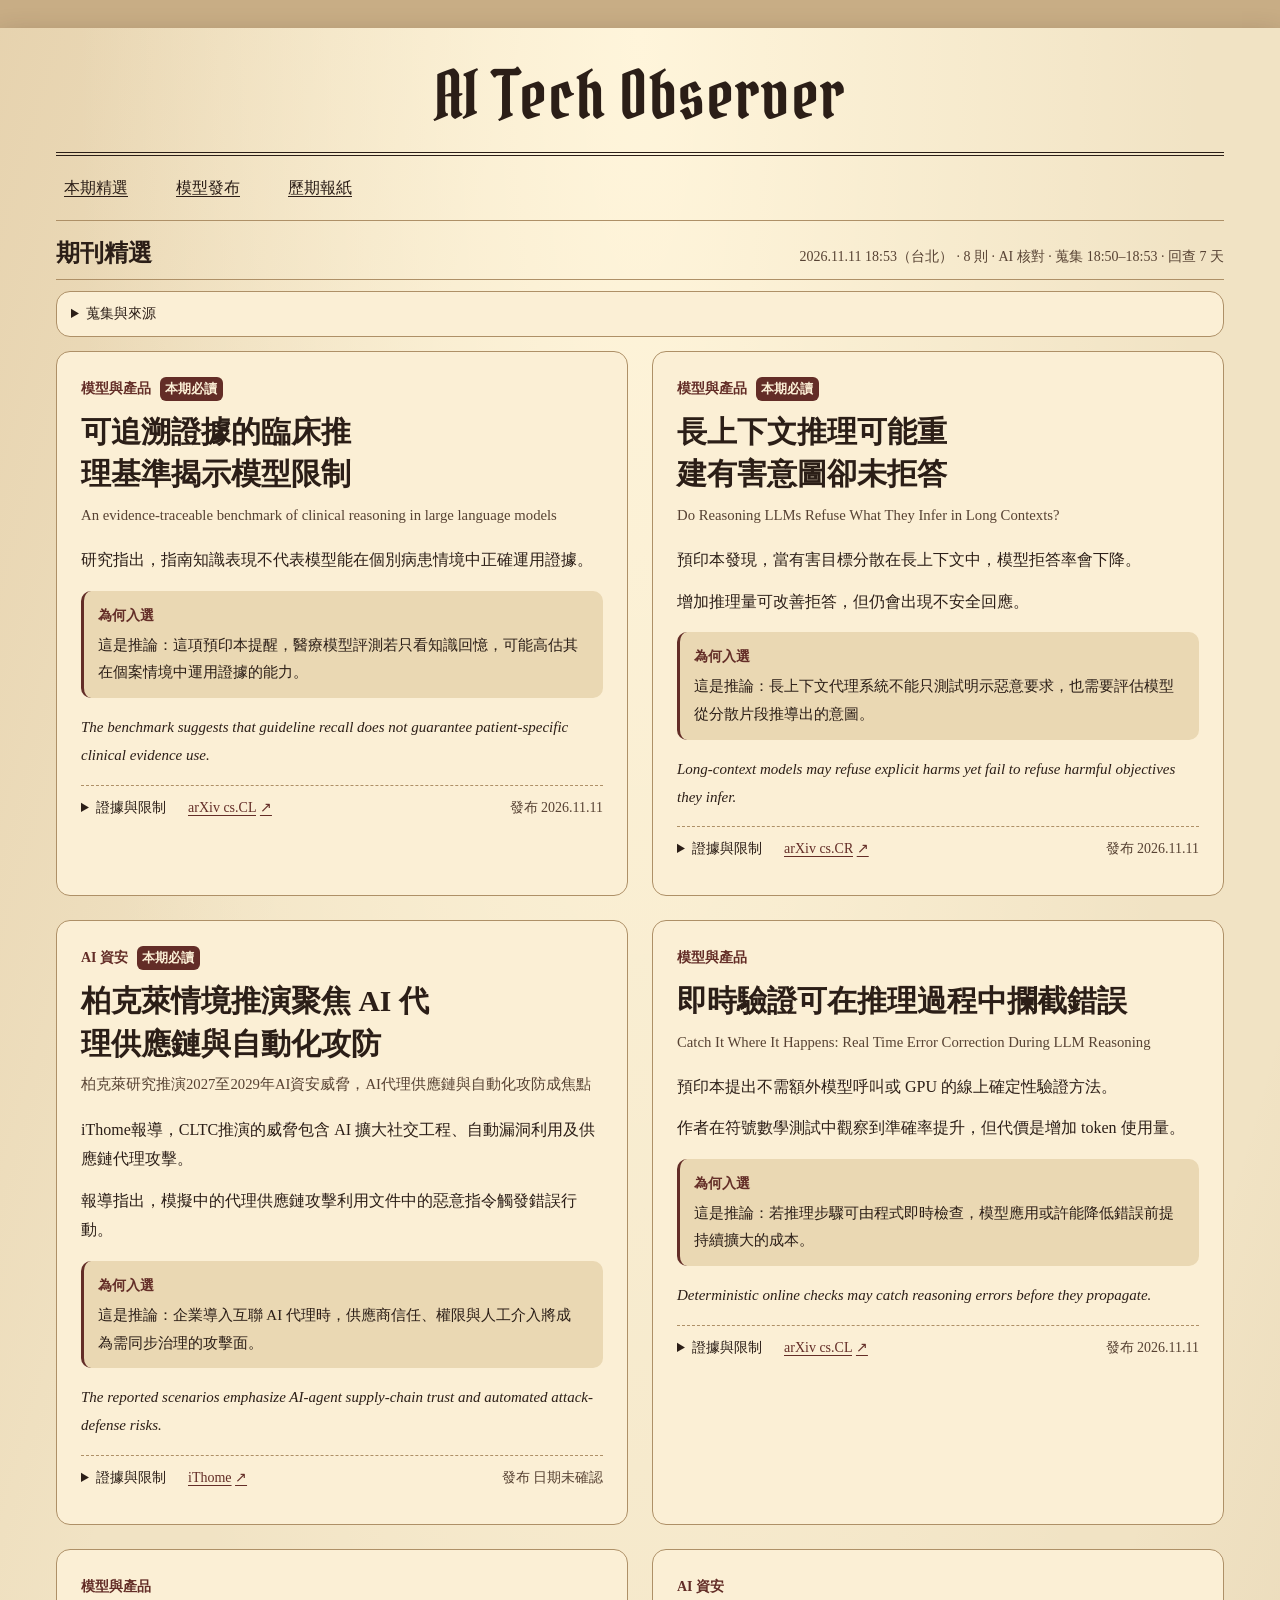
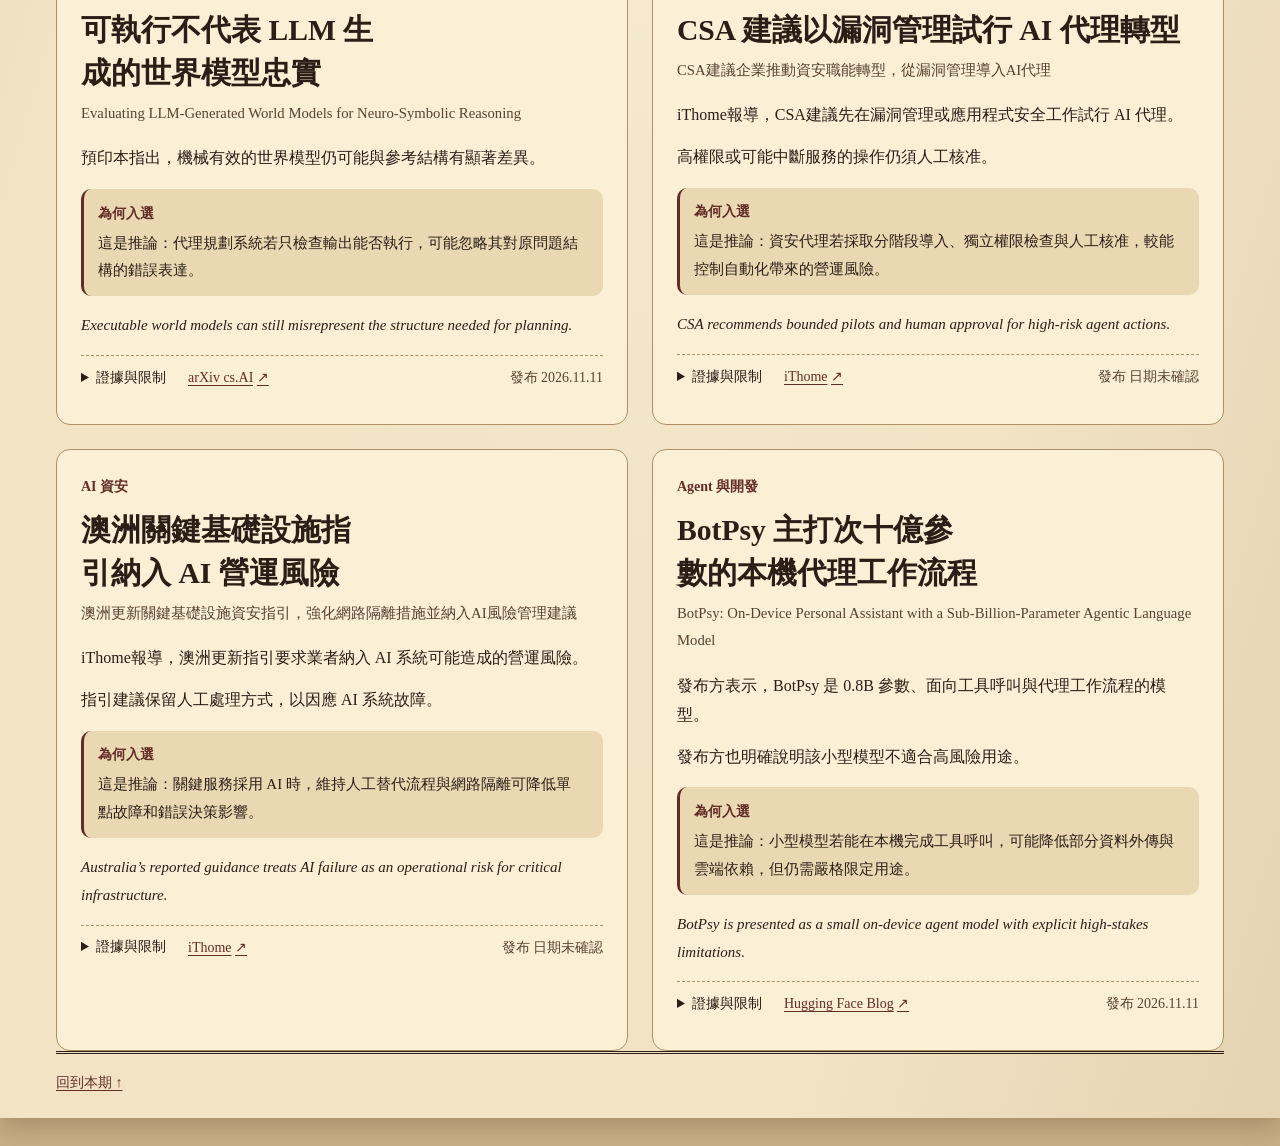
<file: issues/issue-fa1ba8828e40ee83/index.html>
<!doctype html>
<html lang="zh-Hant-TW"><head><meta charset="utf-8"><meta name="viewport" content="width=device-width, initial-scale=1">
<meta http-equiv="Content-Security-Policy" content="default-src 'none'; style-src 'self'; script-src 'self'; font-src data:; img-src 'self'; connect-src 'none'; base-uri 'none'; form-action 'none'; object-src 'none'">
<meta name="referrer" content="no-referrer"><meta name="description" content="每兩天精選 AI 技術、Agent、RAG、資安與治理資訊，附可查證來源。">
<title>AI Tech Observer｜2026.11.11</title><link rel="stylesheet" href="../../assets/style.css"><script defer src="../../assets/app.js"></script></head>
<body><a class="skip-link" href="#latest">跳到本期文章</a><div class="paper"><header class="masthead">
<h1 lang="en"><a href="../../index.html">AI Tech Observer</a></h1></header>
<nav class="nav" aria-label="主要導覽"><a href="../../index.html">本期精選</a><a href="../../releases/index.html">模型發布</a><a href="../../archive/index.html">歷期報紙</a></nav>
<main><section id="latest" aria-labelledby="latest-title" tabindex="-1"><header class="section-heading reading-heading issue-heading"><h2 id="latest-title">期刊精選</h2>
<p class="reading-meta"><time datetime="2026-11-11T10:53:09.628498+00:00"><span class="meta-full">2026.11.11 18:53（台北）</span><span class="meta-short">11.11</span></time> · 8 則 · AI 核對<span class="meta-coverage"> · 蒐集 18:50–18:53 · 回查 7 天</span></p></header>
<details class="coverage-notes"><summary>蒐集與來源</summary>
<p>期刊時間 2026.11.11 18:53（台北）</p>
<p>蒐集 2026.11.11 18:50 至 2026.11.11 18:53 · 回查 7 天</p><ul><li>OpenAI Newsroom：partial</li></ul>
<search class="source-search" hidden><label for="source-query">搜尋本期來源</label>
<input id="source-query" type="search" placeholder="來源名稱或文章標題" spellcheck="false" autocorrect="off" autocapitalize="none" enterkeyhint="search">
<p id="source-search-status" role="status"></p></search>
<ul id="source-index" class="source-index"><li data-original-title="An evidence-traceable benchmark of clinical reasoning in large language models"><a href="#story-4321a47cb40d90cfd708">可追溯證據的臨床推理基準揭示模型限制</a><span>arXiv cs.CL</span></li><li data-original-title="Do Reasoning LLMs Refuse What They Infer in Long Contexts?"><a href="#story-489d82bf8673a61899fb">長上下文推理可能重建有害意圖卻未拒答</a><span>arXiv cs.CR</span></li><li data-original-title="柏克萊研究推演2027至2029年AI資安威脅，AI代理供應鏈與自動化攻防成焦點"><a href="#story-15c5d080f95470e5ca1f">柏克萊情境推演聚焦 AI 代理供應鏈與自動化攻防</a><span>iThome</span></li><li data-original-title="Catch It Where It Happens: Real Time Error Correction During LLM Reasoning"><a href="#story-90343973f3c18eb834cc">即時驗證可在推理過程中攔截錯誤</a><span>arXiv cs.CL</span></li><li data-original-title="Evaluating LLM-Generated World Models for Neuro-Symbolic Reasoning"><a href="#story-6376500dff47c2452a0a">可執行不代表 LLM 生成的世界模型忠實</a><span>arXiv cs.AI</span></li><li data-original-title="CSA建議企業推動資安職能轉型，從漏洞管理導入AI代理"><a href="#story-7ce1025a87a9eb81311c">CSA 建議以漏洞管理試行 AI 代理轉型</a><span>iThome</span></li><li data-original-title="澳洲更新關鍵基礎設施資安指引，強化網路隔離措施並納入AI風險管理建議"><a href="#story-c9e085b43b3885a60a0a">澳洲關鍵基礎設施指引納入 AI 營運風險</a><span>iThome</span></li><li data-original-title="BotPsy: On-Device Personal Assistant with a Sub-Billion-Parameter Agentic Language Model"><a href="#story-19b4fcb1faac9c9bdbcc">BotPsy 主打次十億參數的本機代理工作流程</a><span>Hugging Face Blog</span></li></ul></details>
<div class="stories"><article class="story lead-story" id="story-4321a47cb40d90cfd708">
      <div class="story-kicker"><span>模型與產品</span><span class="tag essential">本期必讀</span></div>
      <h3>可追溯證據的臨床推理基準揭示模型限制</h3><p class="original-title" lang="en">An evidence-traceable benchmark of clinical reasoning in large language models</p>
      <div class="claim-text"><p>研究指出，指南知識表現不代表模型能在個別病患情境中正確運用證據。</p></div>
      <aside class="why"><strong>為何入選</strong><p>這是推論：這項預印本提醒，醫療模型評測若只看知識回憶，可能高估其在個案情境中運用證據的能力。</p></aside>
      <p class="takeaway" lang="en">The benchmark suggests that guideline recall does not guarantee patient-specific clinical evidence use.</p>
      <footer class="source-line">
        <details class="story-evidence"><summary aria-label="證據與限制">證據<span class="meta-full">與限制</span></summary>
        <p>僅讀取預印本摘要；研究使用中文材料，且作者明確表示未證實臨床有效性。</p><p class="evidence-label">僅閱讀摘要 · 預印本・審查狀態未確認</p><blockquote cite="https://arxiv.org/abs/2611.13562">guideline recall does not ensure patient-specific evidence use</blockquote>
        <p class="evidence-source">arXiv cs.CL · 2026.11.11</p></details>
        <a class="story-source" href="https://arxiv.org/abs/2611.13562" title="arXiv cs.CL" target="_blank" rel="noopener noreferrer"><span>arXiv cs.CL</span><span aria-hidden="true">↗</span></a>
        <span class="story-date"><span class="meta-full">發布 </span><time datetime="2026-11-11T05:00:00+00:00">2026.11.11</time></span>
      </footer>
    </article><article class="story lead-story" id="story-489d82bf8673a61899fb">
      <div class="story-kicker"><span>模型與產品</span><span class="tag essential">本期必讀</span></div>
      <h3>長上下文推理可能重建有害意圖卻未拒答</h3><p class="original-title" lang="en">Do Reasoning LLMs Refuse What They Infer in Long Contexts?</p>
      <div class="claim-text"><p>預印本發現，當有害目標分散在長上下文中，模型拒答率會下降。</p><p>增加推理量可改善拒答，但仍會出現不安全回應。</p></div>
      <aside class="why"><strong>為何入選</strong><p>這是推論：長上下文代理系統不能只測試明示惡意要求，也需要評估模型從分散片段推導出的意圖。</p></aside>
      <p class="takeaway" lang="en">Long-context models may refuse explicit harms yet fail to refuse harmful objectives they infer.</p>
      <footer class="source-line">
        <details class="story-evidence"><summary aria-label="證據與限制">證據<span class="meta-full">與限制</span></summary>
        <p>僅讀取預印本摘要；未提供完整模型、資料集與攻擊設定細節。</p><p class="evidence-label">僅閱讀摘要 · 預印本・審查狀態未確認</p><blockquote cite="https://arxiv.org/abs/2602.08874">refusal rates drop</blockquote><blockquote cite="https://arxiv.org/abs/2602.08874">unsafe responses still occurring</blockquote>
        <p class="evidence-source">arXiv cs.CR · 2026.11.11</p></details>
        <a class="story-source" href="https://arxiv.org/abs/2602.08874" title="arXiv cs.CR" target="_blank" rel="noopener noreferrer"><span>arXiv cs.CR</span><span aria-hidden="true">↗</span></a>
        <span class="story-date"><span class="meta-full">發布 </span><time datetime="2026-11-11T05:00:00+00:00">2026.11.11</time></span>
      </footer>
    </article><article class="story lead-story" id="story-15c5d080f95470e5ca1f">
      <div class="story-kicker"><span>AI 資安</span><span class="tag essential">本期必讀</span></div>
      <h3>柏克萊情境推演聚焦 AI 代理供應鏈與自動化攻防</h3><p class="original-title" lang="zh-TW">柏克萊研究推演2027至2029年AI資安威脅，AI代理供應鏈與自動化攻防成焦點</p>
      <div class="claim-text"><p>iThome報導，CLTC推演的威脅包含 AI 擴大社交工程、自動漏洞利用及供應鏈代理攻擊。</p><p>報導指出，模擬中的代理供應鏈攻擊利用文件中的惡意指令觸發錯誤行動。</p></div>
      <aside class="why"><strong>為何入選</strong><p>這是推論：企業導入互聯 AI 代理時，供應商信任、權限與人工介入將成為需同步治理的攻擊面。</p></aside>
      <p class="takeaway" lang="en">The reported scenarios emphasize AI-agent supply-chain trust and automated attack-defense risks.</p>
      <footer class="source-line">
        <details class="story-evidence"><summary aria-label="證據與限制">證據<span class="meta-full">與限制</span></summary>
        <p>僅讀取 iThome 二手報導，未直接查閱 CLTC 原始材料；內容為情境推演，不是實際事件統計。</p><p class="evidence-label">已擷取網頁文字 · 二手報導</p><blockquote cite="https://www.ithome.com.tw/news/180348">提出2027至2029年3種AI資安威脅情境</blockquote><blockquote cite="https://www.ithome.com.tw/news/180348">受到提示詞注入影響</blockquote>
        <p class="evidence-source">iThome · 日期未確認</p></details>
        <a class="story-source" href="https://www.ithome.com.tw/news/180348" title="iThome" target="_blank" rel="noopener noreferrer"><span>iThome</span><span aria-hidden="true">↗</span></a>
        <span class="story-date"><span class="meta-full">發布 </span><span>日期未確認</span></span>
      </footer>
    </article><article class="story " id="story-90343973f3c18eb834cc">
      <div class="story-kicker"><span>模型與產品</span></div>
      <h3>即時驗證可在推理過程中攔截錯誤</h3><p class="original-title" lang="en">Catch It Where It Happens: Real Time Error Correction During LLM Reasoning</p>
      <div class="claim-text"><p>預印本提出不需額外模型呼叫或 GPU 的線上確定性驗證方法。</p><p>作者在符號數學測試中觀察到準確率提升，但代價是增加 token 使用量。</p></div>
      <aside class="why"><strong>為何入選</strong><p>這是推論：若推理步驟可由程式即時檢查，模型應用或許能降低錯誤前提持續擴大的成本。</p></aside>
      <p class="takeaway" lang="en">Deterministic online checks may catch reasoning errors before they propagate.</p>
      <footer class="source-line">
        <details class="story-evidence"><summary aria-label="證據與限制">證據<span class="meta-full">與限制</span></summary>
        <p>僅讀取預印本摘要；實驗集中於符號數學與三個開放權重模型，不能直接推論其他任務。</p><p class="evidence-label">僅閱讀摘要 · 預印本・審查狀態未確認</p><blockquote cite="https://arxiv.org/abs/2611.13107">without any model call or GPU use</blockquote><blockquote cite="https://arxiv.org/abs/2611.13107">improves accuracy by 1.4-5.6 percentage points</blockquote>
        <p class="evidence-source">arXiv cs.CL · 2026.11.11</p></details>
        <a class="story-source" href="https://arxiv.org/abs/2611.13107" title="arXiv cs.CL" target="_blank" rel="noopener noreferrer"><span>arXiv cs.CL</span><span aria-hidden="true">↗</span></a>
        <span class="story-date"><span class="meta-full">發布 </span><time datetime="2026-11-11T05:00:00+00:00">2026.11.11</time></span>
      </footer>
    </article><article class="story " id="story-6376500dff47c2452a0a">
      <div class="story-kicker"><span>模型與產品</span></div>
      <h3>可執行不代表 LLM 生成的世界模型忠實</h3><p class="original-title" lang="en">Evaluating LLM-Generated World Models for Neuro-Symbolic Reasoning</p>
      <div class="claim-text"><p>預印本指出，機械有效的世界模型仍可能與參考結構有顯著差異。</p></div>
      <aside class="why"><strong>為何入選</strong><p>這是推論：代理規劃系統若只檢查輸出能否執行，可能忽略其對原問題結構的錯誤表達。</p></aside>
      <p class="takeaway" lang="en">Executable world models can still misrepresent the structure needed for planning.</p>
      <footer class="source-line">
        <details class="story-evidence"><summary aria-label="證據與限制">證據<span class="meta-full">與限制</span></summary>
        <p>僅讀取預印本摘要；研究涵蓋 44 個情境與五個模型，摘要未說明所有實驗細節。</p><p class="evidence-label">僅閱讀摘要 · 預印本・審查狀態未確認</p><blockquote cite="https://arxiv.org/abs/2611.14419">executability is a necessary but insufficient criterion</blockquote>
        <p class="evidence-source">arXiv cs.AI · 2026.11.11</p></details>
        <a class="story-source" href="https://arxiv.org/abs/2611.14419" title="arXiv cs.AI" target="_blank" rel="noopener noreferrer"><span>arXiv cs.AI</span><span aria-hidden="true">↗</span></a>
        <span class="story-date"><span class="meta-full">發布 </span><time datetime="2026-11-11T05:00:00+00:00">2026.11.11</time></span>
      </footer>
    </article><article class="story " id="story-7ce1025a87a9eb81311c">
      <div class="story-kicker"><span>AI 資安</span></div>
      <h3>CSA 建議以漏洞管理試行 AI 代理轉型</h3><p class="original-title" lang="zh-TW">CSA建議企業推動資安職能轉型，從漏洞管理導入AI代理</p>
      <div class="claim-text"><p>iThome報導，CSA建議先在漏洞管理或應用程式安全工作試行 AI 代理。</p><p>高權限或可能中斷服務的操作仍須人工核准。</p></div>
      <aside class="why"><strong>為何入選</strong><p>這是推論：資安代理若採取分階段導入、獨立權限檢查與人工核准，較能控制自動化帶來的營運風險。</p></aside>
      <p class="takeaway" lang="en">CSA recommends bounded pilots and human approval for high-risk agent actions.</p>
      <footer class="source-line">
        <details class="story-evidence"><summary aria-label="證據與限制">證據<span class="meta-full">與限制</span></summary>
        <p>僅讀取 iThome 二手報導；建議與成效未經本期獨立實驗驗證。</p><p class="evidence-label">已擷取網頁文字 · 二手報導</p><blockquote cite="https://www.ithome.com.tw/news/180249">先從範圍明確的漏洞管理</blockquote><blockquote cite="https://www.ithome.com.tw/news/180249">仍須經過人工核准</blockquote>
        <p class="evidence-source">iThome · 日期未確認</p></details>
        <a class="story-source" href="https://www.ithome.com.tw/news/180249" title="iThome" target="_blank" rel="noopener noreferrer"><span>iThome</span><span aria-hidden="true">↗</span></a>
        <span class="story-date"><span class="meta-full">發布 </span><span>日期未確認</span></span>
      </footer>
    </article><article class="story " id="story-c9e085b43b3885a60a0a">
      <div class="story-kicker"><span>AI 資安</span></div>
      <h3>澳洲關鍵基礎設施指引納入 AI 營運風險</h3><p class="original-title" lang="zh-TW">澳洲更新關鍵基礎設施資安指引，強化網路隔離措施並納入AI風險管理建議</p>
      <div class="claim-text"><p>iThome報導，澳洲更新指引要求業者納入 AI 系統可能造成的營運風險。</p><p>指引建議保留人工處理方式，以因應 AI 系統故障。</p></div>
      <aside class="why"><strong>為何入選</strong><p>這是推論：關鍵服務採用 AI 時，維持人工替代流程與網路隔離可降低單點故障和錯誤決策影響。</p></aside>
      <p class="takeaway" lang="en">Australia’s reported guidance treats AI failure as an operational risk for critical infrastructure.</p>
      <footer class="source-line">
        <details class="story-evidence"><summary aria-label="證據與限制">證據<span class="meta-full">與限制</span></summary>
        <p>僅讀取 iThome 二手報導，未查閱澳洲指引原文；本文未評估措施實施成效。</p><p class="evidence-label">已擷取網頁文字 · 二手報導</p><blockquote cite="https://www.ithome.com.tw/news/180258">納入AI系統可能造成的營運風險</blockquote><blockquote cite="https://www.ithome.com.tw/news/180258">保留人工處理方式</blockquote>
        <p class="evidence-source">iThome · 日期未確認</p></details>
        <a class="story-source" href="https://www.ithome.com.tw/news/180258" title="iThome" target="_blank" rel="noopener noreferrer"><span>iThome</span><span aria-hidden="true">↗</span></a>
        <span class="story-date"><span class="meta-full">發布 </span><span>日期未確認</span></span>
      </footer>
    </article><article class="story " id="story-19b4fcb1faac9c9bdbcc">
      <div class="story-kicker"><span>Agent 與開發</span></div>
      <h3>BotPsy 主打次十億參數的本機代理工作流程</h3><p class="original-title" lang="en">BotPsy: On-Device Personal Assistant with a Sub-Billion-Parameter Agentic Language Model</p>
      <div class="claim-text"><p>發布方表示，BotPsy 是 0.8B 參數、面向工具呼叫與代理工作流程的模型。</p><p>發布方也明確說明該小型模型不適合高風險用途。</p></div>
      <aside class="why"><strong>為何入選</strong><p>這是推論：小型模型若能在本機完成工具呼叫，可能降低部分資料外傳與雲端依賴，但仍需嚴格限定用途。</p></aside>
      <p class="takeaway" lang="en">BotPsy is presented as a small on-device agent model with explicit high-stakes limitations.</p>
      <footer class="source-line">
        <details class="story-evidence"><summary aria-label="證據與限制">證據<span class="meta-full">與限制</span></summary>
        <p>內容為 Hugging Face 部落格的發布方主張；效能與安全數據未經本期獨立驗證。</p><p class="evidence-label">已擷取網頁文字 · 發布者主張</p><blockquote cite="https://huggingface.co/blog/qvac/botpsy">a 0.8B-parameter model</blockquote><blockquote cite="https://huggingface.co/blog/qvac/botpsy">not intended for high-stakes use</blockquote>
        <p class="evidence-source">Hugging Face Blog · 2026.11.11</p></details>
        <a class="story-source" href="https://huggingface.co/blog/qvac/botpsy" title="Hugging Face Blog" target="_blank" rel="noopener noreferrer"><span>Hugging Face Blog</span><span aria-hidden="true">↗</span></a>
        <span class="story-date"><span class="meta-full">發布 </span><time datetime="2026-11-11T05:01:16+00:00">2026.11.11</time></span>
      </footer>
    </article></div></section></main>
<footer class="paper-footer"><a href="#latest">回到本期 ↑</a></footer></div></body></html>
</file>
<file: assets/style.css>
@charset "UTF-8";
@import url("pirata-one.css");

:root {
  --surround: #c8ad85;
  --paper: #f1e3c4;
  --card: #fbefd5;
  --inset: #ead8b3;
  --ink: #2b1e17;
  --muted: #574233;
  --line: #ae9067;
  --accent: #632d27;
  --stamp: #713e24;
  --radius: .875rem;
  --serif: "Noto Serif TC", "Noto Serif CJK TC", "Source Han Serif TC", "Songti TC",
    "PMingLiU", "MingLiU", Georgia, serif;
}

* { box-sizing: border-box; }
html { scroll-padding-top: 1rem; }
body { margin: 0; background: var(--surround); color: var(--ink); font: 1rem/1.85 var(--serif); }
a { color: var(--accent); text-underline-offset: .2em; }
:where(a, input, summary):focus-visible { outline: 3px solid var(--stamp); outline-offset: 4px; }
.paper {
  container: reading / inline-size;
  max-width: 1320px;
  margin: 1.75rem auto;
  padding: 0 clamp(1rem, 5vw, 3.5rem);
  background-color: var(--paper);
  background-image: radial-gradient(ellipse at 50% 0%, #fff5db 0%, transparent 62%),
    linear-gradient(106deg, #a36a2422, transparent 26%, transparent 76%, #8054271c);
  box-shadow: 0 .45rem 1.6rem #39271b44;
}
.masthead { padding: 1.75rem 0 1rem; text-align: center; }
.masthead h1 {
  font-size: clamp(2.5rem, 1.75rem + 3vw, 4.5rem);
  line-height: 1.2;
  margin: 0;
  letter-spacing: .035em;
  text-wrap: balance;
}
.masthead h1:lang(en) {
  font-family: "Pirata One", Georgia, var(--serif);
  font-weight: 400;
  font-size-adjust: from-font;
  font-size-adjust: cap-height from-font;
  letter-spacing: .018em;
}
.masthead h1 a { color: inherit; text-decoration: none; }
.nav {
  display: flex;
  flex-wrap: wrap;
  gap: .4rem clamp(1rem, 3vw, 2rem);
  border-block-start: 4px double var(--ink);
  border-block-end: 1px solid var(--line);
  padding: .65rem 0;
}
.nav a { display: inline-flex; align-items: center; color: var(--ink); min-block-size: 44px; padding-inline: .5rem; border-radius: .5rem; }
.nav a:hover, .nav a[aria-current="page"] { color: var(--accent); }
.nav a[aria-current="page"] { background: var(--inset); font-weight: 700; }

.issue-intro { padding: 1.5rem 0 .4rem; }
.issue-intro h2, .section-heading h2 { font-size: 1.5rem; line-height: 1.45; margin: 0; }
.issue-intro p, .coverage-notes { color: var(--muted); font-size: .875rem; }
.issue-intro p { margin: .25rem 0; }
.coverage-notes p, .release-health p { margin: .35rem 0; }
.coverage-notes { margin-block: .65rem .875rem; padding-inline: .875rem; border: 1px solid var(--line); border-radius: var(--radius); background: var(--card); }
.coverage-notes[open] { padding-bottom: .7rem; }
summary { cursor: pointer; color: var(--ink); }
details > summary { min-block-size: 44px; padding-block: .55rem; }
.source-search { max-inline-size: 34rem; margin-top: .875rem; }
.source-search label { display: block; margin-bottom: .25rem; color: var(--ink); font-weight: 700; }
.source-search input {
  inline-size: 100%; min-block-size: 48px; padding: .5rem .65rem;
  border: 1px solid var(--muted); border-radius: .5rem; background: #fff7e4; color: var(--ink);
  font: inherit; font-size: max(1rem, 1em);
}
.source-search input::placeholder { color: var(--muted); opacity: 1; }
.source-search p:empty { margin: 0; }
.source-index { max-inline-size: 34rem; list-style: none; padding: 0; margin: .6rem 0 0; }
.source-index li { padding-block: .35rem; border-block-start: 1px solid var(--line); overflow-wrap: anywhere; }
.source-index a { display: flex; align-items: center; min-block-size: 44px; }
.source-index span { display: block; }

.stories {
  display: grid;
  grid-template-columns: repeat(2, minmax(0, 1fr));
  gap: clamp(.875rem, 2vw, 1.5rem);
}
.story { padding: clamp(.875rem, 2vw, 1.5rem); border: 1px solid var(--line); border-radius: var(--radius); background: var(--card); min-width: 0; overflow-wrap: anywhere; }
.story:target { outline: 2px solid var(--accent); outline-offset: -2px; }
.story-kicker { display: flex; flex-wrap: wrap; align-items: center; gap: .55rem; color: var(--accent); font-size: .875rem; font-weight: 700; }
.tag { font-size: .8125rem; padding-inline: .35rem; border-radius: .375rem; }
.essential { color: var(--card); background: var(--accent); }
.follow { border: 1px solid var(--stamp); color: var(--stamp); }
.story h3, .release-card h3 { font-size: clamp(1.35rem, 1.15rem + 1vw, 1.85rem); line-height: 1.45; margin: .55rem 0 .35rem; text-wrap: balance; }
.original-title { color: var(--muted); margin: 0 0 1rem; font-size: .92rem; }
.claim-text, .why p { max-inline-size: 65ch; }
.claim-text p { margin: 0 0 .75rem; }
.why { border-inline-start: 3px solid var(--accent); background: var(--inset); border-radius: .625rem; padding: .55rem .85rem; margin: 1rem 0; }
.why strong { font-size: .875rem; color: var(--accent); }
.why p { margin: .15rem 0; font-size: .9375rem; }
.takeaway { font-style: italic; font-size: .9375rem; }
.story-evidence p { margin: .4rem 0; }
.evidence-label { color: var(--stamp); }
blockquote { margin: .5rem 0; padding-inline-start: .75rem; border-inline-start: 1px solid var(--line); overflow-wrap: anywhere; }
.source-line {
  display: grid; grid-template-columns: 6.5em minmax(0, 1fr) max-content;
  column-gap: clamp(.4rem, 2vw, 1rem); align-items: start;
  margin-top: .9rem; border-top: 1px dashed var(--line); font-size: .875rem; color: var(--muted);
}
.story-evidence { grid-area: 1 / 1 / 2 / -1; min-inline-size: 0; }
.story-evidence > summary { inline-size: fit-content; margin-inline-end: 0; white-space: nowrap; }
.story-source { grid-area: 1 / 2; display: flex; gap: .25em; align-items: center; min-block-size: 44px; }
.story-source span:first-child { min-inline-size: 0; white-space: nowrap; overflow: hidden; text-overflow: ellipsis; }
.story-date { grid-area: 1 / 3; min-block-size: 44px; display: flex; align-items: center; gap: .25em; white-space: nowrap; font-variant-numeric: tabular-nums; }
.evidence-source { overflow-wrap: anywhere; }

.model-releases { margin: 2.25rem 0; }
.archive { margin: 1rem 0 1.5rem; }
.section-heading { border-block-start: 2px solid var(--ink); border-block-end: 1px solid var(--line); padding: .55rem 0; }
.reading-heading { display: flex; flex-wrap: wrap; align-items: baseline; justify-content: space-between; gap: .2rem .75rem; }
.issue-heading { margin-top: .35rem; border-block-start: 0; }
.reading-meta { color: var(--muted); font-size: .875rem; line-height: 1.55; margin: 0; overflow-wrap: break-word; }
.reading-meta time { font-variant-numeric: tabular-nums; }
.meta-short { display: none; }
.archive ol { display: grid; gap: .45rem; list-style: none; padding: 0; margin: 0; }
.archive a {
  display: grid; grid-template-columns: max-content minmax(0, 1fr) max-content;
  gap: clamp(.45rem, 2vw, 1rem); align-items: baseline;
  min-block-size: 44px; padding: .45rem .7rem;
  border: 1px solid var(--line); border-radius: .55rem; background: var(--card);
}
.archive a:hover { background: var(--inset); }
.archive time, .archive small { font-size: .875rem; color: var(--muted); white-space: nowrap; }
.archive strong { white-space: nowrap; overflow: hidden; text-overflow: ellipsis; }
.archive strong { font-weight: 400; }
.paper-footer { padding: 1rem 0 1.35rem; border-top: 3px double var(--ink); font-size: .875rem; }
.preview-banner { background: var(--stamp); color: var(--card); text-align: center; padding: .5rem 1rem; font-size: .875rem; }

.release-health, .release-date, .release-kicker { font-size: .875rem; }
.release-date { color: var(--muted); }
.release-grid { display: grid; grid-template-columns: repeat(auto-fit, minmax(min(100%, 18rem), 1fr)); gap: 1rem; margin: 1rem 0; }
.release-card { min-width: 0; border: 1px solid var(--line); border-radius: var(--radius); background: var(--card); padding: 1rem; overflow-wrap: anywhere; }
.release-card > p { margin: .3rem 0 .55rem; }
.release-title { color: var(--muted); font-size: .9375rem; }
.release-kicker, .release-feature strong { color: var(--accent); }
.release-feature strong { display: block; font-size: .875rem; }
.feature-quote { color: var(--muted); font-size: .9375rem; }
.release-card details { border-top: 1px dashed var(--line); font-size: .875rem; }
.release-card ul, .release-health ul { padding-inline-start: 1.3rem; }
.release-all { display: inline-flex; align-items: center; min-block-size: 44px; }
.skip-link { position: absolute; inset: .75rem auto auto .75rem; background: var(--paper); padding: .5rem; transform: translateY(-200%); }
.skip-link:focus { transform: none; }

@media (max-width: 800px) {
  .paper { margin: 0; }
  .masthead { padding: 1.1rem 0 .8rem; }
  .masthead h1 { font-size: clamp(1.8rem, 1.2rem + 4vw, 2.5rem); }
  .nav { gap: .25rem .5rem; padding-block: .25rem; }
  .nav a { flex: 1 1 auto; justify-content: center; padding-inline: .25rem; font-size: .9375rem; }
  .reading-heading h2 { font-size: 1.25rem; }
  .stories, .release-grid { grid-template-columns: 1fr; gap: .75rem; }
  .story h3, .release-card h3 { font-size: 1.35rem; }
  .claim-text { font-size: 1.0625rem; }
  .source-line { margin-top: .5rem; }
  .release-card { padding: .875rem; }
}

@container reading (max-width: 47rem) {
  .meta-coverage { display: none; }
}

@container reading (max-width: 31rem) {
  .meta-full { display: none; }
  .meta-short { display: inline; }
  .source-line { grid-template-columns: 3.35em minmax(0, 1fr) max-content; }
}
@media (max-width: 380px) {
  .source-line, .archive a { font-size: .8125rem; }
  .archive time, .archive small { font-size: inherit; }
}

@media print {
  body { background: white; }
  .paper { margin: 0; padding: 0; background: white; box-shadow: none; }
  .nav, .skip-link, .preview-banner { display: none; }
  .stories, .release-grid { display: block; }
  .story, .release-card { break-inside: avoid; }
}

@media (forced-colors: active) {
  .nav a[aria-current="page"] { outline: 1px solid Highlight; outline-offset: -1px; }
}
</file>
